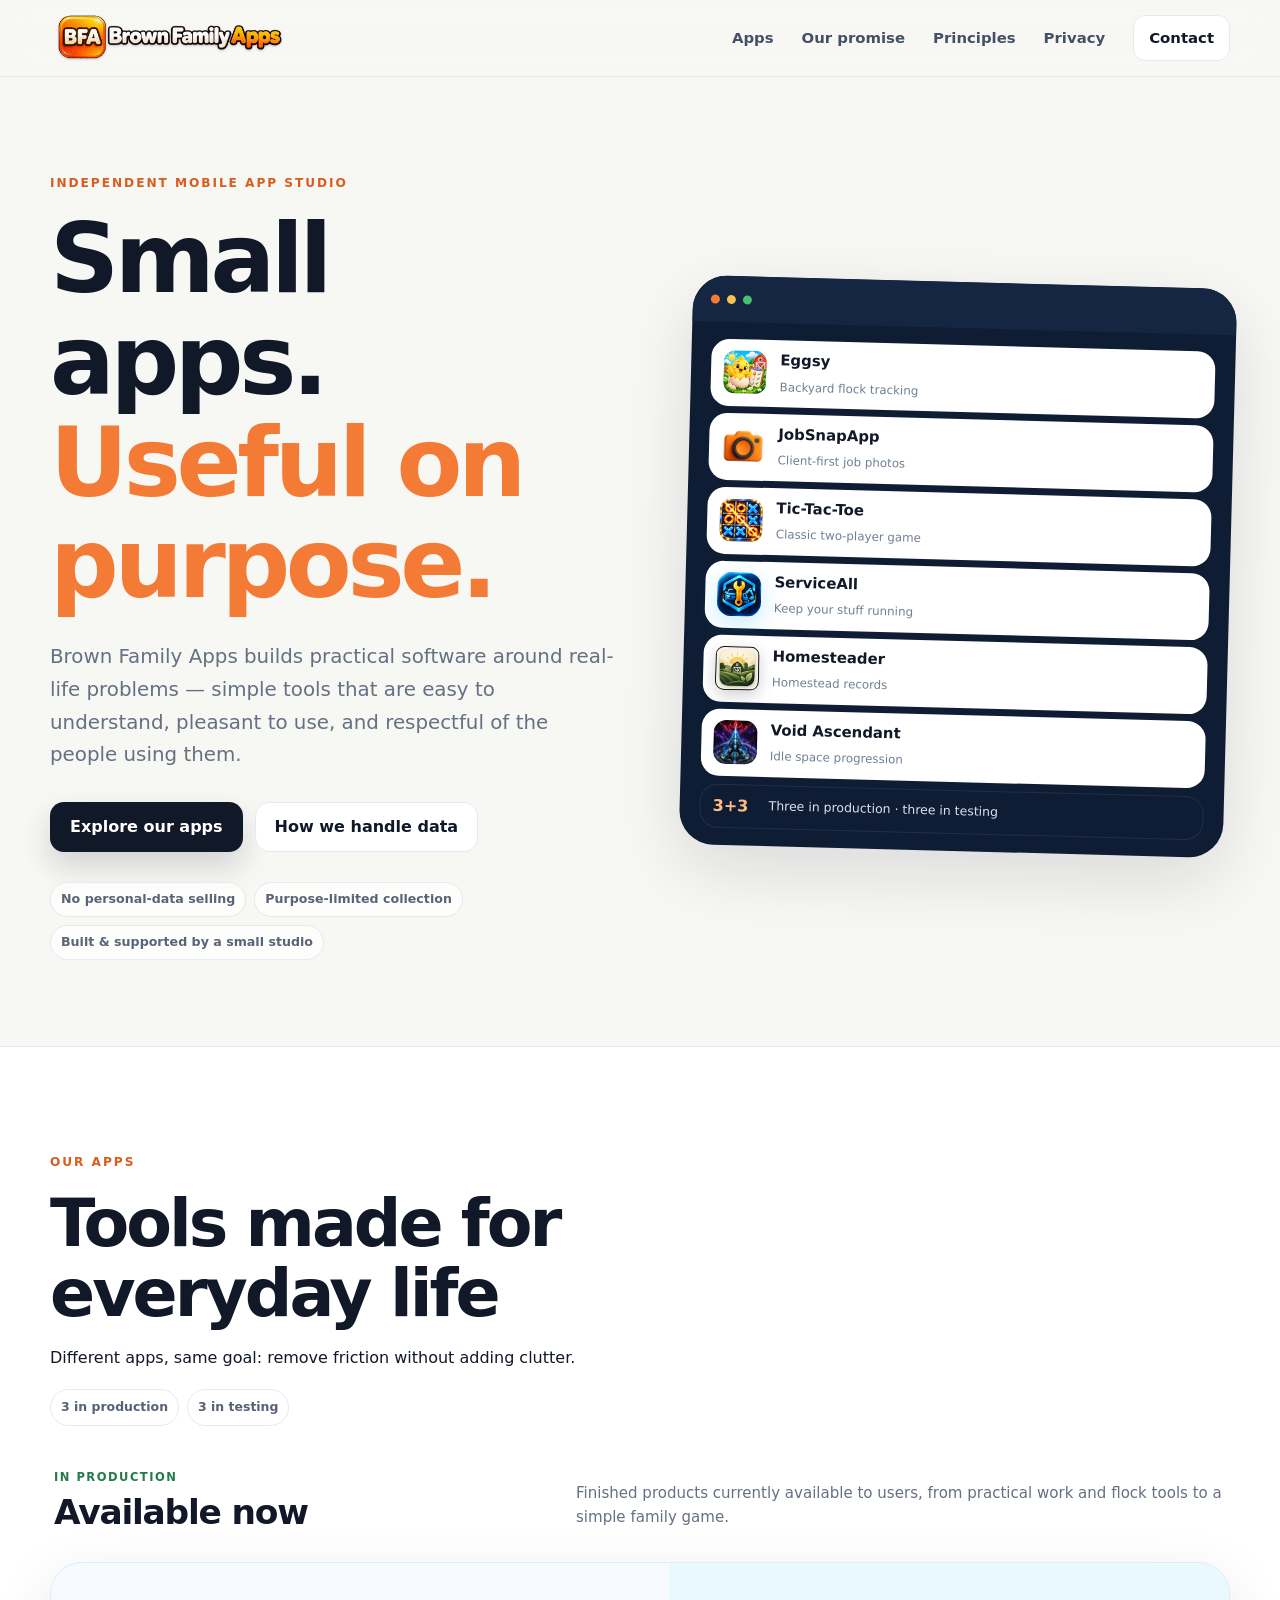
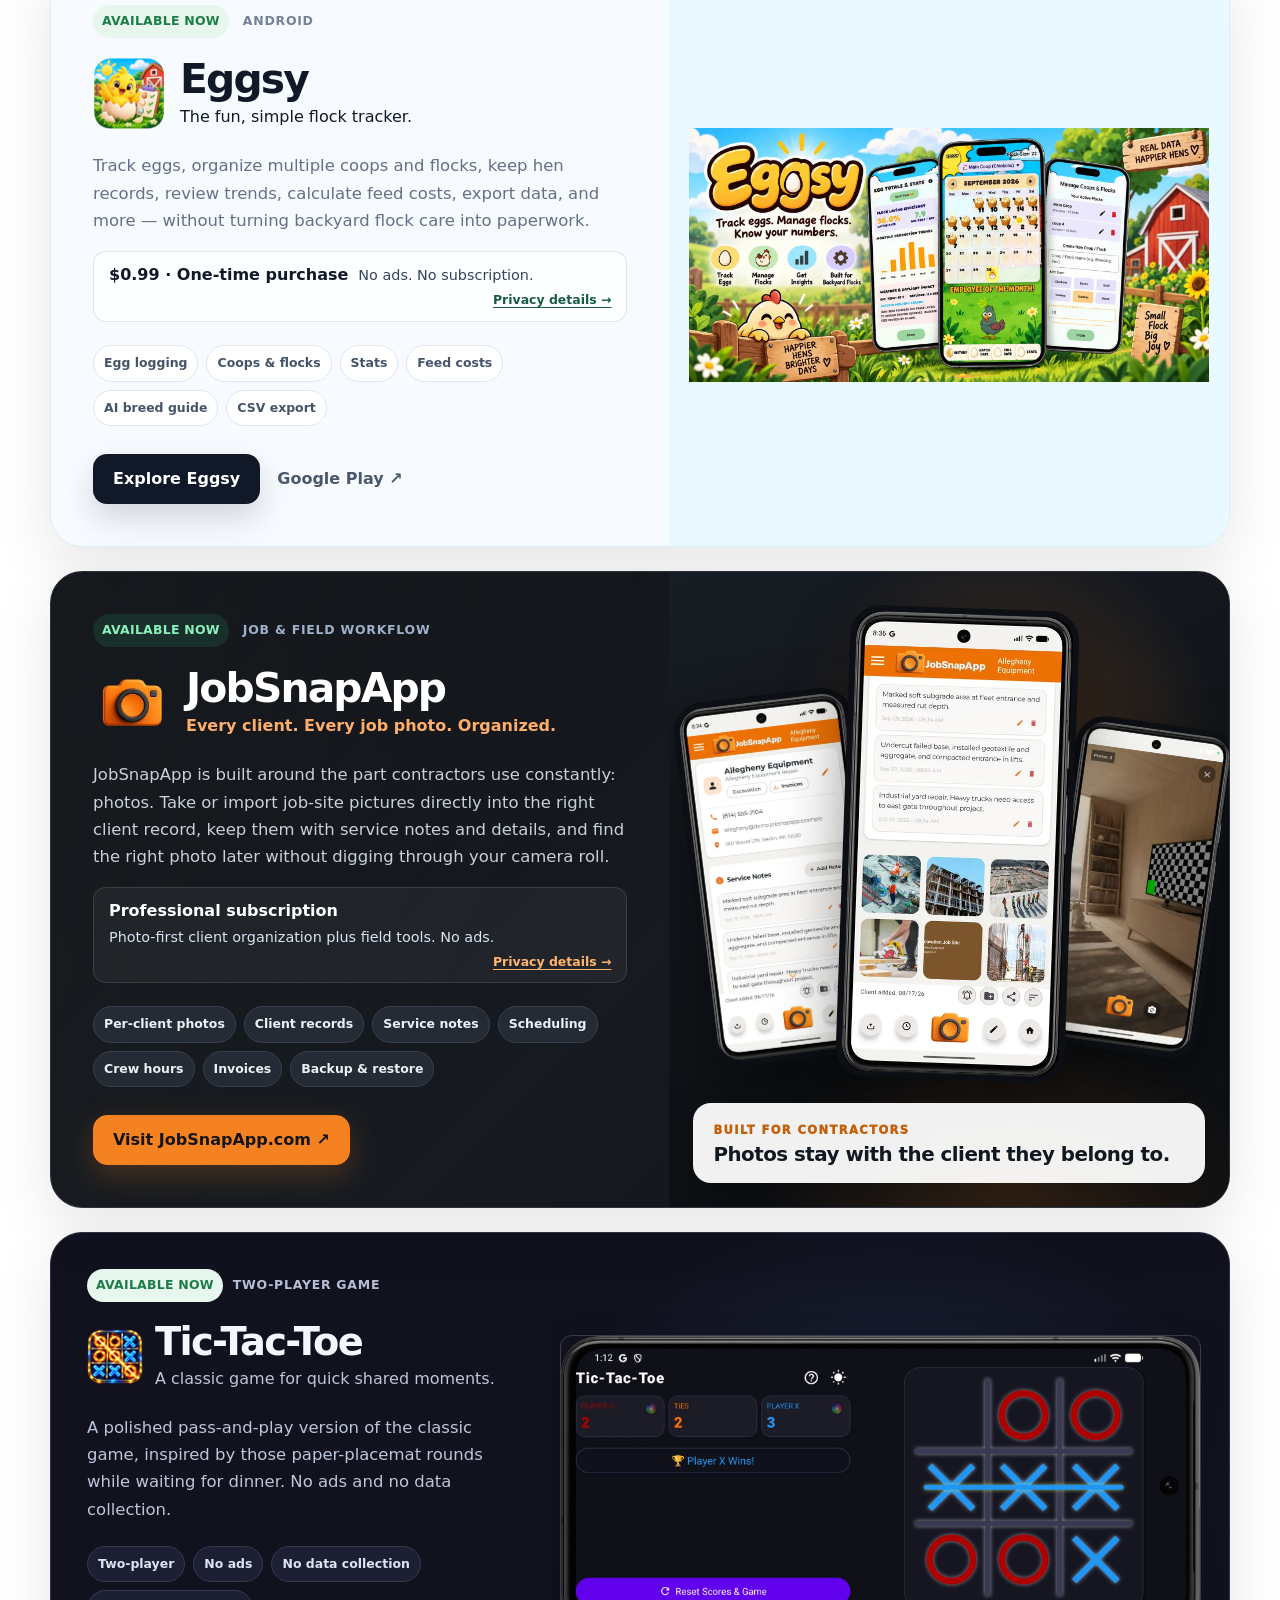
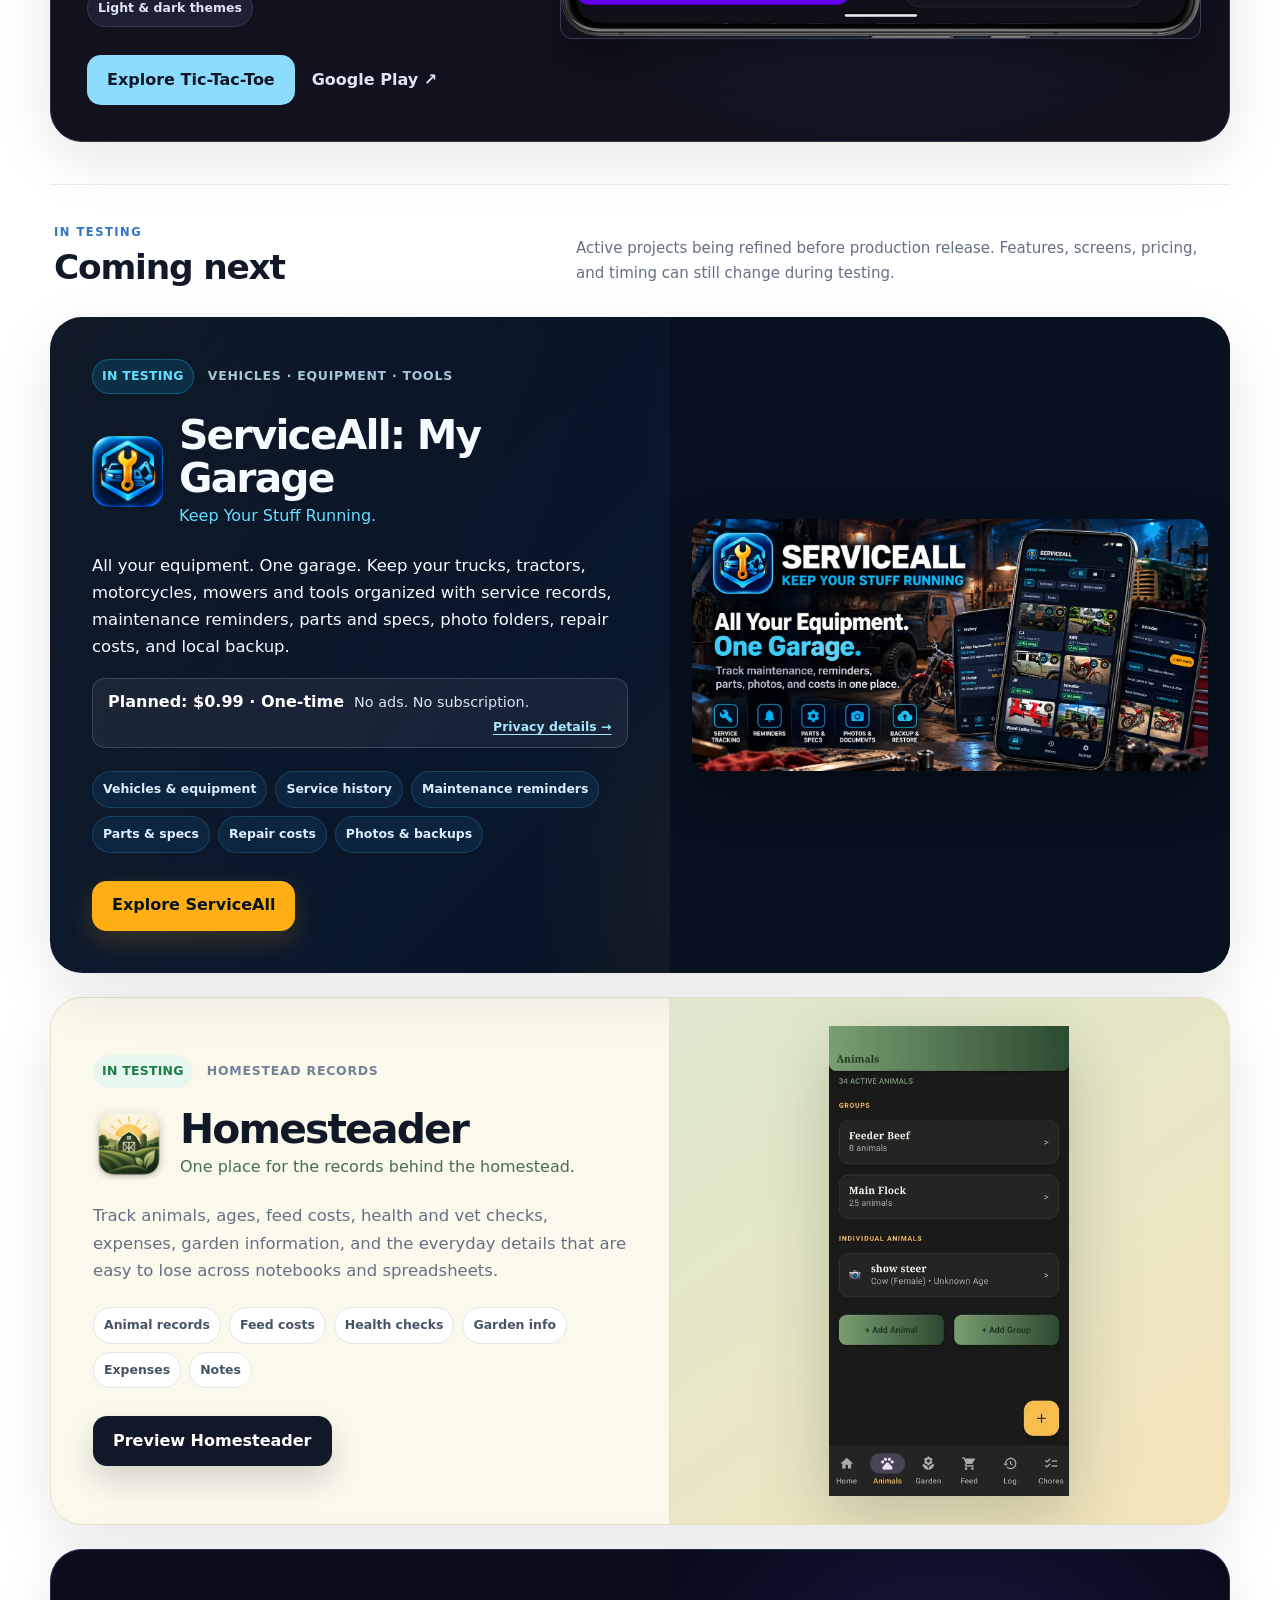
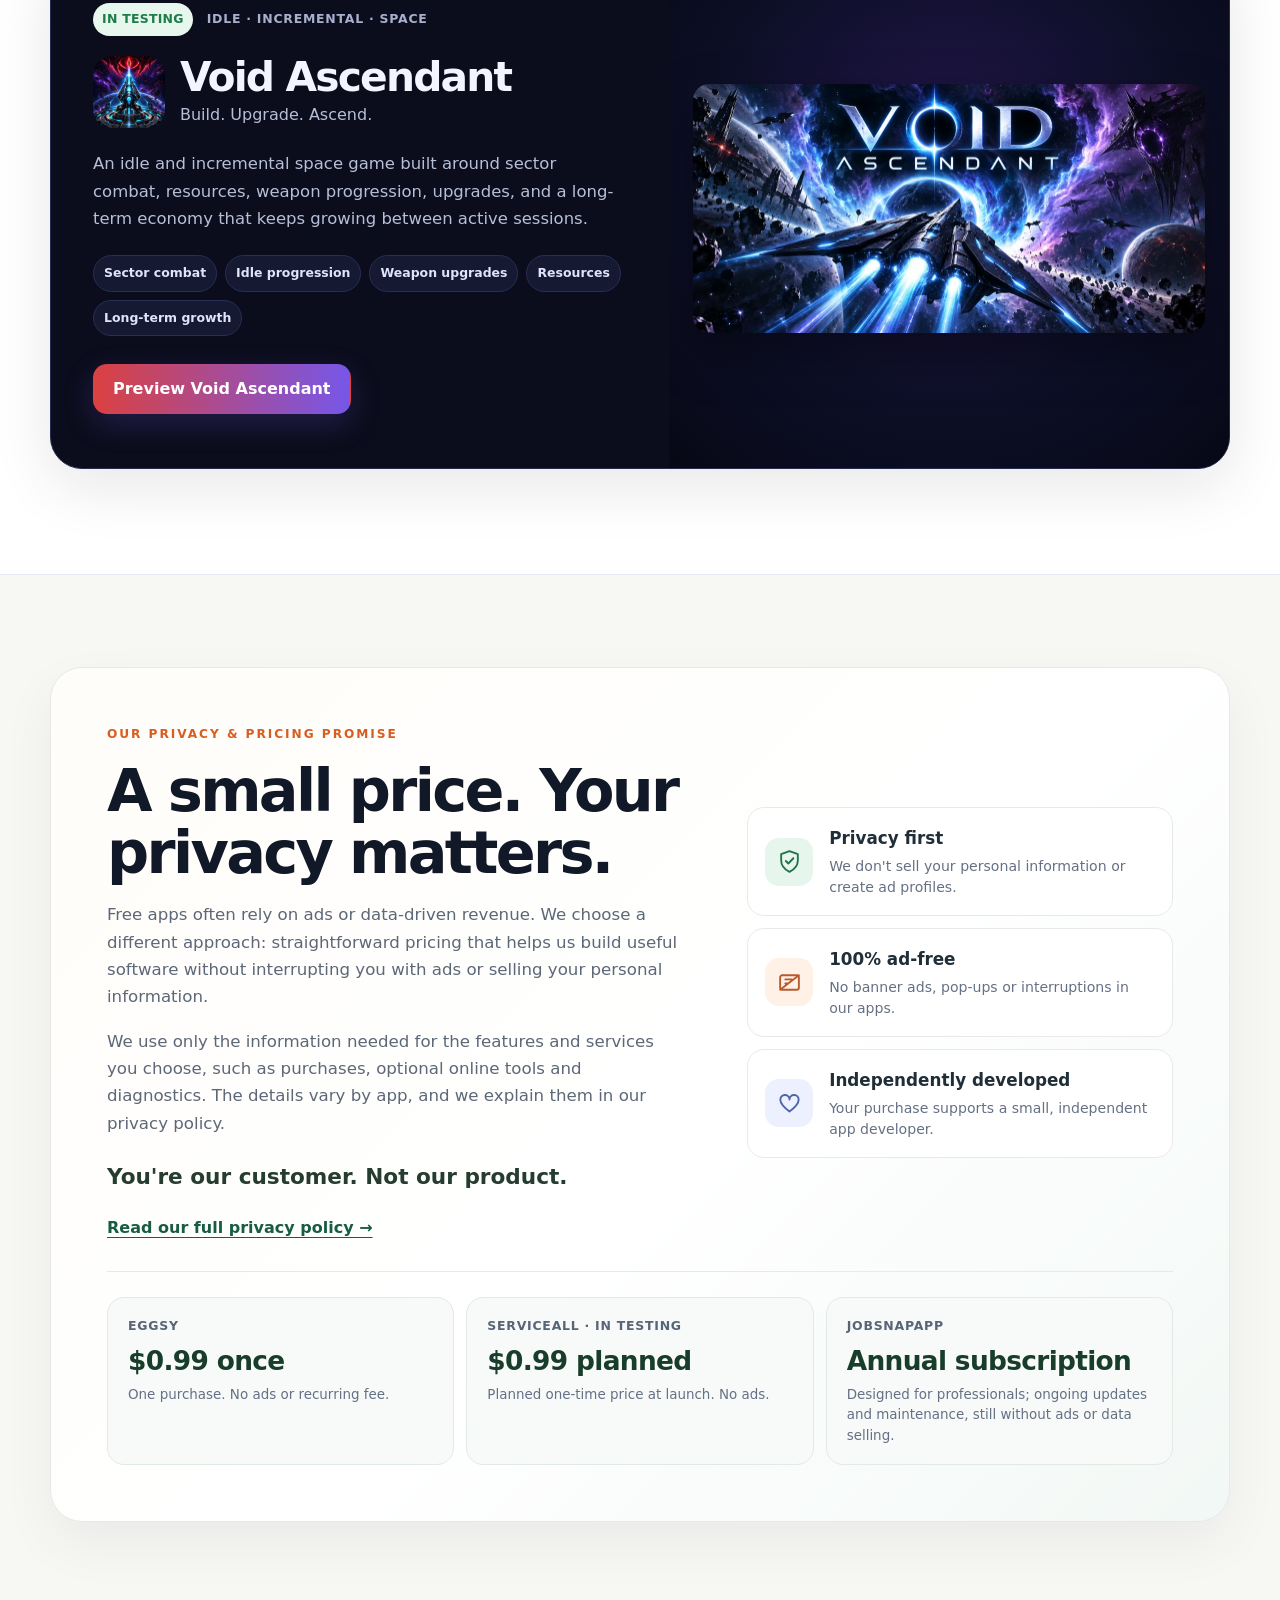
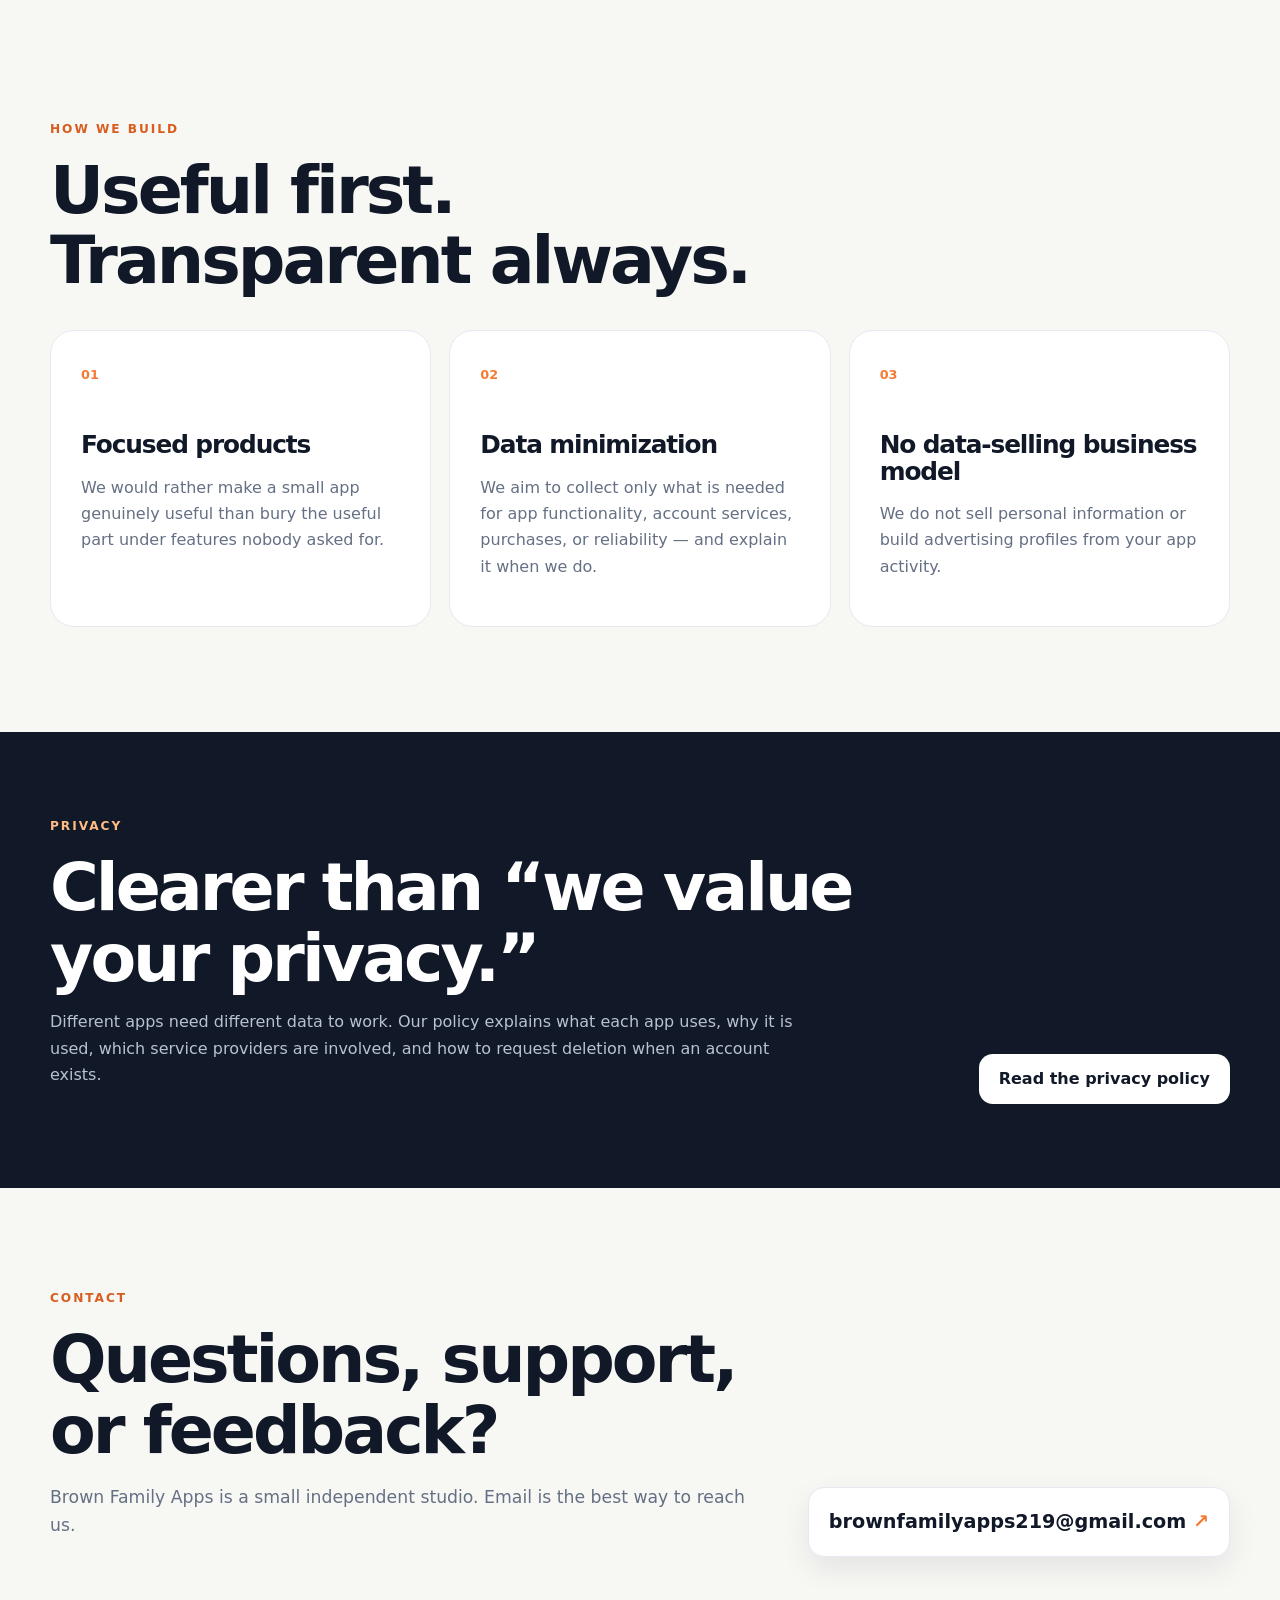
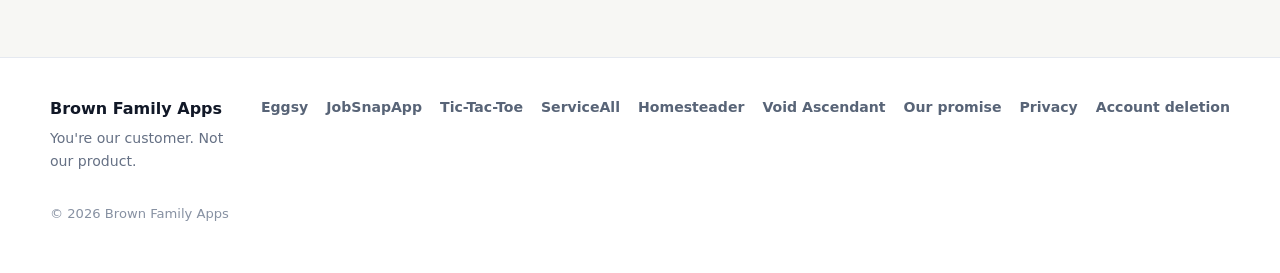
<file: index.html>
<!doctype html>
<html lang="en">
<head>
  <meta charset="utf-8">
  <meta name="viewport" content="width=device-width,initial-scale=1">
  <title>Brown Family Apps | Independent Android App Developer</title>
  <meta name="description" content="Brown Family Apps creates practical mobile apps and games including Eggsy, JobSnapApp, Tic-Tac-Toe, ServiceAll, Homesteader, and Void Ascendant.">
  <link rel="canonical" href="https://brownfamilyapps.com/">
  <meta property="og:title" content="Brown Family Apps | Independent Android App Developer">
  <meta property="og:description" content="Practical mobile apps and games built with a focused, privacy-conscious approach.">
  <meta property="og:type" content="website">
  <meta property="og:site_name" content="Brown Family Apps">
  <meta property="og:url" content="https://brownfamilyapps.com/">
  <meta property="og:image" content="https://brownfamilyapps.com/eggsy/images/eggsy-hero.webp">
  <meta name="theme-color" content="#111827">
  <link rel="icon" href="/favicon.svg" type="image/svg+xml">
  <link rel="stylesheet" href="/site.css?v=20260925-pricing2">
  <style>
    html{background:#f7f7f4}
    body{margin:0}
    img{max-width:100%;height:auto}

    /* Homepage portfolio window: use real app imagery without cropping titles. */
    .hero-card-content{gap:7px;padding:17px 20px}
    .hero-card .mini-app{padding:8px 12px;min-height:54px;text-decoration:none;color:inherit;cursor:pointer;transition:transform .18s ease,box-shadow .18s ease}
    .hero-card .mini-app:hover{transform:translateY(-1px);box-shadow:0 8px 20px rgba(0,0,0,.08)}
    .hero-card .mini-app:focus-visible{outline:3px solid #ffae13;outline-offset:2px}
    article[id]{scroll-margin-top:90px}
    .hero-card .mini-app img{width:44px;height:44px;object-fit:contain}
    .hero-card .mini-app strong{font-size:.93rem}
    .hero-card .mini-app small{font-size:.74rem}
    .hero-card .mini-app .mini-screen{
      width:44px;height:44px;border-radius:9px;object-fit:contain;object-position:center;
      background:#08111f;padding:1px;box-shadow:0 5px 15px rgba(0,0,0,.18)
    }
    .hero-card .mini-app .homestead-thumb{background:#171717}
    .jobsnap-mini-logo{
      background:transparent!important;padding:0!important;object-fit:contain!important;
      width:44px!important;height:44px!important;border-radius:9px!important
    }
    .jobsnap-brand-logo{
      background:transparent!important;padding:0!important;
      width:78px!important;height:68px!important;object-fit:contain!important;border-radius:14px!important
    }
    /* JobSnapApp now mirrors the photo-first visual language of jobsnapapp.com. */
    .jobsnap-card{
      position:relative;overflow:hidden;
      background:
        radial-gradient(circle at 86% 12%,rgba(245,130,32,.22),transparent 30%),
        linear-gradient(135deg,#0d1014 0%,#171b21 54%,#0f1217 100%)!important;
      border:1px solid #2c333d!important;color:#fff
    }
    .jobsnap-card::before{content:"";position:absolute;inset:0;pointer-events:none;background:linear-gradient(115deg,rgba(255,255,255,.035),transparent 42%)}
    .jobsnap-card .product-copy{position:relative;z-index:2}
    .jobsnap-card .product-tagline{color:#ffae69!important;font-weight:850}
    .jobsnap-card .product-copy>p{color:#c8d0d8!important}
    .jobsnap-card .feature-pills li{background:#242b34!important;border-color:#37414d!important;color:#edf1f5!important}
    .jobsnap-card .button.light{background:#f58220!important;color:#151515!important;border-color:#f58220!important;box-shadow:0 10px 30px rgba(245,130,32,.23)}
    .jobsnap-card .button.light:hover{background:#ff9d42!important;border-color:#ff9d42!important}
    .jobsnap-card .product-price{background:rgba(255,255,255,.05)!important;border-color:rgba(255,255,255,.11)!important}
    .jobsnap-card .product-price a{color:#ffb56e!important}
    .jobsnap-visual{
      min-height:560px;position:relative;overflow:hidden;padding:0!important;text-decoration:none;
      background:
        radial-gradient(circle at 60% 28%,rgba(245,130,32,.25),transparent 38%),
        linear-gradient(155deg,#181d24,#0d1014 72%)!important
    }
    .jobsnap-visual::after{
      content:"";position:absolute;inset:auto -8% -22% 14%;height:52%;
      background:radial-gradient(ellipse at center,rgba(245,130,32,.18),transparent 68%);filter:blur(4px)
    }
    .jobsnap-stage{position:relative;width:100%;height:100%;min-height:560px}
    .jobsnap-phone{
      position:absolute;overflow:hidden;background:#0c0f13;border:6px solid #0c0f13;border-radius:30px;
      box-shadow:0 24px 60px rgba(0,0,0,.42);transition:transform .22s ease
    }
    .jobsnap-phone img{display:block;width:100%;height:auto}
    .jobsnap-phone.main{width:41%;left:31%;top:36px;z-index:3;transform:rotate(2deg)}
    .jobsnap-phone.left{width:32%;left:4%;top:122px;z-index:2;transform:rotate(-7deg)}
    .jobsnap-phone.right{width:29%;right:2%;top:150px;z-index:1;transform:rotate(8deg)}
    .jobsnap-visual:hover .jobsnap-phone.main{transform:translateY(-5px) rotate(1deg)}
    .jobsnap-visual:hover .jobsnap-phone.left{transform:translateY(-3px) rotate(-6deg)}
    .jobsnap-visual:hover .jobsnap-phone.right{transform:translateY(-3px) rotate(7deg)}
    .jobsnap-message{
      position:absolute;z-index:5;left:24px;right:24px;bottom:24px;padding:18px 20px;border-radius:18px;
      background:rgba(255,255,255,.94);color:#111820;box-shadow:0 18px 44px rgba(0,0,0,.28)
    }
    .jobsnap-message span{display:block;color:#c45f0a;font-size:.72rem;font-weight:950;letter-spacing:.12em;text-transform:uppercase;margin-bottom:4px}
    .jobsnap-message strong{display:block;font-size:1.24rem;line-height:1.08;letter-spacing:-.025em}
    @media(max-width:900px){.jobsnap-visual,.jobsnap-stage{min-height:520px}}
    @media(max-width:560px){
      .jobsnap-visual,.jobsnap-stage{min-height:430px}
      .jobsnap-phone.main{width:48%;left:27%;top:26px}
      .jobsnap-phone.left{width:38%;left:0;top:105px}
      .jobsnap-phone.right{width:34%;right:-2%;top:120px}
      .jobsnap-message{left:14px;right:14px;bottom:14px;padding:14px 15px}
      .jobsnap-message strong{font-size:1.03rem}
    }
    .hero-card .studio-note.portfolio-note{margin-top:1px;padding:8px 12px}
    .hero-card .studio-note.portfolio-note p{font-size:.78rem}
    .homesteader-screen-visual{
      min-height:100%;display:flex;align-items:center;justify-content:center;padding:28px;
      background:linear-gradient(145deg,#dce8cf,#f4e3b9);text-decoration:none;overflow:hidden
    }
    .homesteader-screen{
      width:min(100%,310px);max-height:470px;height:auto!important;object-fit:contain!important;
      object-position:center;filter:drop-shadow(0 22px 34px rgba(24,53,31,.22));
      border-radius:20px;transition:transform .22s ease
    }
    .homesteader-screen-visual:hover .homesteader-screen{transform:translateY(-4px) scale(1.01)}

    .portfolio-summary{display:flex;flex-wrap:wrap;gap:8px;margin-top:18px}
    .portfolio-summary span{padding:7px 10px;border-radius:999px;background:#fff;border:1px solid var(--line);font-size:.78rem;font-weight:850;color:#556276}
    .portfolio-group{display:flex;align-items:end;justify-content:space-between;gap:24px;padding:24px 4px 8px}
    .portfolio-group:first-child{padding-top:0}
    .portfolio-group h3{font-size:clamp(1.5rem,3vw,2.15rem);letter-spacing:-.035em}
    .portfolio-group p{max-width:650px;margin:0;color:var(--muted);font-size:.94rem}
    .portfolio-group.testing{margin-top:18px;padding-top:38px;border-top:1px solid var(--line)}
    .group-label{display:block;margin-bottom:7px;font-size:.72rem;font-weight:900;text-transform:uppercase;letter-spacing:.13em;color:#247a49}
    .portfolio-group.testing .group-label{color:#3274c7}

    /* Never crop promotional art that contains app branding or titles. */
    .eggsy-card .product-visual{display:flex;align-items:center;justify-content:center;padding:20px;background:#eaf8ff}
    .eggsy-card .product-visual img{width:100%;height:auto;max-height:100%;object-fit:contain;object-position:center}

    /* ServiceAll additions */
    .serviceall-mini img{border-radius:14px;box-shadow:0 8px 24px rgba(0,174,255,.22)}
    .serviceall-card{
      grid-column:1 / -1;position:relative;overflow:hidden;
      background:radial-gradient(circle at 82% 20%,rgba(0,190,255,.16),transparent 34%),radial-gradient(circle at 70% 90%,rgba(255,164,0,.11),transparent 34%),linear-gradient(135deg,#07111f 0%,#09172b 48%,#06101d 100%);
      color:#eef9ff;border-color:rgba(31,190,255,.24)
    }
    .serviceall-card::before{content:"";position:absolute;inset:0;pointer-events:none;background:linear-gradient(115deg,rgba(255,255,255,.035),transparent 42%)}
    .serviceall-card .product-copy{position:relative;z-index:2}
    .serviceall-card h3,.serviceall-card .product-copy>p{color:#f5fbff}
    .serviceall-card .product-tagline{color:#69ddff}
    .serviceall-card .product-topline{color:#a9c6d8}
    .serviceall-card .status.building{background:rgba(0,183,255,.14);color:#65ddff;border:1px solid rgba(53,206,255,.28)}
    .serviceall-card .feature-pills li{background:rgba(15,39,66,.92);border-color:rgba(76,180,232,.2);color:#d9effc}
    .serviceall-card .button.serviceall-button{background:#ffae13;color:#08121e;border-color:#ffae13;box-shadow:0 10px 28px rgba(255,174,19,.18)}
    .serviceall-card .button.serviceall-button:hover{background:#ffc045;border-color:#ffc045}
    .serviceall-visual{min-height:380px;display:flex;align-items:center;justify-content:center;position:relative;padding:22px;text-decoration:none;overflow:hidden;background:#07111f}
    .serviceall-card .serviceall-hero-image{position:relative;z-index:1;width:100%;height:auto;max-height:470px;object-fit:contain;object-position:center;border-radius:18px;box-shadow:0 22px 48px rgba(0,0,0,.34);transition:transform .25s ease}
    .serviceall-visual:hover .serviceall-hero-image{transform:translateY(-4px) scale(1.008)}

    .app-icon-visual{display:flex;align-items:center;justify-content:center;min-height:100%;padding:46px;text-decoration:none}
    .app-icon-art{width:min(76%,360px);height:auto!important;object-fit:contain!important;border-radius:30px;filter:drop-shadow(0 24px 38px rgba(17,24,39,.2));transition:transform .22s ease}
    .app-icon-visual:hover .app-icon-art{transform:translateY(-4px) scale(1.015)}

    .tictactoe-card{grid-template-columns:minmax(0,.85fr) minmax(0,1.15fr);min-height:440px;background:#11121e;color:#f5f6ff;border:1px solid #303147}
    .tictactoe-card .product-copy{padding:36px;min-width:0}
    .tictactoe-card .product-topline{color:#b6bfd6;flex-wrap:wrap;gap:10px}
    .tictactoe-card .product-title-row{gap:12px}
    .tictactoe-card .product-title-row img{width:56px;height:56px;border-radius:14px;flex-shrink:0}
    .tictactoe-card .product-title-row h3{font-size:clamp(1.8rem,3vw,2.4rem)}
    .tictactoe-card .product-copy>p,.tictactoe-card .product-tagline{color:#bdc5d9}
    .tictactoe-card .feature-pills li{background:#1d2032;border-color:#353950;color:#dce4f6}
    .tictactoe-card .button.primary{background:#8cdcff;color:#101725;box-shadow:none}
    .tictactoe-card .button.text-button{color:#dce4f6}
    .tictactoe-card .tictactoe-visual{min-height:0;min-width:0;background:radial-gradient(ellipse at center,rgba(65,112,189,.18),transparent 75%);display:flex;align-items:center;justify-content:center;padding:32px 28px 32px 8px;text-decoration:none}
    .tictactoe-card .tictactoe-game-shot{display:block;width:100%;height:auto;max-height:none;object-fit:contain;object-position:center;border-radius:12px;border:1px solid #393b50;box-shadow:0 18px 38px rgba(0,0,0,.32)}
    @media(max-width:900px){.tictactoe-card{grid-template-columns:1fr}.tictactoe-card .tictactoe-visual{padding:0 28px 28px}.tictactoe-card .product-copy{padding:28px}}
    @media(max-width:480px){.tictactoe-card .product-copy{padding:24px}.tictactoe-card .tictactoe-visual{padding:0 16px 20px}.tictactoe-card .product-title-row h3{font-size:1.8rem}}

    .homesteader-card{background:#fbf8ec;border:1px solid #e9e2c9}
    .homesteader-card .product-tagline{color:#47704a}
    .homesteader-visual{background:linear-gradient(145deg,#f7e9bd,#dce9c8)}

    .void-card{background:#0b0d1c;color:#f2f4ff;border:1px solid #262b50}
    .void-card .product-topline{color:#a8b0ce}
    .void-card .product-copy>p,.void-card .product-tagline{color:#b7bfd7!important}
    .void-card .feature-pills li{background:#151932;border-color:#282e55;color:#dfe4fb}
    .void-card .button.void-button{background:linear-gradient(90deg,#db4141,#7657e9);color:#fff;box-shadow:0 10px 30px rgba(118,87,233,.22)}
    .void-visual{background:radial-gradient(circle at 50% 42%,#24164d,#0d0f27 58%,#070815 100%)}
    .void-card .void-visual{min-width:0;min-height:0;padding:24px;display:flex;align-items:center;justify-content:center}
    .void-card .void-feature-art{display:block;width:100%;height:auto;object-fit:contain;border-radius:16px;box-shadow:0 20px 50px rgba(0,0,0,.4)}

    @media(max-width:760px){
      .portfolio-group{align-items:flex-start;flex-direction:column;gap:8px}
      .serviceall-card{grid-column:auto}
      .serviceall-visual{min-height:260px;padding:12px}
      .serviceall-hero-image{max-height:340px}
      .tictactoe-visual{min-height:260px;padding:12px}
      .tictactoe-game-shot{max-height:330px}
      .app-icon-visual{min-height:330px;padding:30px}
      .app-icon-art{width:min(70vw,300px)}
      .eggsy-card .product-visual{padding:14px;min-height:300px}
    }
  </style>

  <script type="application/ld+json">
  {
    "@context": "https://schema.org",
    "@type": "Organization",
    "@id": "https://brownfamilyapps.com/#organization",
    "name": "Brown Family Apps",
    "url": "https://brownfamilyapps.com/",
    "description": "Brown Family Apps is an independent mobile app studio creating practical Android apps and games, including Eggsy, JobSnapApp, Tic-Tac-Toe, ServiceAll, Homesteader, and Void Ascendant.",
    "email": "brownfamilyapps219@gmail.com",
    "contactPoint": {
      "@type": "ContactPoint",
      "contactType": "customer support",
      "email": "brownfamilyapps219@gmail.com"
    },
    "sameAs": [
      "https://play.google.com/store/apps/developer?id=Brown+Family+Apps"
    ]
  }
  </script>


  <script type="application/ld+json">
  {
    "@context": "https://schema.org",
    "@type": "WebSite",
    "@id": "https://brownfamilyapps.com/#website",
    "url": "https://brownfamilyapps.com/",
    "name": "Brown Family Apps",
    "publisher": {
      "@id": "https://brownfamilyapps.com/#organization"
    }
  }
  </script>

</head>
<body>
  <header class="site-header">
    <div class="shell nav-wrap">
      <a class="brand" href="/" aria-label="Brown Family Apps home"><img class="site-logo" src="/assets/branding/bfa-logo.png" width="400" height="125" alt="Brown Family Apps" decoding="async"></a>
      <button class="menu-toggle" type="button" aria-label="Open menu" aria-expanded="false">Menu</button>
      <nav class="nav-links" aria-label="Primary navigation">
        <a href="#apps">Apps</a><a href="#our-promise">Our promise</a><a href="#principles">Principles</a><a href="/privacy.html">Privacy</a><a class="nav-contact" href="mailto:brownfamilyapps219@gmail.com">Contact</a>
      </nav>
    </div>
  </header>

  <main>
    <section class="hero shell">
      <div class="hero-copy">
        <p class="eyebrow">Independent mobile app studio</p>
        <h1>Small apps.<br><span>Useful on purpose.</span></h1>
        <p class="hero-text">Brown Family Apps builds practical software around real-life problems — simple tools that are easy to understand, pleasant to use, and respectful of the people using them.</p>
        <div class="hero-actions"><a class="button primary" href="#apps">Explore our apps</a><a class="button secondary" href="/privacy.html">How we handle data</a></div>
        <div class="trust-row" aria-label="Brown Family Apps principles"><span>No personal-data selling</span><span>Purpose-limited collection</span><span>Built & supported by a small studio</span></div>
      </div>
      <div class="hero-card" aria-label="Jump to an app">
        <div class="window-top"><span></span><span></span><span></span></div>
        <div class="hero-card-content">
          <a class="mini-app eggsy-mini" href="#eggsy"><img src="/eggsy/images/eggsy-app-icon.webp" alt="" width="44" height="44" decoding="async"><div><strong>Eggsy</strong><small>Backyard flock tracking</small></div></a>
          <a class="mini-app jobsnap-mini" href="#jobsnapapp"><img width="44" height="44" decoding="async" class="jobsnap-mini-logo" src="/assets/apps/jobsnap-camera.webp" alt=""><div><strong>JobSnapApp</strong><small>Client-first job photos</small></div></a>
          <a class="mini-app tictactoe-mini" href="#tictactoe"><img src="/assets/favicons/tictactoe.ico" alt="" width="44" height="44" decoding="async"><div><strong>Tic-Tac-Toe</strong><small>Classic two-player game</small></div></a>
          <a class="mini-app serviceall-mini" href="#serviceall"><img src="/serviceall-icon.webp" alt="" width="44" height="44" decoding="async"><div><strong>ServiceAll</strong><small>Keep your stuff running</small></div></a>
          <a class="mini-app homesteader-mini" href="#homesteader"><img width="44" height="44" decoding="async" class="mini-screen homestead-thumb" src="/assets/apps/homesteader-icon.webp" alt=""><div><strong>Homesteader</strong><small>Homestead records</small></div></a>
          <a class="mini-app void-mini" href="#void-ascendant"><img src="/assets/apps/void-ascendant-icon.webp" alt="" width="44" height="44" decoding="async"><div><strong>Void Ascendant</strong><small>Idle space progression</small></div></a>
          <div class="studio-note portfolio-note"><span>3+3</span><p>Three in production · three in testing</p></div>
        </div>
      </div>
    </section>

    <section class="apps-section" id="apps">
      <div class="shell">
        <div class="section-heading">
          <p class="eyebrow">Our apps</p>
          <h2>Tools made for everyday life</h2>
          <p>Different apps, same goal: remove friction without adding clutter.</p>
          <div class="portfolio-summary"><span>3 in production</span><span>3 in testing</span></div>
        </div>

        <div class="product-grid">
          <div class="portfolio-group"><div><span class="group-label">In production</span><h3>Available now</h3></div><p>Finished products currently available to users, from practical work and flock tools to a simple family game.</p></div>

          <article class="product-card eggsy-card" id="eggsy">
            <div class="product-copy">
              <div class="product-topline"><span class="status live">Available now</span><span>Android</span></div>
              <div class="product-title-row"><img src="/eggsy/images/eggsy-app-icon.webp" alt="Eggsy app icon"><div><h3>Eggsy</h3><p class="product-tagline">The fun, simple flock tracker.</p></div></div>
              <p>Track eggs, organize multiple coops and flocks, keep hen records, review trends, calculate feed costs, export data, and more — without turning backyard flock care into paperwork.</p>
              <div class="product-price"><strong>$0.99 · One-time purchase</strong><span>No ads. No subscription.</span><a href="/privacy.html#eggsy">Privacy details &rarr;</a></div>
              <ul class="feature-pills" aria-label="Eggsy features"><li>Egg logging</li><li>Coops & flocks</li><li>Stats</li><li>Feed costs</li><li>AI breed guide</li><li>CSV export</li></ul>
              <div class="card-actions"><a class="button primary" href="/eggsy/">Explore Eggsy</a><a class="button text-button" href="https://play.google.com/store/apps/details?id=com.brownfamapps.eggcount" target="_blank" rel="noopener">Google Play ↗</a></div>
            </div>
            <a class="product-visual" href="/eggsy/" aria-label="View Eggsy website"><img loading="lazy" decoding="async" src="/eggsy/images/eggsy-banner.webp" alt="Eggsy promotional graphic with the Eggsy name and app screens"></a>
          </article>

          <article class="product-card jobsnap-card" id="jobsnapapp">
            <div class="product-copy">
              <div class="product-topline"><span class="status live">Available now</span><span>Job & field workflow</span></div>
              <div class="product-title-row"><img loading="lazy" decoding="async" class="jobsnap-brand-logo" src="/assets/apps/jobsnap-camera.webp" alt="JobSnapApp camera logo"><div><h3>JobSnapApp</h3><p class="product-tagline">Every client. Every job photo. Organized.</p></div></div>
              <p>JobSnapApp is built around the part contractors use constantly: photos. Take or import job-site pictures directly into the right client record, keep them with service notes and details, and find the right photo later without digging through your camera roll.</p>
              <div class="product-price"><strong>Professional subscription</strong><span>Photo-first client organization plus field tools. No ads.</span><a href="/privacy.html#jobsnapapp">Privacy details &rarr;</a></div>
              <ul class="feature-pills dark-pills" aria-label="JobSnap features"><li>Per-client photos</li><li>Client records</li><li>Service notes</li><li>Scheduling</li><li>Crew hours</li><li>Invoices</li><li>Backup &amp; restore</li></ul>
              <div class="card-actions"><a class="button light" href="https://www.jobsnapapp.com" target="_blank" rel="noopener">Visit JobSnapApp.com ↗</a></div>
            </div>
            <a class="jobsnap-visual jobsnap-real-visual" href="https://www.jobsnapapp.com" target="_blank" rel="noopener" aria-label="Visit JobSnapApp.com and see its client-first photo workflow">
              <div class="jobsnap-stage" aria-hidden="true">
                <div class="jobsnap-phone left"><img src="[data-uri]" alt=""></div>
                <div class="jobsnap-phone main"><img src="[data-uri]" alt=""></div>
                <div class="jobsnap-phone right"><img src="[data-uri]" alt=""></div>
                <div class="jobsnap-message"><span>Built for contractors</span><strong>Photos stay with the client they belong to.</strong></div>
              </div>
            </a>
          </article>

          <article class="product-card tictactoe-card" id="tictactoe">
            <div class="product-copy">
              <div class="product-topline"><span class="status live">Available now</span><span>Two-player game</span></div>
              <div class="product-title-row"><img loading="lazy" decoding="async" src="/assets/favicons/tictactoe.ico" alt="Tic-Tac-Toe app icon"><div><h3>Tic-Tac-Toe</h3><p class="product-tagline">A classic game for quick shared moments.</p></div></div>
              <p>A polished pass-and-play version of the classic game, inspired by those paper-placemat rounds while waiting for dinner. No ads and no data collection.</p>
              <ul class="feature-pills" aria-label="Tic-Tac-Toe features"><li>Two-player</li><li>No ads</li><li>No data collection</li><li>Light & dark themes</li></ul>
              <div class="card-actions"><a class="button primary" href="/tictactoe.html">Explore Tic-Tac-Toe</a><a class="button text-button" href="https://play.google.com/store/apps/details?id=com.jobsnapapp.tictactoe" target="_blank" rel="noopener">Google Play ↗</a></div>
            </div>
            <a class="product-visual tictactoe-visual" href="/tictactoe.html" aria-label="View Tic-Tac-Toe"><img loading="lazy" decoding="async" class="tictactoe-game-shot" src="/assets/apps/tictactoe-game-landscape-optimized.webp" alt="Tic-Tac-Toe gameplay showing the score, player turn, and game board"></a>
          </article>

          <div class="portfolio-group testing"><div><span class="group-label">In testing</span><h3>Coming next</h3></div><p>Active projects being refined before production release. Features, screens, pricing, and timing can still change during testing.</p></div>

          <article class="product-card serviceall-card" id="serviceall">
            <div class="product-copy">
              <div class="product-topline"><span class="status building">In testing</span><span>Vehicles · Equipment · Tools</span></div>
              <div class="product-title-row"><img loading="lazy" decoding="async" src="/serviceall-icon.webp" alt="ServiceAll app icon"><div><h3>ServiceAll: My Garage</h3><p class="product-tagline">Keep Your Stuff Running.</p></div></div>
              <p>All your equipment. One garage. Keep your trucks, tractors, motorcycles, mowers and tools organized with service records, maintenance reminders, parts and specs, photo folders, repair costs, and local backup.</p>
              <div class="product-price"><strong>Planned: $0.99 · One-time</strong><span>No ads. No subscription.</span><a href="/privacy.html#serviceall">Privacy details &rarr;</a></div>
              <ul class="feature-pills dark-pills" aria-label="ServiceAll features"><li>Vehicles &amp; equipment</li><li>Service history</li><li>Maintenance reminders</li><li>Parts &amp; specs</li><li>Repair costs</li><li>Photos &amp; backups</li></ul>
              <div class="card-actions"><a class="button serviceall-button" href="/serviceall.html">Explore ServiceAll</a></div>
            </div>
            <a class="product-visual serviceall-visual" href="/serviceall.html" aria-label="Explore ServiceAll My Garage"><img class="serviceall-hero-image" src="/assets/serviceall/feature-banner.webp" width="1440" height="703" alt="ServiceAll: All Your Equipment, One Garage. Maintenance, history and photo features displayed using the app screens" loading="lazy" decoding="async"></a>
          </article>

          <article class="product-card homesteader-card" id="homesteader">
            <div class="product-copy">
              <div class="product-topline"><span class="status building">In testing</span><span>Homestead records</span></div>
              <div class="product-title-row"><img loading="lazy" decoding="async" src="/assets/apps/homesteader-icon.webp" alt="Homesteader app icon"><div><h3>Homesteader</h3><p class="product-tagline">One place for the records behind the homestead.</p></div></div>
              <p>Track animals, ages, feed costs, health and vet checks, expenses, garden information, and the everyday details that are easy to lose across notebooks and spreadsheets.</p>
              <ul class="feature-pills" aria-label="Homesteader features"><li>Animal records</li><li>Feed costs</li><li>Health checks</li><li>Garden info</li><li>Expenses</li><li>Notes</li></ul>
              <div class="card-actions"><a class="button primary" href="/homesteader.html">Preview Homesteader</a></div>
            </div>
            <a class="product-visual homesteader-screen-visual" href="/homesteader.html" aria-label="View Homesteader"><img loading="lazy" decoding="async" class="homesteader-screen" src="/assets/apps/homesteader-animals.webp" alt="Homesteader Animals screen showing animal groups, individual animals, and navigation"></a>
          </article>

          <article class="product-card void-card" id="void-ascendant">
            <div class="product-copy">
              <div class="product-topline"><span class="status building">In testing</span><span>Idle · Incremental · Space</span></div>
              <div class="product-title-row"><img loading="lazy" decoding="async" src="/assets/apps/void-ascendant-icon.webp" alt="Void Ascendant app icon"><div><h3>Void Ascendant</h3><p class="product-tagline">Build. Upgrade. Ascend.</p></div></div>
              <p>An idle and incremental space game built around sector combat, resources, weapon progression, upgrades, and a long-term economy that keeps growing between active sessions.</p>
              <ul class="feature-pills dark-pills" aria-label="Void Ascendant features"><li>Sector combat</li><li>Idle progression</li><li>Weapon upgrades</li><li>Resources</li><li>Long-term growth</li></ul>
              <div class="card-actions"><a class="button void-button" href="/void-ascendant.html">Preview Void Ascendant</a></div>
            </div>
            <a class="product-visual app-icon-visual void-visual" href="/void-ascendant.html" aria-label="View Void Ascendant"><img class="void-feature-art" src="/assets/apps/void-ascendant-feature.webp" width="1024" height="500" loading="lazy" alt="Void Ascendant feature artwork with a spacecraft, planets, and a blue and purple cosmic sky" decoding="async"></a>
          </article>
        </div>
      </div>
    </section>


    <section class="promise-section" id="our-promise" aria-labelledby="promise-heading">
      <div class="shell promise-panel">
        <div class="promise-top">
          <div class="promise-story">
            <p class="eyebrow">Our privacy &amp; pricing promise</p>
            <h2 id="promise-heading">A small price. Your privacy matters.</h2>
            <p>Free apps often rely on ads or data-driven revenue. We choose a different approach: straightforward pricing that helps us build useful software without interrupting you with ads or selling your personal information.</p>
            <p>We use only the information needed for the features and services you choose, such as purchases, optional online tools and diagnostics. The details vary by app, and we explain them in our privacy policy.</p>
            <p class="promise-quote">You're our customer. Not our product.</p>
            <a class="promise-policy-link" href="/privacy.html">Read our full privacy policy &rarr;</a>
          </div>
          <div class="promise-badges" aria-label="Our commitments">
            <div class="promise-badge">
              <span class="promise-icon" aria-hidden="true"><svg viewBox="0 0 24 24"><path d="M12 2 20 5v6c0 5-3.3 8.6-8 11-4.7-2.4-8-6-8-11V5l8-3Z"/><path d="m8.5 11.5 2.4 2.4 4.8-5"/></svg></span>
              <div><strong>Privacy first</strong><p>We don't sell your personal information or create ad profiles.</p></div>
            </div>
            <div class="promise-badge">
              <span class="promise-icon" aria-hidden="true"><svg viewBox="0 0 24 24"><rect x="3" y="5" width="18" height="14" rx="2"/><path d="M3 19 21 5M8 9h6M8 13h2"/></svg></span>
              <div><strong>100% ad-free</strong><p>No banner ads, pop-ups or interruptions in our apps.</p></div>
            </div>
            <div class="promise-badge">
              <span class="promise-icon" aria-hidden="true"><svg viewBox="0 0 24 24"><path d="M20.8 8.4c0 4.7-8.8 11.3-8.8 11.3S3.2 13.1 3.2 8.4a4.4 4.4 0 0 1 8.8-.3 4.4 4.4 0 0 1 8.8.3Z"/></svg></span>
              <div><strong>Independently developed</strong><p>Your purchase supports a small, independent app developer.</p></div>
            </div>
          </div>
        </div>
        <div class="promise-tiers" aria-label="How our apps are priced">
          <div class="promise-tier"><span>Eggsy</span><strong>$0.99 once</strong><p>One purchase. No ads or recurring fee.</p></div>
          <div class="promise-tier"><span>ServiceAll · In testing</span><strong>$0.99 planned</strong><p>Planned one-time price at launch. No ads.</p></div>
          <div class="promise-tier"><span>JobSnapApp</span><strong>Annual subscription</strong><p>Designed for professionals; ongoing updates and maintenance, still without ads or data selling.</p></div>
        </div>
      </div>
    </section>

    <section class="principles shell" id="principles">
      <div class="section-heading compact"><p class="eyebrow">How we build</p><h2>Useful first. Transparent always.</h2></div>
      <div class="principle-grid">
        <article><span class="number">01</span><h3>Focused products</h3><p>We would rather make a small app genuinely useful than bury the useful part under features nobody asked for.</p></article>
        <article><span class="number">02</span><h3>Data minimization</h3><p>We aim to collect only what is needed for app functionality, account services, purchases, or reliability — and explain it when we do.</p></article>
        <article><span class="number">03</span><h3>No data-selling business model</h3><p>We do not sell personal information or build advertising profiles from your app activity.</p></article>
      </div>
    </section>

    <section class="privacy-callout"><div class="shell privacy-inner"><div><p class="eyebrow light-eyebrow">Privacy</p><h2>Clearer than “we value your privacy.”</h2><p>Different apps need different data to work. Our policy explains what each app uses, why it is used, which service providers are involved, and how to request deletion when an account exists.</p></div><a class="button light" href="/privacy.html">Read the privacy policy</a></div></section>
    <section class="contact shell" id="contact"><div><p class="eyebrow">Contact</p><h2>Questions, support, or feedback?</h2><p>Brown Family Apps is a small independent studio. Email is the best way to reach us.</p></div><a class="contact-email" href="mailto:brownfamilyapps219@gmail.com">brownfamilyapps219@gmail.com <span>↗</span></a></section>
  </main>

  <footer class="site-footer">
    <div class="shell footer-inner">
      <div><strong>Brown Family Apps</strong><span>You're our customer. Not our product.</span></div>
      <nav aria-label="Footer navigation"><a href="/eggsy/">Eggsy</a><a href="https://www.jobsnapapp.com" target="_blank" rel="noopener">JobSnapApp</a><a href="/tictactoe.html">Tic-Tac-Toe</a><a href="/serviceall.html">ServiceAll</a><a href="/homesteader.html">Homesteader</a><a href="/void-ascendant.html">Void Ascendant</a><a href="/#our-promise">Our promise</a><a href="/privacy.html">Privacy</a><a href="/account-deletion.html">Account deletion</a></nav>
      <p>© <span id="year"></span> Brown Family Apps</p>
    </div>
  </footer>

  <script>
    document.getElementById('year').textContent = new Date().getFullYear();
    const toggle = document.querySelector('.menu-toggle');
    const nav = document.querySelector('.nav-links');
    const closeMenu = () => {
      nav?.classList.remove('open');
      toggle?.setAttribute('aria-expanded', 'false');
    };
    toggle?.addEventListener('click', () => {
      const open = nav?.classList.toggle('open') ?? false;
      toggle.setAttribute('aria-expanded', String(open));
    });
    nav?.querySelectorAll('a').forEach(link => {
      link.addEventListener('click', closeMenu);
    });
  </script>
</body>
</html>
</file>
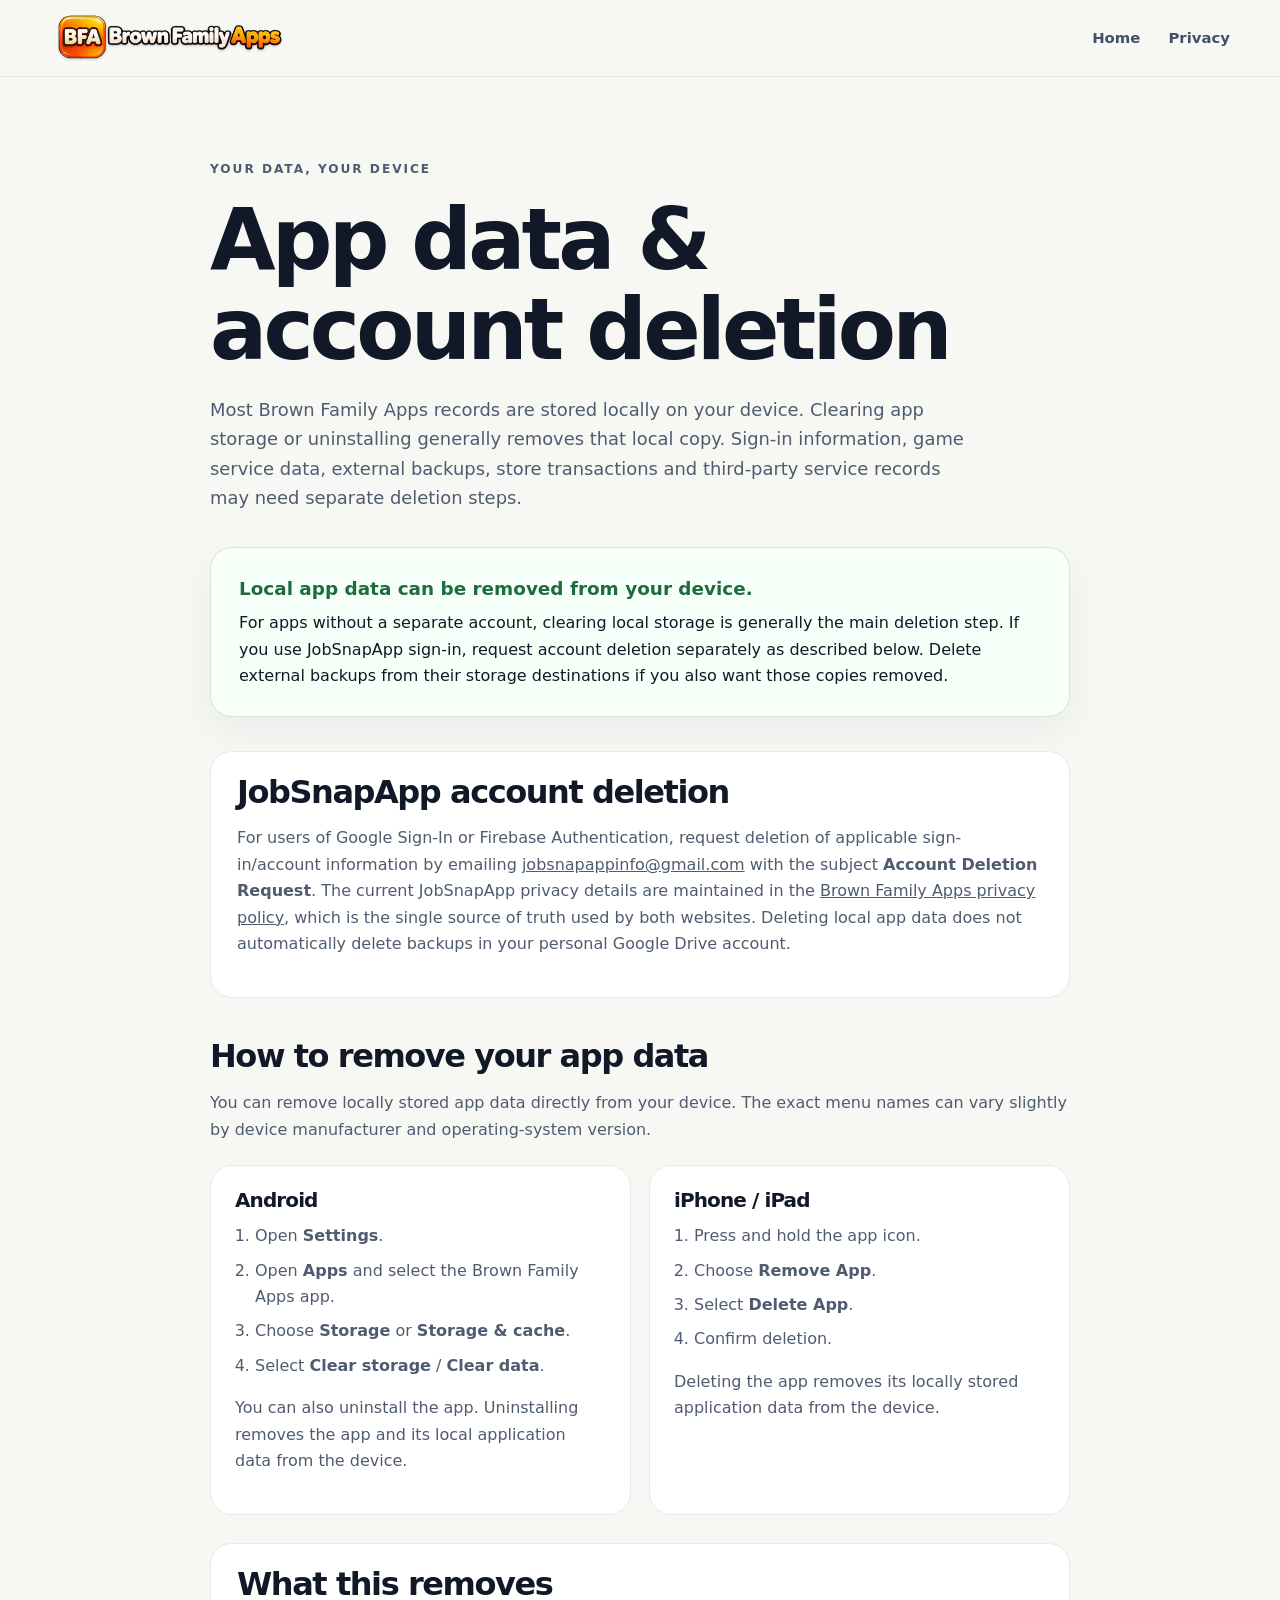
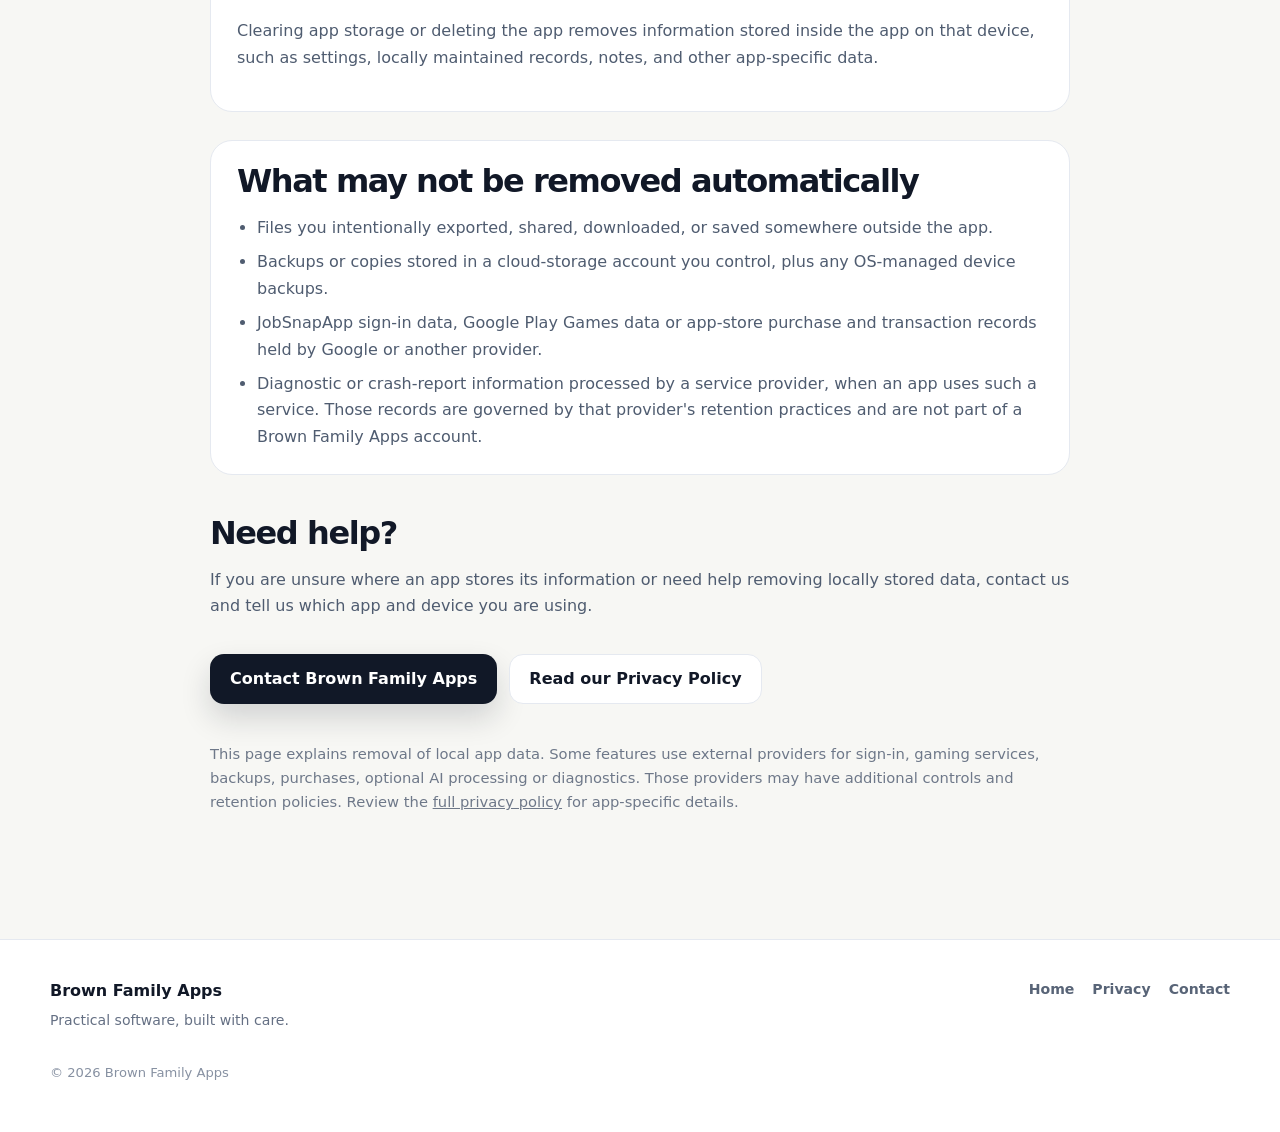
<file: account-deletion.html>
<!doctype html>
<html lang="en">
<head>
  <meta charset="utf-8">
  <meta name="viewport" content="width=device-width,initial-scale=1">
  <title>App Data & Account Deletion — Brown Family Apps</title>
  <meta name="description" content="Delete locally stored Brown Family Apps records, manage external backups, and find the separate JobSnapApp account deletion request process.">
  <link rel="canonical" href="https://www.brownfamilyapps.com/account-deletion.html">
  <link rel="icon" href="/favicon.svg" type="image/svg+xml">
  <link rel="stylesheet" href="/site.css?v=20261001-mobile-nav">

  <style>
    .delete-page{
      width:min(860px,calc(100% - 40px));
      margin:0 auto;
      padding:82px 0 110px;
    }
    .delete-page h1{
      font-size:clamp(3rem,7vw,5.3rem);
      max-width:820px;
    }
    .delete-page h2{
      font-size:clamp(1.55rem,3vw,2rem);
      margin:42px 0 12px;
    }
    .delete-page p,
    .delete-page li{
      color:#4f5c70;
    }
    .lead{
      max-width:760px;
      font-size:1.12rem;
      margin-top:20px;
    }
    .notice{
      margin:34px 0;
      padding:26px 28px;
      border:1px solid #d8e4dc;
      border-radius:22px;
      background:#f7fff9;
      box-shadow:0 16px 40px rgba(17,24,39,.05);
    }
    .notice strong{
      display:block;
      color:#1d6c3e;
      font-size:1.15rem;
      margin-bottom:6px;
    }
    .steps{
      display:grid;
      grid-template-columns:repeat(2,minmax(0,1fr));
      gap:18px;
      margin-top:22px;
    }
    .step-card{
      padding:24px;
      border:1px solid var(--line);
      border-radius:22px;
      background:#fff;
    }
    .step-card h3{
      font-size:1.25rem;
      margin-bottom:10px;
    }
    .step-card ol{
      margin:12px 0 0;
      padding-left:20px;
    }
    .step-card li + li{
      margin-top:8px;
    }
    .info-box{
      margin-top:28px;
      padding:24px 26px;
      background:#fff;
      border:1px solid var(--line);
      border-radius:22px;
    }
    .info-box ul{
      padding-left:20px;
      margin-bottom:0;
    }
    .info-box li + li{
      margin-top:8px;
    }
    .page-actions{
      display:flex;
      flex-wrap:wrap;
      gap:12px;
      margin-top:34px;
    }
    .fine-print{
      margin-top:38px;
      font-size:.92rem;
      color:#6e7889!important;
    }
    @media(max-width:700px){
      .delete-page{
        width:min(100% - 28px,860px);
        padding:58px 0 80px;
      }
      .steps{
        grid-template-columns:1fr;
      }
      .notice,
      .step-card,
      .info-box{
        padding:21px;
      }
    }
  </style>
</head>

<body>
  <header class="site-header">
    <div class="shell nav-wrap">
      <a class="brand" href="/" aria-label="Brown Family Apps home"><img class="site-logo" src="/assets/branding/bfa-logo.png" width="400" height="125" alt="Brown Family Apps" decoding="async"></a>
      <button class="menu-toggle" type="button" aria-label="Open menu" aria-expanded="false">Menu</button>
      <nav class="nav-links" aria-label="Primary">
        <a href="/">Home</a>
        <a href="/privacy.html">Privacy</a>
      </nav>
    </div>
  </header>

  <main class="delete-page">
    <p class="eyebrow">Your data, your device</p>
    <h1>App data &amp; account deletion</h1>

    <p class="lead">
      Most Brown Family Apps records are stored locally on your device. Clearing app
      storage or uninstalling generally removes that local copy. Sign-in information,
      game service data, external backups, store transactions and third-party service
      records may need separate deletion steps.
    </p>

    <section class="notice" aria-label="Local app data deletion">
      <strong>Local app data can be removed from your device.</strong>
      For apps without a separate account, clearing local storage is generally the
      main deletion step. If you use JobSnapApp sign-in, request account deletion
      separately as described below. Delete external backups from their storage
      destinations if you also want those copies removed.
    </section>
    <section class="info-box" id="jobsnapapp-deletion" aria-labelledby="jobsnapapp-title">
      <h2 id="jobsnapapp-title" style="margin-top:0">JobSnapApp account deletion</h2>
      <p>For users of Google Sign-In or Firebase Authentication, request deletion of applicable
      sign-in/account information by emailing
      <a href="mailto:jobsnapappinfo@gmail.com?subject=Account%20Deletion%20Request">jobsnapappinfo@gmail.com</a>
      with the subject <strong>Account Deletion Request</strong>. The current JobSnapApp privacy details are maintained in the
      <a href="/privacy.html#jobsnapapp">Brown Family Apps privacy policy</a>, which is the single source of truth used by both websites.
      Deleting local app data does not automatically delete backups in your personal Google Drive account.
      </p>
    </section>

    <h2>How to remove your app data</h2>
    <p>
      You can remove locally stored app data directly from your device. The exact
      menu names can vary slightly by device manufacturer and operating-system version.
    </p>

    <div class="steps">
      <article class="step-card">
        <h3>Android</h3>
        <ol>
          <li>Open <strong>Settings</strong>.</li>
          <li>Open <strong>Apps</strong> and select the Brown Family Apps app.</li>
          <li>Choose <strong>Storage</strong> or <strong>Storage &amp; cache</strong>.</li>
          <li>Select <strong>Clear storage</strong> / <strong>Clear data</strong>.</li>
        </ol>
        <p>
          You can also uninstall the app. Uninstalling removes the app and its local
          application data from the device.
        </p>
      </article>

      <article class="step-card">
        <h3>iPhone / iPad</h3>
        <ol>
          <li>Press and hold the app icon.</li>
          <li>Choose <strong>Remove App</strong>.</li>
          <li>Select <strong>Delete App</strong>.</li>
          <li>Confirm deletion.</li>
        </ol>
        <p>
          Deleting the app removes its locally stored application data from the device.
        </p>
      </article>
    </div>

    <section class="info-box">
      <h2 style="margin-top:0">What this removes</h2>
      <p>
        Clearing app storage or deleting the app removes information stored inside the
        app on that device, such as settings, locally maintained records, notes, and
        other app-specific data.
      </p>
    </section>

    <section class="info-box">
      <h2 style="margin-top:0">What may not be removed automatically</h2>
      <ul>
        <li>
          Files you intentionally exported, shared, downloaded, or saved somewhere
          outside the app.
        </li>
        <li>
          Backups or copies stored in a cloud-storage account you control, plus
          any OS-managed device backups.
        </li>
        <li>
          JobSnapApp sign-in data, Google Play Games data or app-store purchase
          and transaction records held by Google or another provider.
        </li>
        <li>
          Diagnostic or crash-report information processed by a service provider,
          when an app uses such a service. Those records are governed by that
          provider's retention practices and are not part of a Brown Family Apps account.
        </li>
      </ul>
    </section>

    <h2>Need help?</h2>
    <p>
      If you are unsure where an app stores its information or need help removing
      locally stored data, contact us and tell us which app and device you are using.
    </p>

    <div class="page-actions">
      <a class="button primary" href="mailto:brownfamilyapps219@gmail.com?subject=App%20Data%20Deletion%20Question">
        Contact Brown Family Apps
      </a>
      <a class="button secondary" href="/privacy.html">Read our Privacy Policy</a>
    </div>

    <p class="fine-print">
      This page explains removal of local app data. Some features use external
      providers for sign-in, gaming services, backups, purchases, optional AI processing
      or diagnostics. Those providers may have additional controls and retention policies.
      Review the <a href="/privacy.html">full privacy policy</a> for app-specific details.
    </p>
  </main>

  <footer class="site-footer">
    <div class="shell footer-inner">
      <div>
        <strong>Brown Family Apps</strong>
        <span>Practical software, built with care.</span>
      </div>
      <nav aria-label="Footer">
        <a href="/">Home</a>
        <a href="/privacy.html">Privacy</a>
        <a href="mailto:brownfamilyapps219@gmail.com">Contact</a>
      </nav>
      <p>© <span id="year"></span> Brown Family Apps</p>
    </div>
  </footer>

  <script>
    document.getElementById('year').textContent = new Date().getFullYear();
    const toggle = document.querySelector('.menu-toggle');
    const nav = document.querySelector('.nav-links');
    const closeMenu = () => {
      nav?.classList.remove('open');
      toggle?.setAttribute('aria-expanded', 'false');
    };
    toggle?.addEventListener('click', () => {
      const open = nav?.classList.toggle('open') ?? false;
      toggle.setAttribute('aria-expanded', String(open));
    });
    nav?.querySelectorAll('a').forEach(link => link.addEventListener('click', closeMenu));
  </script>
</body>
</html>
</file>
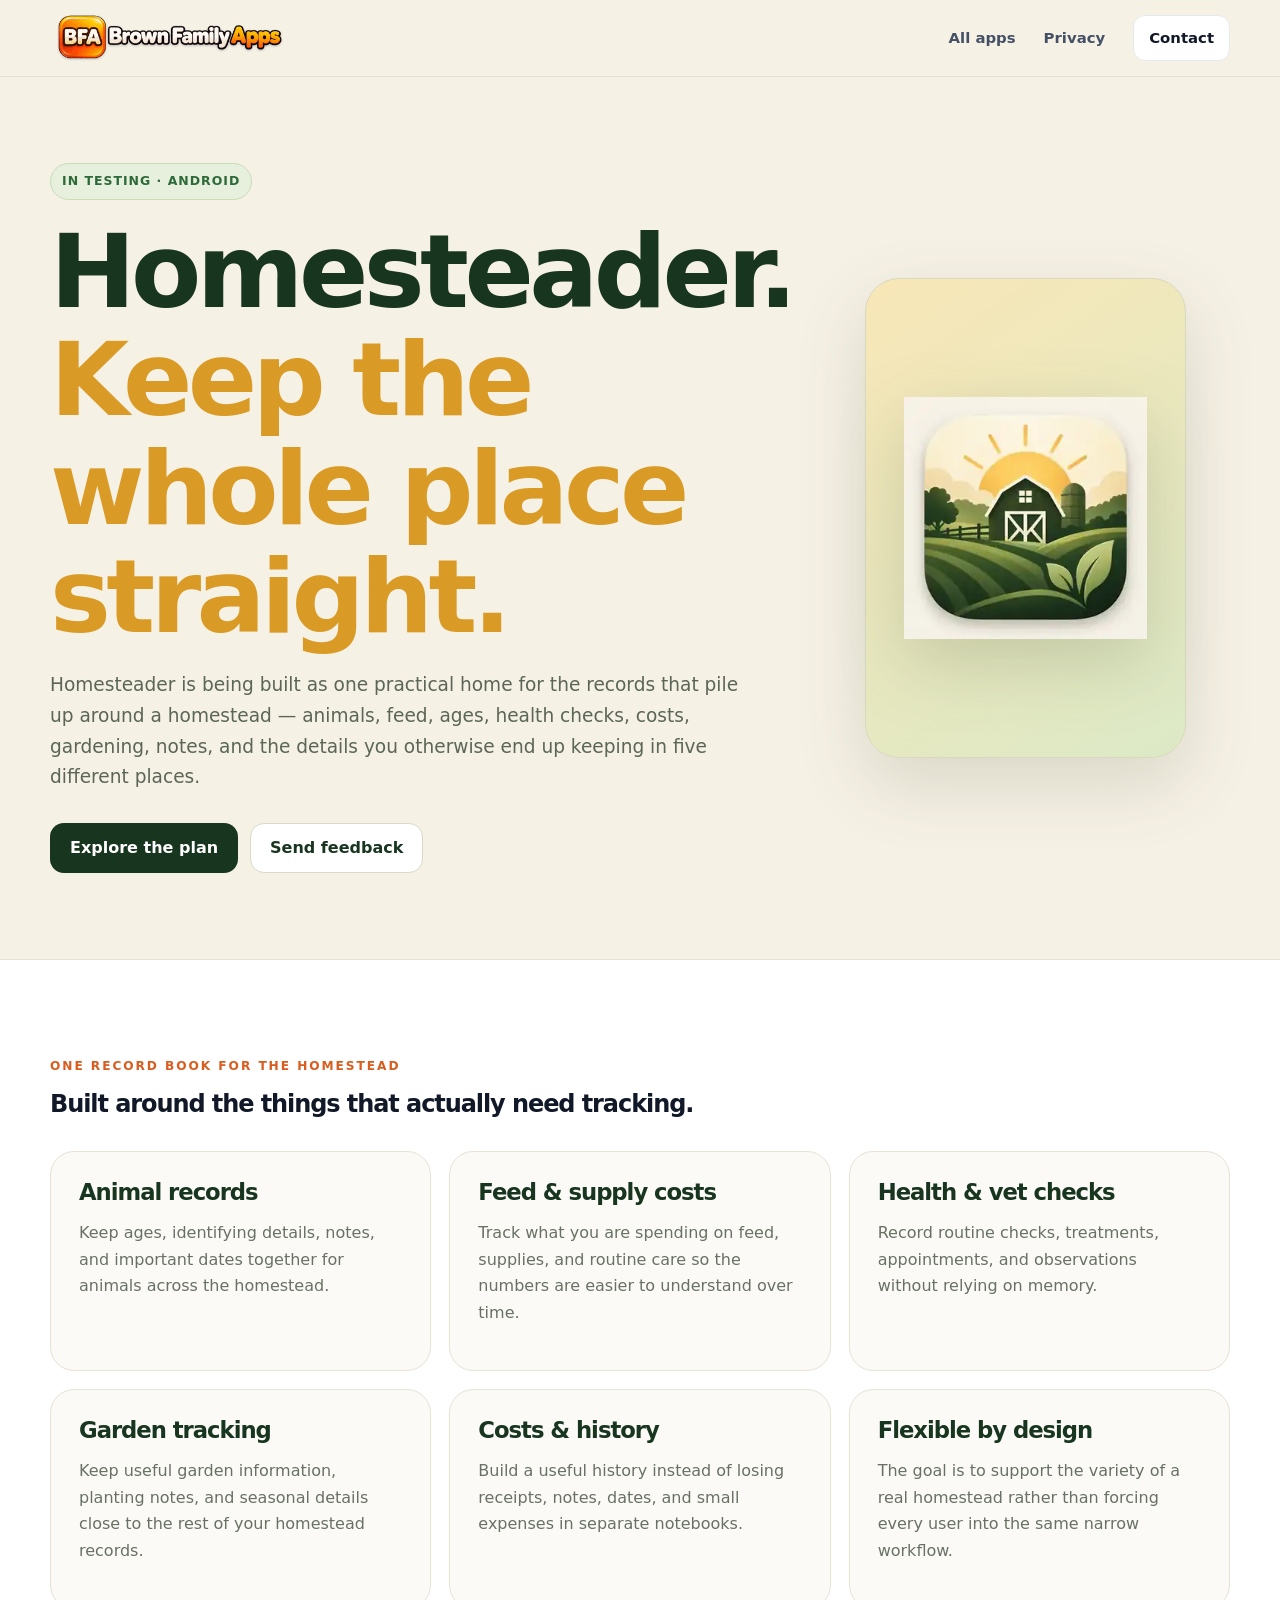
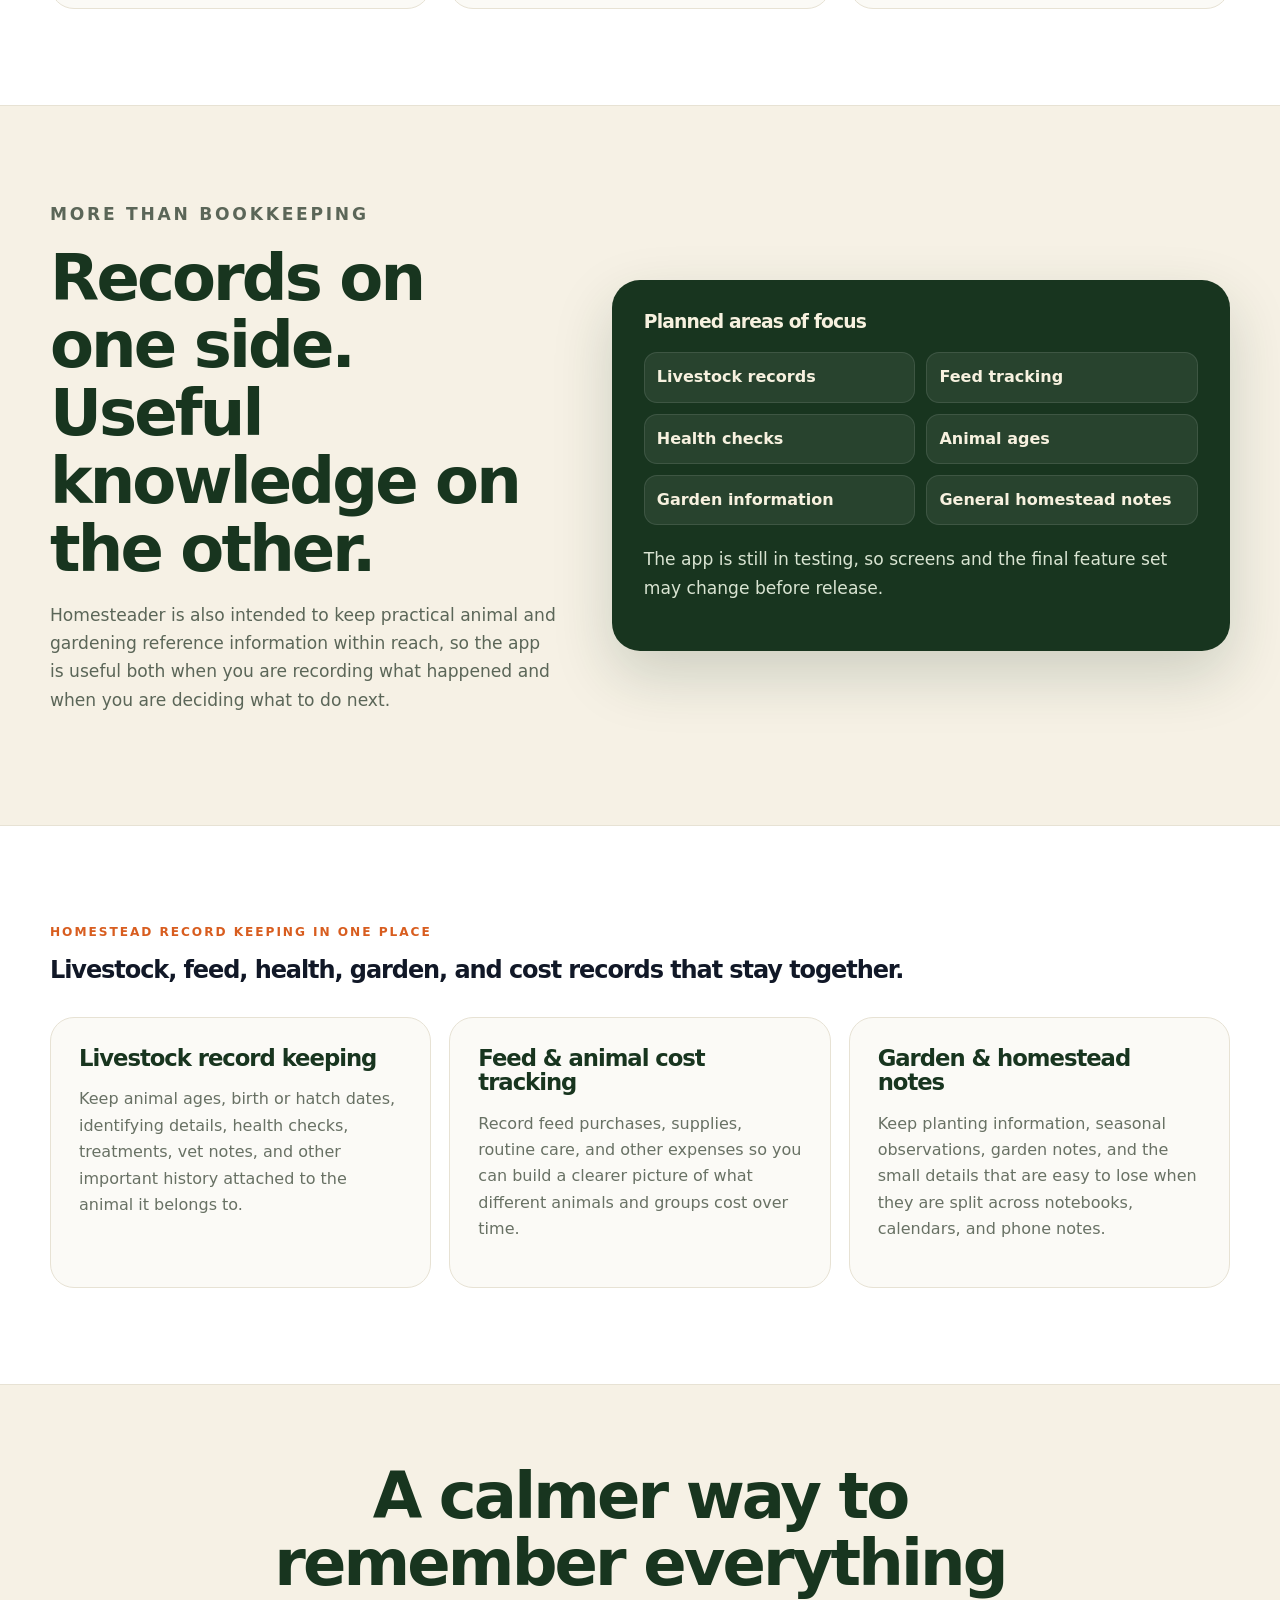
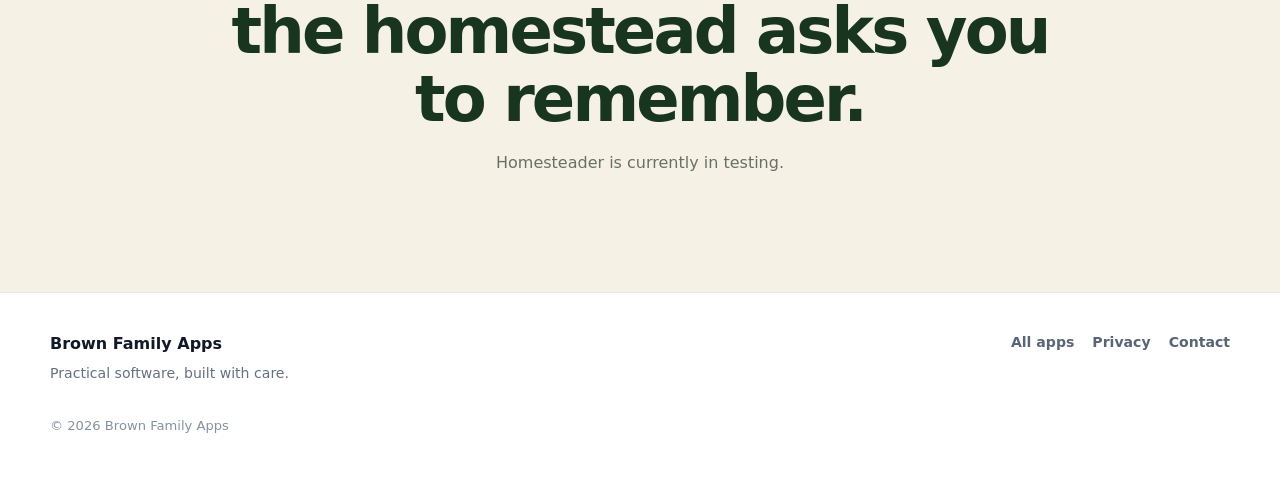
<file: homesteader.html>
<!doctype html>
<html lang="en">
<head>
  <meta charset="utf-8">
  <meta name="viewport" content="width=device-width,initial-scale=1">
  <title>Homesteader | Homestead Animal & Garden Record Tracker</title>
  <meta name="description" content="Homesteader is a homestead record-keeping app in testing for livestock records, animal ages, feed costs, health checks, garden notes, expenses, and more.">
  <meta property="og:title" content="Homesteader | Homestead Animal & Garden Record Tracker">
  <meta property="og:description" content="Keep livestock records, animal ages, feed costs, health checks, garden notes, expenses, and general homestead records together.">
  <meta property="og:type" content="website">
  <meta property="og:site_name" content="Brown Family Apps">
  <meta property="og:url" content="https://brownfamilyapps.com/homesteader.html">
  <meta property="og:image" content="https://brownfamilyapps.com/assets/apps/homesteader-icon.webp">
  <link rel="canonical" href="https://brownfamilyapps.com/homesteader.html">
  <meta name="theme-color" content="#18351f">
  <link rel="icon" href="/assets/favicons/homesteader.ico?v=20260923" type="image/x-icon" sizes="16x16 32x32 48x48 64x64">
  <link rel="stylesheet" href="/site.css?v=20260925-logo">
  <style>
    body{background:#f6f1e5}
    .site-header{background:rgba(246,241,229,.9)}
    .app-hero{min-height:690px;display:grid;grid-template-columns:1fr .88fr;gap:72px;align-items:center;padding:86px 0}
    .status{display:inline-flex;padding:7px 11px;border-radius:999px;background:#e6f0dc;border:1px solid #c8ddb8;color:#2e6a39;font-size:.78rem;font-weight:900;text-transform:uppercase;letter-spacing:.08em}
    .app-hero h1{font-size:clamp(4rem,8vw,7rem);margin-top:18px;color:#18351f}.app-hero h1 span{color:#d99b25}
    .app-hero p{max-width:690px;color:#5b6658;font-size:1.16rem}
    .hero-art{min-height:480px;display:grid;place-items:center;border-radius:34px;background:linear-gradient(145deg,#f8e7b7,#dce9c6);border:1px solid #d7d8bd;box-shadow:0 26px 70px rgba(66,78,49,.16)}
    .hero-art img{width:min(76%,390px);height:auto;object-fit:contain;filter:drop-shadow(0 24px 34px rgba(44,59,31,.18))}
    .feature-section{background:#fff;padding:96px 0;border-block:1px solid #e7e2d4}
    .feature-grid{display:grid;grid-template-columns:repeat(3,1fr);gap:18px;margin-top:34px}
    .feature-grid article{padding:28px;border-radius:24px;background:#fbfaf6;border:1px solid #e7e2d4;min-height:220px}.feature-grid h3{font-size:1.42rem;color:#18351f}.feature-grid p{color:#687164}
    .knowledge{padding:94px 0;display:grid;grid-template-columns:.9fr 1.1fr;gap:56px;align-items:center}.knowledge h2{font-size:clamp(2.5rem,5vw,4.5rem);color:#18351f}.knowledge p{color:#5b6658;font-size:1.07rem}
    .knowledge-card{background:#18351f;color:#f7f1df;padding:32px;border-radius:28px;box-shadow:0 24px 60px rgba(24,53,31,.18)}.knowledge-card p{color:#d9e4d2}.knowledge-list{display:grid;grid-template-columns:1fr 1fr;gap:11px;margin-top:20px}.knowledge-list span{background:rgba(255,255,255,.07);border:1px solid rgba(255,255,255,.1);padding:11px 12px;border-radius:13px;font-weight:750}
    .cta{padding:78px 0 100px;text-align:center}.cta h2{font-size:clamp(2.5rem,5vw,4.3rem);color:#18351f;max-width:850px;margin:0 auto 16px}.cta p{color:#687164}
    .button.farm{background:#18351f;color:#fff}.button.soft{background:#fff;border-color:#ddd7c8;color:#18351f}
    @media(max-width:850px){.app-hero,.knowledge{grid-template-columns:1fr}.app-hero{padding-top:58px}.hero-art{min-height:360px}.feature-grid{grid-template-columns:1fr}.knowledge-list{grid-template-columns:1fr}}
  </style>

  <script type="application/ld+json">
  {
    "@context": "https://schema.org",
    "@type": "MobileApplication",
    "@id": "https://brownfamilyapps.com/homesteader.html#app",
    "name": "Homesteader",
    "url": "https://brownfamilyapps.com/homesteader.html",
    "image": "https://brownfamilyapps.com/assets/apps/homesteader-icon.webp",
    "operatingSystem": "Android",
    "applicationCategory": "LifestyleApplication",
    "description": "Homesteader is an in-testing app for keeping animal, feed, health, garden, cost, and general homestead records together.",
    "publisher": {
      "@type": "Organization",
      "@id": "https://brownfamilyapps.com/#organization",
      "name": "Brown Family Apps",
      "url": "https://brownfamilyapps.com/"
    },
    "featureList": [
      "Animal records",
      "Feed and supply costs",
      "Health and vet checks",
      "Garden tracking",
      "Expense history",
      "General homestead notes"
    ]
  }
  </script>

</head>
<body>
<header class="site-header"><div class="shell nav-wrap"><a class="brand" href="/"><img class="site-logo" src="/assets/branding/bfa-logo.png" width="400" height="125" alt="Brown Family Apps" decoding="async"></a><button class="menu-toggle" type="button" aria-label="Open menu" aria-expanded="false">Menu</button><nav class="nav-links"><a href="/">All apps</a><a href="/privacy.html">Privacy</a><a class="nav-contact" href="mailto:brownfamilyapps219@gmail.com">Contact</a></nav></div></header>
<main>
  <section class="app-hero shell">
    <div>
      <span class="status">In testing · Android</span>
      <h1>Homesteader.<br><span>Keep the whole place straight.</span></h1>
      <p>Homesteader is being built as one practical home for the records that pile up around a homestead — animals, feed, ages, health checks, costs, gardening, notes, and the details you otherwise end up keeping in five different places.</p>
      <div class="hero-actions"><a class="button farm" href="#features">Explore the plan</a><a class="button soft" href="mailto:brownfamilyapps219@gmail.com?subject=Homesteader%20feedback">Send feedback</a></div>
    </div>
    <div class="hero-art"><img src="/assets/apps/homesteader-icon.webp" alt="Homesteader app icon" loading="eager" fetchpriority="high" decoding="async"></div>
  </section>
  <section class="feature-section" id="features"><div class="shell">
    <p class="eyebrow">One record book for the homestead</p><h2>Built around the things that actually need tracking.</h2>
    <div class="feature-grid">
      <article><h3>Animal records</h3><p>Keep ages, identifying details, notes, and important dates together for animals across the homestead.</p></article>
      <article><h3>Feed & supply costs</h3><p>Track what you are spending on feed, supplies, and routine care so the numbers are easier to understand over time.</p></article>
      <article><h3>Health & vet checks</h3><p>Record routine checks, treatments, appointments, and observations without relying on memory.</p></article>
      <article><h3>Garden tracking</h3><p>Keep useful garden information, planting notes, and seasonal details close to the rest of your homestead records.</p></article>
      <article><h3>Costs & history</h3><p>Build a useful history instead of losing receipts, notes, dates, and small expenses in separate notebooks.</p></article>
      <article><h3>Flexible by design</h3><p>The goal is to support the variety of a real homestead rather than forcing every user into the same narrow workflow.</p></article>
    </div>
  </div></section>
  <section class="knowledge shell"><div><p class="eyebrow">More than bookkeeping</p><h2>Records on one side. Useful knowledge on the other.</h2><p>Homesteader is also intended to keep practical animal and gardening reference information within reach, so the app is useful both when you are recording what happened and when you are deciding what to do next.</p></div><div class="knowledge-card"><h3>Planned areas of focus</h3><div class="knowledge-list"><span>Livestock records</span><span>Feed tracking</span><span>Health checks</span><span>Animal ages</span><span>Garden information</span><span>General homestead notes</span></div><p style="margin-top:20px">The app is still in testing, so screens and the final feature set may change before release.</p></div></section>

  <section class="feature-section" id="homestead-records"><div class="shell">
    <p class="eyebrow">Homestead record keeping in one place</p><h2>Livestock, feed, health, garden, and cost records that stay together.</h2>
    <div class="feature-grid">
      <article><h3>Livestock record keeping</h3><p>Keep animal ages, birth or hatch dates, identifying details, health checks, treatments, vet notes, and other important history attached to the animal it belongs to.</p></article>
      <article><h3>Feed & animal cost tracking</h3><p>Record feed purchases, supplies, routine care, and other expenses so you can build a clearer picture of what different animals and groups cost over time.</p></article>
      <article><h3>Garden & homestead notes</h3><p>Keep planting information, seasonal observations, garden notes, and the small details that are easy to lose when they are split across notebooks, calendars, and phone notes.</p></article>
    </div>
  </div></section>
  <section class="cta shell"><h2>A calmer way to remember everything the homestead asks you to remember.</h2><p>Homesteader is currently in testing.</p></section>
</main>
<footer class="site-footer"><div class="shell footer-inner"><div><strong>Brown Family Apps</strong><span>Practical software, built with care.</span></div><nav><a href="/">All apps</a><a href="/privacy.html">Privacy</a><a href="mailto:brownfamilyapps219@gmail.com">Contact</a></nav><p>© <span id="year"></span> Brown Family Apps</p></div></footer>
<script>document.getElementById('year').textContent=new Date().getFullYear();const t=document.querySelector('.menu-toggle'),n=document.querySelector('.nav-links');t?.addEventListener('click',()=>{const o=n.classList.toggle('open');t.setAttribute('aria-expanded',String(o));});</script>
</body></html>
</file>
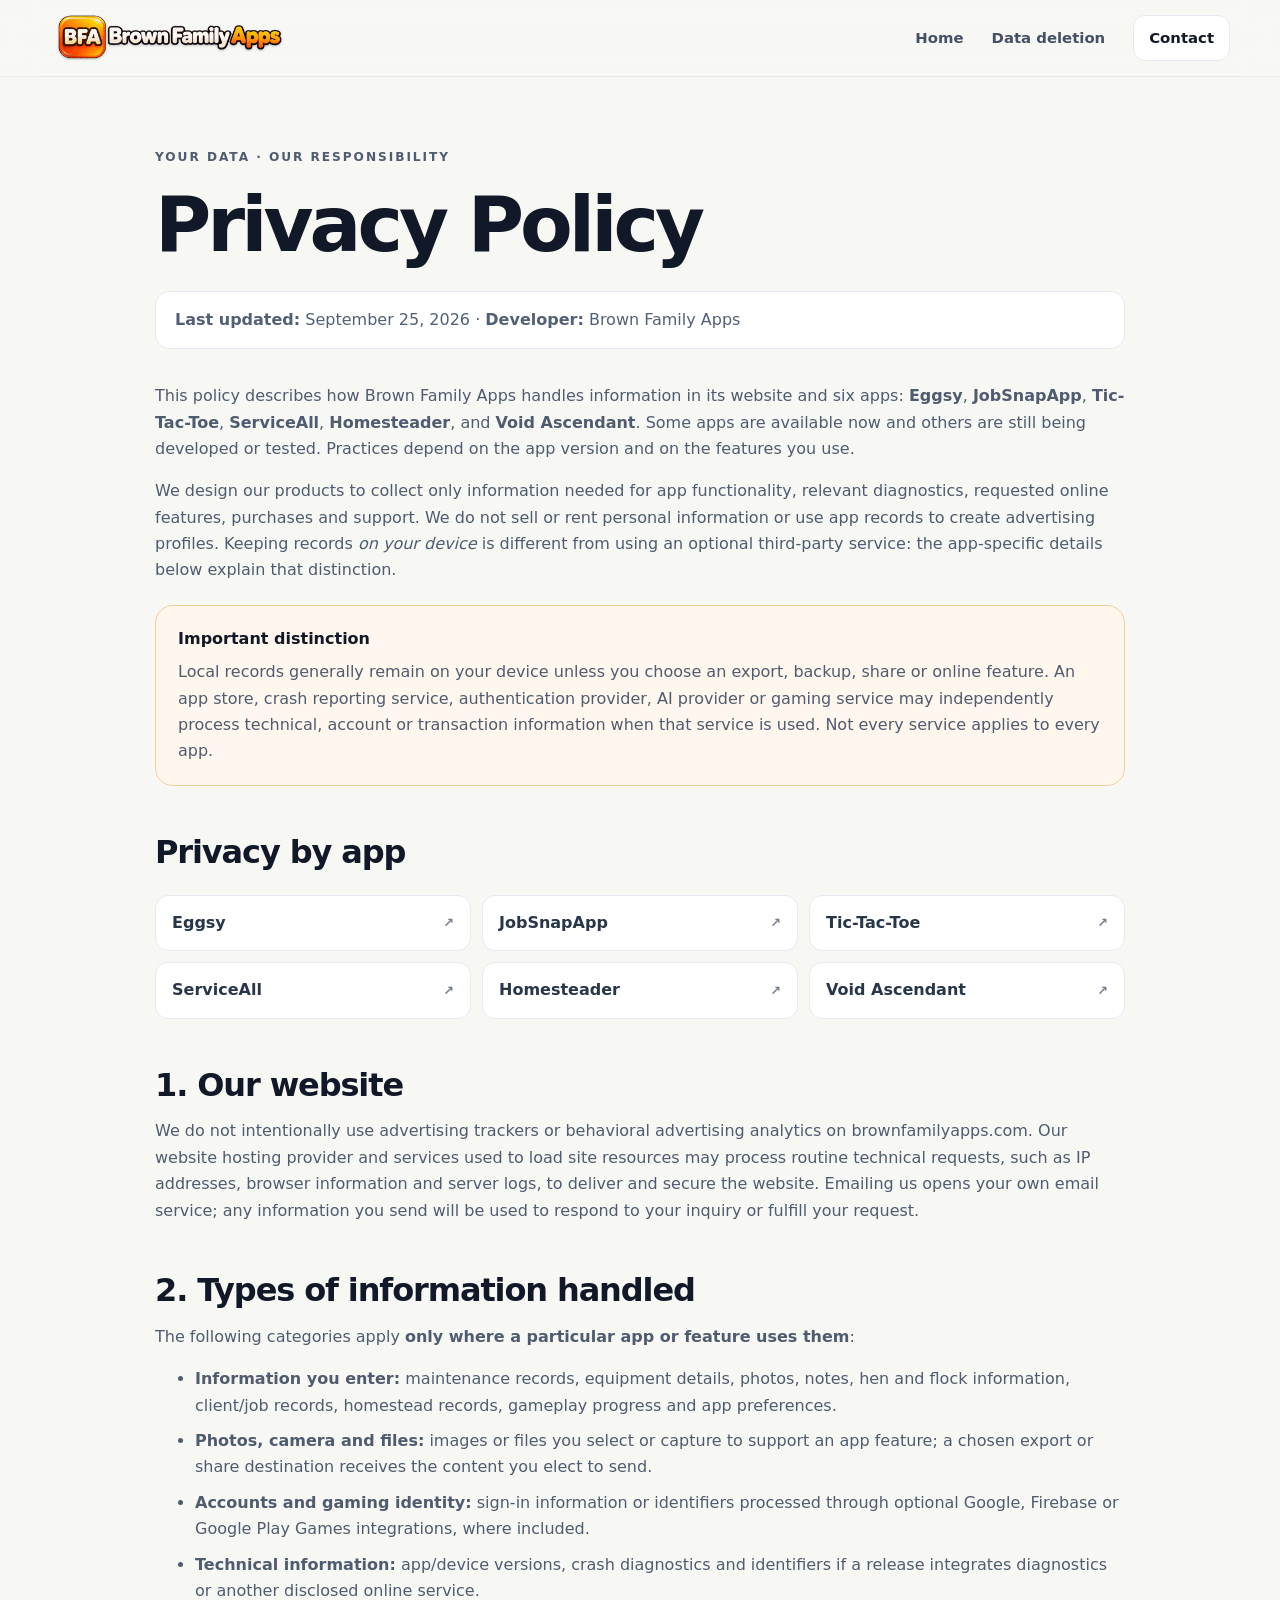
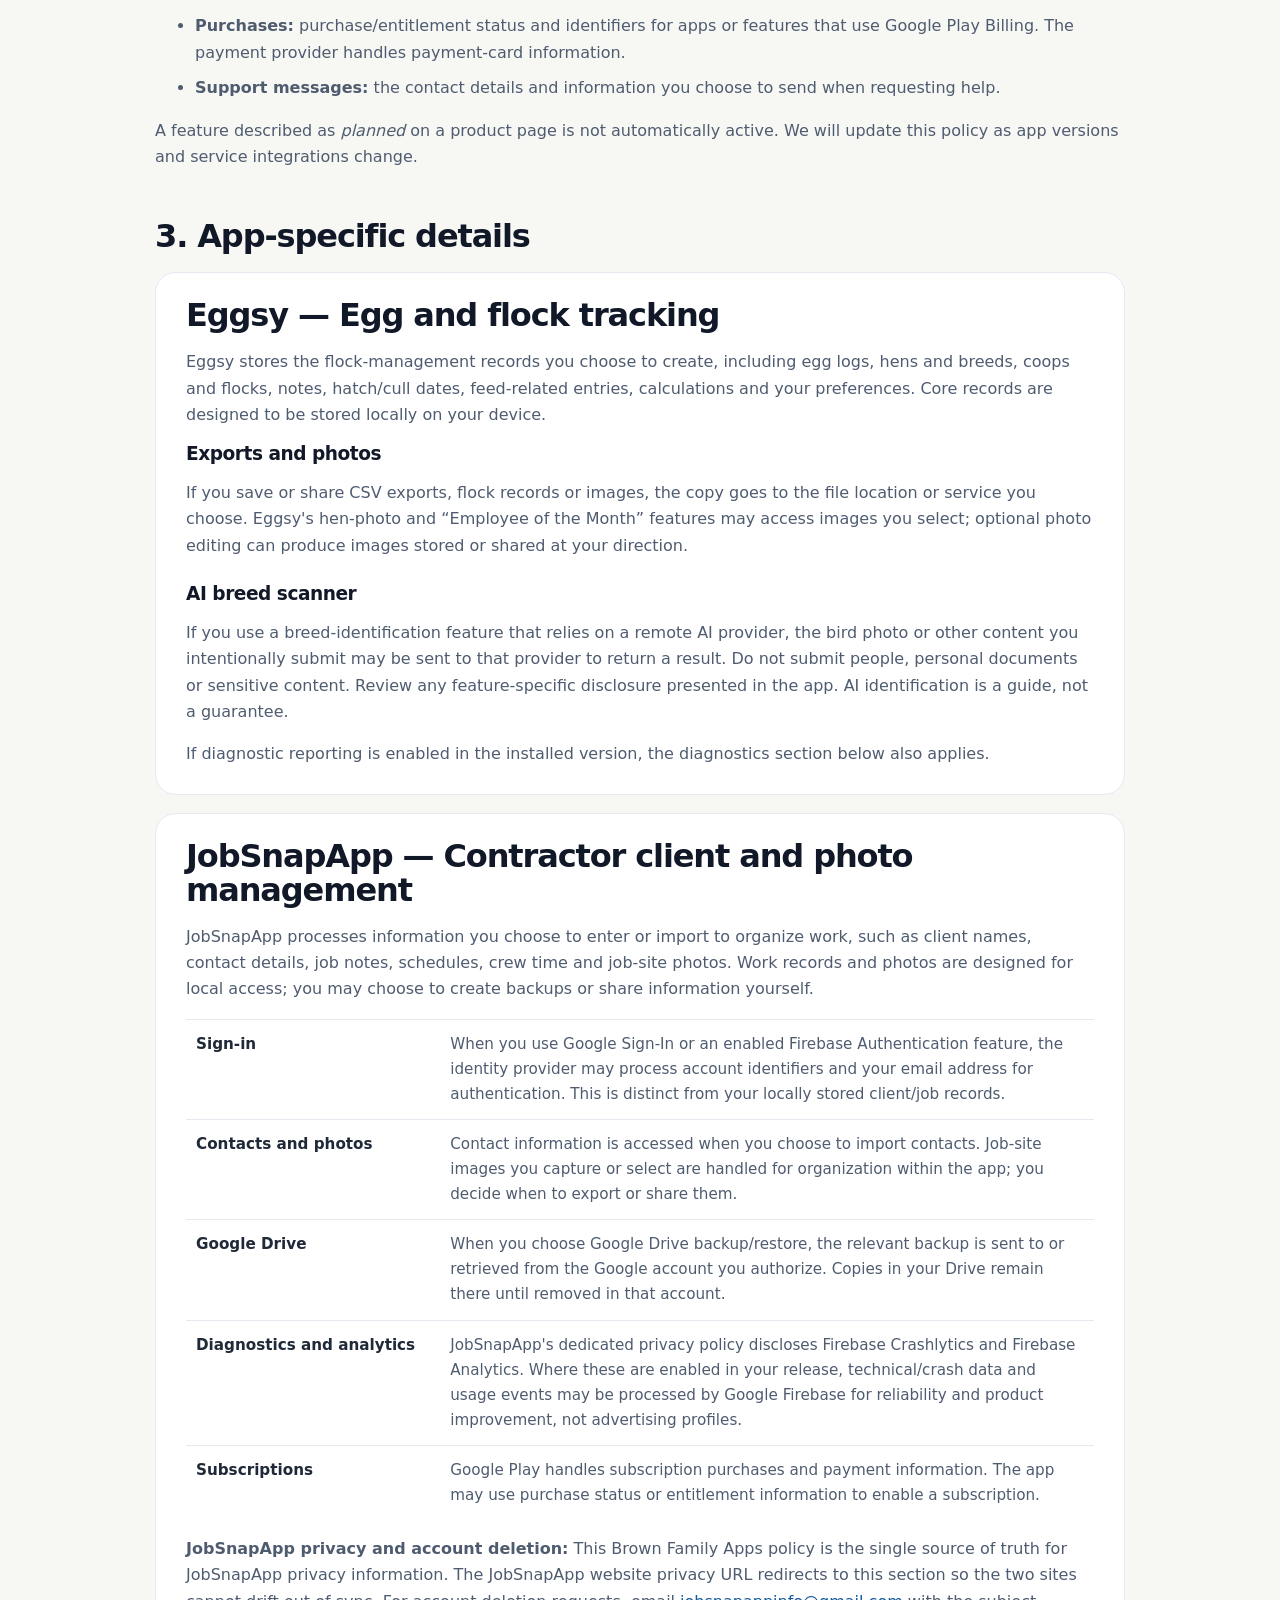
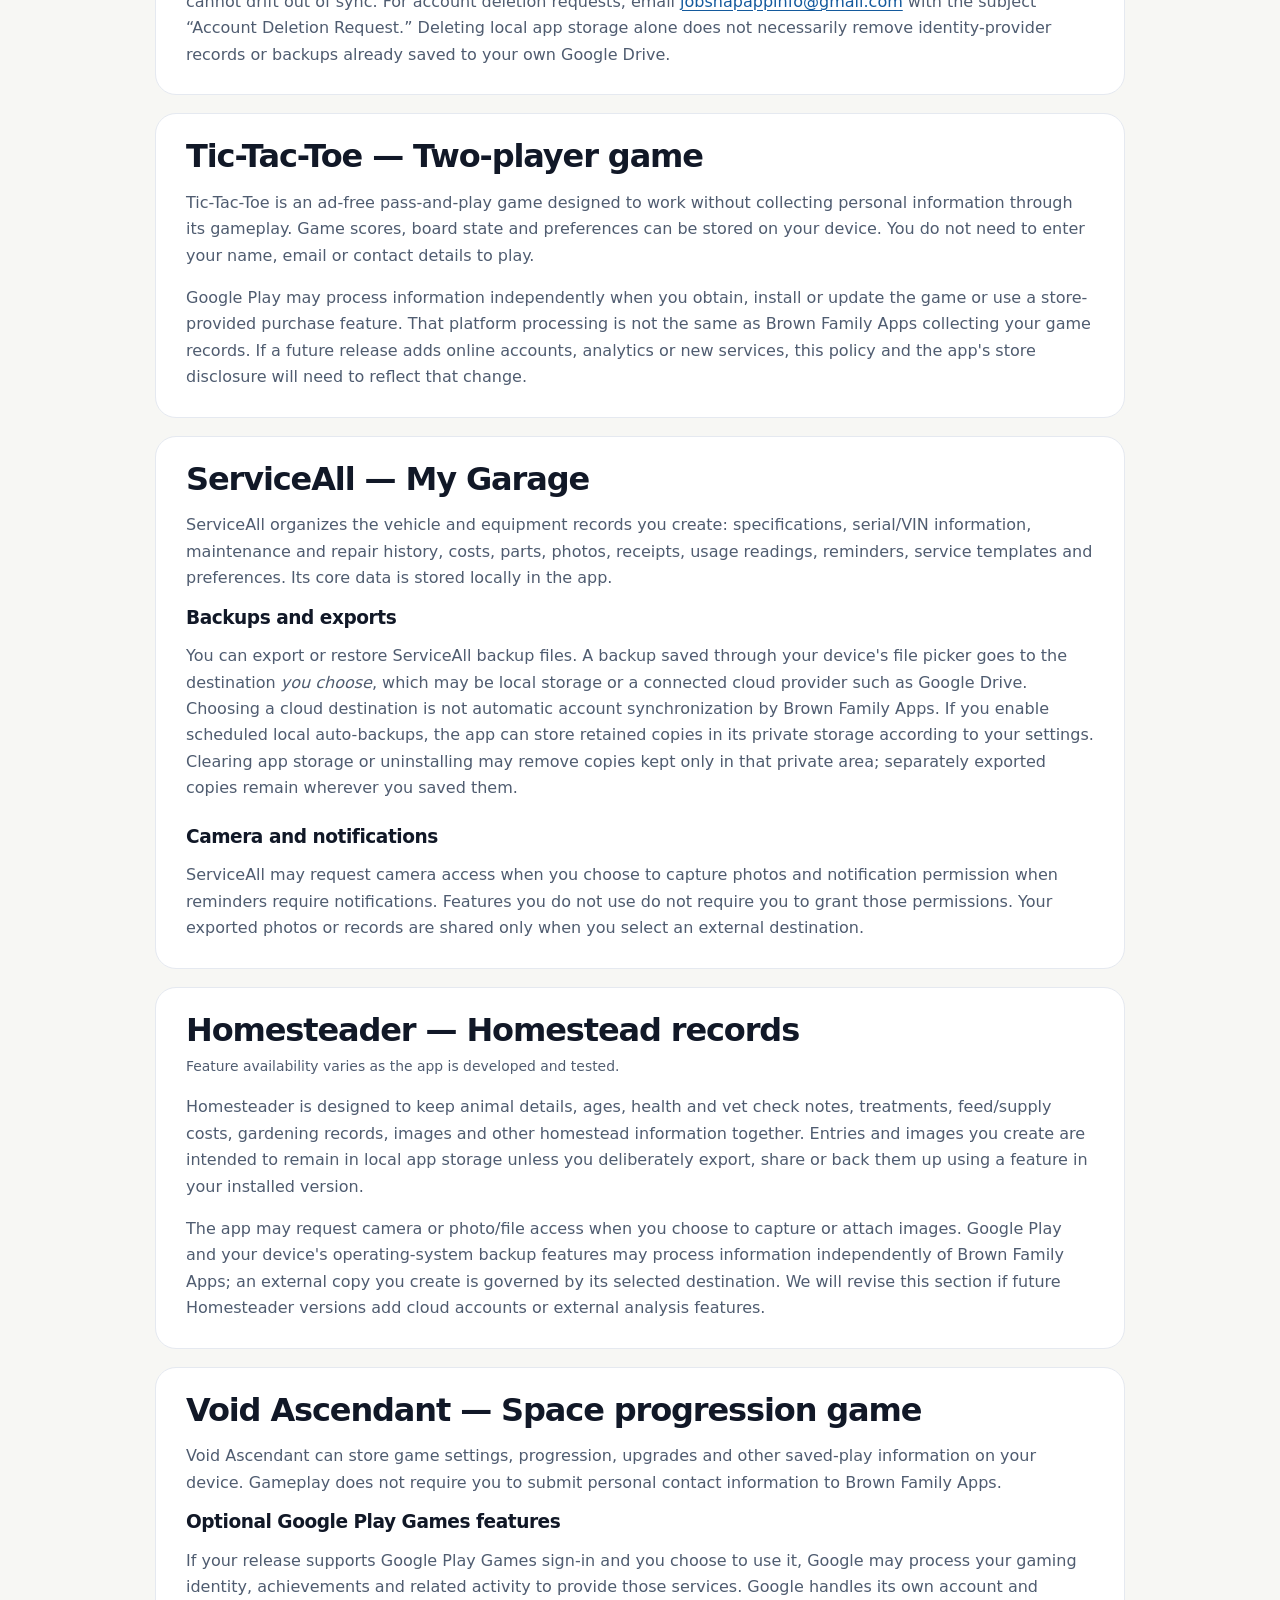
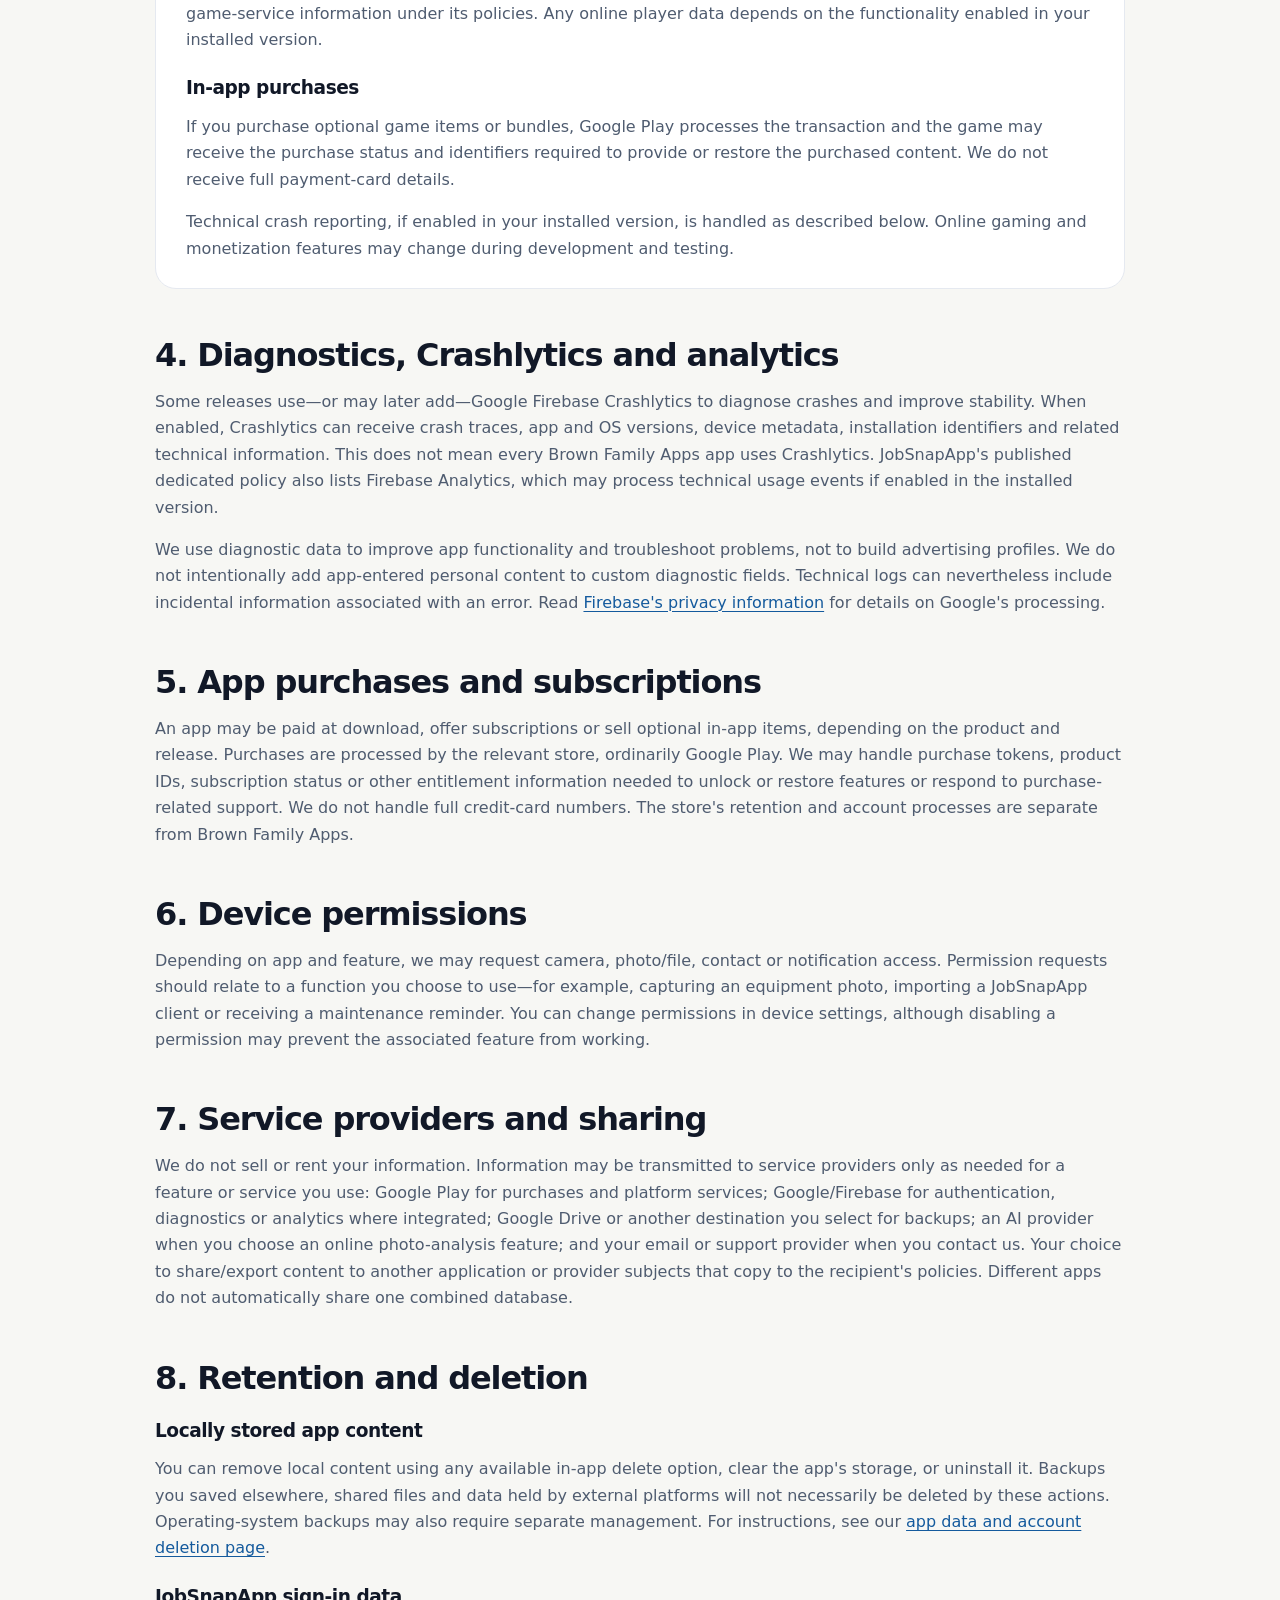
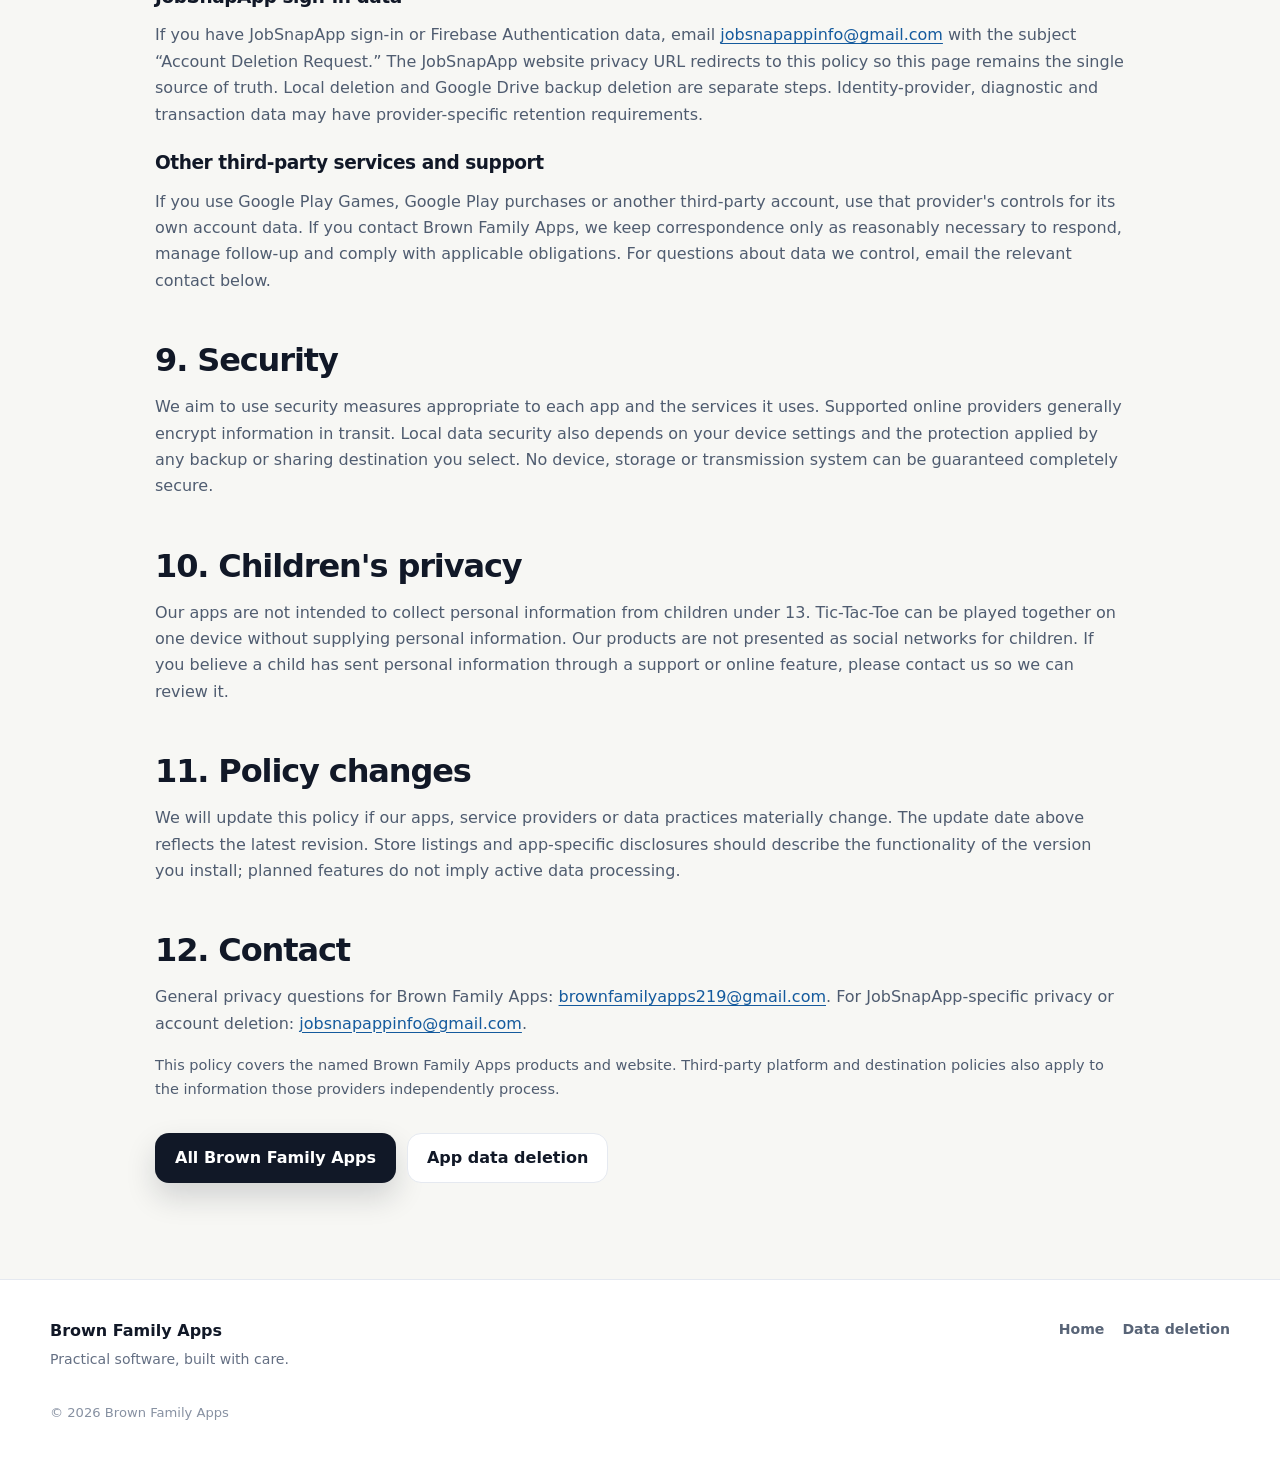
<file: privacy.html>
<!doctype html>
<html lang="en">
<head>
  <meta charset="utf-8">
  <meta name="viewport" content="width=device-width,initial-scale=1">
  <title>Privacy Policy for All Six Apps | Brown Family Apps</title>
  <meta name="description" content="Privacy policy for Brown Family Apps, including Eggsy, JobSnapApp, Tic-Tac-Toe, ServiceAll, Homesteader and Void Ascendant: local records, diagnostics, purchases, backups and deletion.">
  <link rel="canonical" href="https://brownfamilyapps.com/privacy.html">
  <meta name="theme-color" content="#111827">
  <meta property="og:type" content="website">
  <meta property="og:title" content="Privacy Policy | Brown Family Apps">
  <meta property="og:description" content="Understand how each of our six apps handles app records, optional online services, diagnostics, purchases, backups and deletion.">
  <meta property="og:url" content="https://brownfamilyapps.com/privacy.html">
  <link rel="icon" href="/favicon.svg" type="image/svg+xml">
  <link rel="stylesheet" href="/site.css?v=20261001-mobile-nav">
  <style>
    .policy-wrap{width:min(970px,calc(100% - 40px));margin:0 auto;padding:70px 0 96px}
    .policy-wrap h1{font-size:clamp(2.8rem,6.5vw,4.8rem);line-height:1.09;letter-spacing:-.052em}
    .policy-wrap h2{font-size:clamp(1.65rem,3vw,2rem);margin:50px 0 14px;letter-spacing:-.035em;scroll-margin-top:96px}
    .policy-wrap h3{font-size:1.16rem;margin:25px 0 8px;letter-spacing:-.025em}
    .policy-wrap p,.policy-wrap li,.policy-wrap td{color:#4f5c70}
    .policy-wrap li+li{margin-top:9px}
    .policy-wrap a:not(.button){color:#145a9d;text-decoration-thickness:1px;text-underline-offset:3px}
    .policy-wrap a:not(.button):focus-visible{outline:3px solid #ffab40;outline-offset:3px}
    .policy-meta{padding:15px 19px;background:#fff;border:1px solid var(--line);border-radius:14px;color:#526075;margin:24px 0 34px}
    .policy-note{padding:20px 22px;border-radius:18px;background:#fff7ed;border:1px solid #f7cc9c;margin:21px 0}
    .policy-note p{margin:7px 0 0}
    .policy-card{margin:18px 0;padding:26px 30px;border-radius:21px;background:#fff;border:1px solid var(--line);scroll-margin-top:96px}
    .policy-card h2{margin:0 0 14px}
    .policy-card h3:first-of-type{margin-top:16px}
    .policy-card>:last-child{margin-bottom:0}
    .policy-links{display:grid;grid-template-columns:repeat(3,minmax(0,1fr));gap:11px;margin:25px 0 35px}
    .policy-links a{display:flex;justify-content:space-between;align-items:center;gap:6px;padding:14px 16px;text-decoration:none;background:#fff;border:1px solid var(--line);border-radius:13px;font-weight:800;color:#273648!important}
    .policy-links a:hover{border-color:#e89f66;background:#fffaf5}
    .policy-links a span{font-size:.8em;color:#757e8c;font-weight:600}
    .status-note{color:#536277;font-size:.87rem;margin:-6px 0 14px}
    .policy-table{width:100%;border-collapse:collapse;margin-top:16px}
    .policy-table th,.policy-table td{text-align:left;vertical-align:top;padding:12px 10px;border-top:1px solid var(--line);font-size:.95rem}
    .policy-table th{width:28%;color:#1f2937}
    .policy-actions{display:flex;flex-wrap:wrap;gap:11px;margin-top:32px}
    .policy-small{font-size:.91rem}
    @media(max-width:750px){.policy-links{grid-template-columns:repeat(2,minmax(0,1fr))}.policy-card{padding:22px}.policy-table th,.policy-table td{display:block;width:100%;padding:8px 4px}.policy-table th{padding-top:14px}.policy-table td{border-top:0;padding-top:0}}
    @media(max-width:490px){.policy-links{grid-template-columns:1fr}.policy-wrap{padding-top:53px}.policy-wrap h1{font-size:clamp(2.65rem,12vw,3.6rem)}}
  </style>
</head>
<body>
  <header class="site-header">
    <div class="shell nav-wrap">
      <a class="brand" href="/" aria-label="Brown Family Apps home"><img class="site-logo" src="/assets/branding/bfa-logo.png" width="400" height="125" alt="Brown Family Apps" decoding="async"></a>
      <button class="menu-toggle" type="button" aria-label="Open menu" aria-expanded="false">Menu</button>
      <nav class="nav-links" aria-label="Primary navigation"><a href="/">Home</a><a href="/account-deletion.html">Data deletion</a><a class="nav-contact" href="mailto:brownfamilyapps219@gmail.com">Contact</a></nav>
    </div>
  </header>

  <main class="policy-wrap">
    <p class="eyebrow">Your data · Our responsibility</p>
    <h1>Privacy Policy</h1>
    <div class="policy-meta"><strong>Last updated:</strong> September 25, 2026 <span aria-hidden="true">·</span> <strong>Developer:</strong> Brown Family Apps</div>

    <p>This policy describes how Brown Family Apps handles information in its website and six apps: <strong>Eggsy</strong>, <strong>JobSnapApp</strong>, <strong>Tic-Tac-Toe</strong>, <strong>ServiceAll</strong>, <strong>Homesteader</strong>, and <strong>Void Ascendant</strong>. Some apps are available now and others are still being developed or tested. Practices depend on the app version and on the features you use.</p>
    <p>We design our products to collect only information needed for app functionality, relevant diagnostics, requested online features, purchases and support. We do not sell or rent personal information or use app records to create advertising profiles. Keeping records <em>on your device</em> is different from using an optional third-party service: the app-specific details below explain that distinction.</p>

    <div class="policy-note"><strong>Important distinction</strong><p>Local records generally remain on your device unless you choose an export, backup, share or online feature. An app store, crash reporting service, authentication provider, AI provider or gaming service may independently process technical, account or transaction information when that service is used. Not every service applies to every app.</p></div>

    <h2>Privacy by app</h2>
    <nav class="policy-links" aria-label="Jump to each app's privacy information">
      <a href="#eggsy">Eggsy <span>↗</span></a>
      <a href="#jobsnapapp">JobSnapApp <span>↗</span></a>
      <a href="#tictactoe">Tic-Tac-Toe <span>↗</span></a>
      <a href="#serviceall">ServiceAll <span>↗</span></a>
      <a href="#homesteader">Homesteader <span>↗</span></a>
      <a href="#void-ascendant">Void Ascendant <span>↗</span></a>
    </nav>

    <h2 id="website">1. Our website</h2>
    <p>We do not intentionally use advertising trackers or behavioral advertising analytics on brownfamilyapps.com. Our website hosting provider and services used to load site resources may process routine technical requests, such as IP addresses, browser information and server logs, to deliver and secure the website. Emailing us opens your own email service; any information you send will be used to respond to your inquiry or fulfill your request.</p>

    <h2 id="data-categories">2. Types of information handled</h2>
    <p>The following categories apply <strong>only where a particular app or feature uses them</strong>:</p>
    <ul>
      <li><strong>Information you enter:</strong> maintenance records, equipment details, photos, notes, hen and flock information, client/job records, homestead records, gameplay progress and app preferences.</li>
      <li><strong>Photos, camera and files:</strong> images or files you select or capture to support an app feature; a chosen export or share destination receives the content you elect to send.</li>
      <li><strong>Accounts and gaming identity:</strong> sign-in information or identifiers processed through optional Google, Firebase or Google Play Games integrations, where included.</li>
      <li><strong>Technical information:</strong> app/device versions, crash diagnostics and identifiers if a release integrates diagnostics or another disclosed online service.</li>
      <li><strong>Purchases:</strong> purchase/entitlement status and identifiers for apps or features that use Google Play Billing. The payment provider handles payment-card information.</li>
      <li><strong>Support messages:</strong> the contact details and information you choose to send when requesting help.</li>
    </ul>
    <p>A feature described as <em>planned</em> on a product page is not automatically active. We will update this policy as app versions and service integrations change.</p>

    <h2>3. App-specific details</h2>

    <section class="policy-card" id="eggsy" aria-labelledby="eggsy-title">
      <h2 id="eggsy-title">Eggsy — Egg and flock tracking</h2>
      <p>Eggsy stores the flock-management records you choose to create, including egg logs, hens and breeds, coops and flocks, notes, hatch/cull dates, feed-related entries, calculations and your preferences. Core records are designed to be stored locally on your device.</p>
      <h3>Exports and photos</h3>
      <p>If you save or share CSV exports, flock records or images, the copy goes to the file location or service you choose. Eggsy's hen-photo and “Employee of the Month” features may access images you select; optional photo editing can produce images stored or shared at your direction.</p>
      <h3>AI breed scanner</h3>
      <p>If you use a breed-identification feature that relies on a remote AI provider, the bird photo or other content you intentionally submit may be sent to that provider to return a result. Do not submit people, personal documents or sensitive content. Review any feature-specific disclosure presented in the app. AI identification is a guide, not a guarantee.</p>
      <p>If diagnostic reporting is enabled in the installed version, the diagnostics section below also applies.</p>
    </section>

    <section class="policy-card" id="jobsnapapp" aria-labelledby="jobsnap-title">
      <h2 id="jobsnap-title">JobSnapApp — Contractor client and photo management</h2>
      <p>JobSnapApp processes information you choose to enter or import to organize work, such as client names, contact details, job notes, schedules, crew time and job-site photos. Work records and photos are designed for local access; you may choose to create backups or share information yourself.</p>
      <table class="policy-table">
        <tbody>
          <tr><th>Sign-in</th><td>When you use Google Sign-In or an enabled Firebase Authentication feature, the identity provider may process account identifiers and your email address for authentication. This is distinct from your locally stored client/job records.</td></tr>
          <tr><th>Contacts and photos</th><td>Contact information is accessed when you choose to import contacts. Job-site images you capture or select are handled for organization within the app; you decide when to export or share them.</td></tr>
          <tr><th>Google Drive</th><td>When you choose Google Drive backup/restore, the relevant backup is sent to or retrieved from the Google account you authorize. Copies in your Drive remain there until removed in that account.</td></tr>
          <tr><th>Diagnostics and analytics</th><td>JobSnapApp's dedicated privacy policy discloses Firebase Crashlytics and Firebase Analytics. Where these are enabled in your release, technical/crash data and usage events may be processed by Google Firebase for reliability and product improvement, not advertising profiles.</td></tr>
          <tr><th>Subscriptions</th><td>Google Play handles subscription purchases and payment information. The app may use purchase status or entitlement information to enable a subscription.</td></tr>
        </tbody>
      </table>
      <p><strong>JobSnapApp privacy and account deletion:</strong> This Brown Family Apps policy is the single source of truth for JobSnapApp privacy information. The JobSnapApp website privacy URL redirects to this section so the two sites cannot drift out of sync. For account deletion requests, email <a href="mailto:jobsnapappinfo@gmail.com?subject=Account%20Deletion%20Request">jobsnapappinfo@gmail.com</a> with the subject “Account Deletion Request.” Deleting local app storage alone does not necessarily remove identity-provider records or backups already saved to your own Google Drive.</p>
    </section>

    <section class="policy-card" id="tictactoe" aria-labelledby="tictactoe-title">
      <h2 id="tictactoe-title">Tic-Tac-Toe — Two-player game</h2>
      <p>Tic-Tac-Toe is an ad-free pass-and-play game designed to work without collecting personal information through its gameplay. Game scores, board state and preferences can be stored on your device. You do not need to enter your name, email or contact details to play.</p>
      <p>Google Play may process information independently when you obtain, install or update the game or use a store-provided purchase feature. That platform processing is not the same as Brown Family Apps collecting your game records. If a future release adds online accounts, analytics or new services, this policy and the app's store disclosure will need to reflect that change.</p>
    </section>

    <section class="policy-card" id="serviceall" aria-labelledby="serviceall-title">
      <h2 id="serviceall-title">ServiceAll — My Garage</h2>
      <p>ServiceAll organizes the vehicle and equipment records you create: specifications, serial/VIN information, maintenance and repair history, costs, parts, photos, receipts, usage readings, reminders, service templates and preferences. Its core data is stored locally in the app.</p>
      <h3>Backups and exports</h3>
      <p>You can export or restore ServiceAll backup files. A backup saved through your device's file picker goes to the destination <em>you choose</em>, which may be local storage or a connected cloud provider such as Google Drive. Choosing a cloud destination is not automatic account synchronization by Brown Family Apps. If you enable scheduled local auto-backups, the app can store retained copies in its private storage according to your settings. Clearing app storage or uninstalling may remove copies kept only in that private area; separately exported copies remain wherever you saved them.</p>
      <h3>Camera and notifications</h3>
      <p>ServiceAll may request camera access when you choose to capture photos and notification permission when reminders require notifications. Features you do not use do not require you to grant those permissions. Your exported photos or records are shared only when you select an external destination.</p>
    </section>

    <section class="policy-card" id="homesteader" aria-labelledby="homesteader-title">
      <h2 id="homesteader-title">Homesteader — Homestead records</h2>
      <p class="status-note">Feature availability varies as the app is developed and tested.</p>
      <p>Homesteader is designed to keep animal details, ages, health and vet check notes, treatments, feed/supply costs, gardening records, images and other homestead information together. Entries and images you create are intended to remain in local app storage unless you deliberately export, share or back them up using a feature in your installed version.</p>
      <p>The app may request camera or photo/file access when you choose to capture or attach images. Google Play and your device's operating-system backup features may process information independently of Brown Family Apps; an external copy you create is governed by its selected destination. We will revise this section if future Homesteader versions add cloud accounts or external analysis features.</p>
    </section>

    <section class="policy-card" id="void-ascendant" aria-labelledby="void-title">
      <h2 id="void-title">Void Ascendant — Space progression game</h2>
      <p>Void Ascendant can store game settings, progression, upgrades and other saved-play information on your device. Gameplay does not require you to submit personal contact information to Brown Family Apps.</p>
      <h3>Optional Google Play Games features</h3>
      <p>If your release supports Google Play Games sign-in and you choose to use it, Google may process your gaming identity, achievements and related activity to provide those services. Google handles its own account and game-service information under its policies. Any online player data depends on the functionality enabled in your installed version.</p>
      <h3>In-app purchases</h3>
      <p>If you purchase optional game items or bundles, Google Play processes the transaction and the game may receive the purchase status and identifiers required to provide or restore the purchased content. We do not receive full payment-card details.</p>
      <p>Technical crash reporting, if enabled in your installed version, is handled as described below. Online gaming and monetization features may change during development and testing.</p>
    </section>

    <h2 id="diagnostics">4. Diagnostics, Crashlytics and analytics</h2>
    <p>Some releases use—or may later add—Google Firebase Crashlytics to diagnose crashes and improve stability. When enabled, Crashlytics can receive crash traces, app and OS versions, device metadata, installation identifiers and related technical information. This does not mean every Brown Family Apps app uses Crashlytics. JobSnapApp's published dedicated policy also lists Firebase Analytics, which may process technical usage events if enabled in the installed version.</p>
    <p>We use diagnostic data to improve app functionality and troubleshoot problems, not to build advertising profiles. We do not intentionally add app-entered personal content to custom diagnostic fields. Technical logs can nevertheless include incidental information associated with an error. Read <a href="https://firebase.google.com/support/privacy" target="_blank" rel="noopener">Firebase's privacy information</a> for details on Google's processing.</p>

    <h2 id="purchases">5. App purchases and subscriptions</h2>
    <p>An app may be paid at download, offer subscriptions or sell optional in-app items, depending on the product and release. Purchases are processed by the relevant store, ordinarily Google Play. We may handle purchase tokens, product IDs, subscription status or other entitlement information needed to unlock or restore features or respond to purchase-related support. We do not handle full credit-card numbers. The store's retention and account processes are separate from Brown Family Apps.</p>

    <h2 id="permissions">6. Device permissions</h2>
    <p>Depending on app and feature, we may request camera, photo/file, contact or notification access. Permission requests should relate to a function you choose to use—for example, capturing an equipment photo, importing a JobSnapApp client or receiving a maintenance reminder. You can change permissions in device settings, although disabling a permission may prevent the associated feature from working.</p>

    <h2 id="sharing">7. Service providers and sharing</h2>
    <p>We do not sell or rent your information. Information may be transmitted to service providers only as needed for a feature or service you use: Google Play for purchases and platform services; Google/Firebase for authentication, diagnostics or analytics where integrated; Google Drive or another destination you select for backups; an AI provider when you choose an online photo-analysis feature; and your email or support provider when you contact us. Your choice to share/export content to another application or provider subjects that copy to the recipient's policies. Different apps do not automatically share one combined database.</p>

    <h2 id="retention">8. Retention and deletion</h2>
    <h3>Locally stored app content</h3>
    <p>You can remove local content using any available in-app delete option, clear the app's storage, or uninstall it. Backups you saved elsewhere, shared files and data held by external platforms will not necessarily be deleted by these actions. Operating-system backups may also require separate management. For instructions, see our <a href="/account-deletion.html">app data and account deletion page</a>.</p>
    <h3>JobSnapApp sign-in data</h3>
    <p>If you have JobSnapApp sign-in or Firebase Authentication data, email <a href="mailto:jobsnapappinfo@gmail.com?subject=Account%20Deletion%20Request">jobsnapappinfo@gmail.com</a> with the subject “Account Deletion Request.” The JobSnapApp website privacy URL redirects to this policy so this page remains the single source of truth. Local deletion and Google Drive backup deletion are separate steps. Identity-provider, diagnostic and transaction data may have provider-specific retention requirements.</p>
    <h3>Other third-party services and support</h3>
    <p>If you use Google Play Games, Google Play purchases or another third-party account, use that provider's controls for its own account data. If you contact Brown Family Apps, we keep correspondence only as reasonably necessary to respond, manage follow-up and comply with applicable obligations. For questions about data we control, email the relevant contact below.</p>

    <h2 id="security">9. Security</h2>
    <p>We aim to use security measures appropriate to each app and the services it uses. Supported online providers generally encrypt information in transit. Local data security also depends on your device settings and the protection applied by any backup or sharing destination you select. No device, storage or transmission system can be guaranteed completely secure.</p>

    <h2 id="children">10. Children's privacy</h2>
    <p>Our apps are not intended to collect personal information from children under 13. Tic-Tac-Toe can be played together on one device without supplying personal information. Our products are not presented as social networks for children. If you believe a child has sent personal information through a support or online feature, please contact us so we can review it.</p>

    <h2 id="updates">11. Policy changes</h2>
    <p>We will update this policy if our apps, service providers or data practices materially change. The update date above reflects the latest revision. Store listings and app-specific disclosures should describe the functionality of the version you install; planned features do not imply active data processing.</p>

    <h2 id="contact">12. Contact</h2>
    <p>General privacy questions for Brown Family Apps: <a href="mailto:brownfamilyapps219@gmail.com">brownfamilyapps219@gmail.com</a>. For JobSnapApp-specific privacy or account deletion: <a href="mailto:jobsnapappinfo@gmail.com">jobsnapappinfo@gmail.com</a>.</p>
    <p class="policy-small">This policy covers the named Brown Family Apps products and website. Third-party platform and destination policies also apply to the information those providers independently process.</p>

    <div class="policy-actions">
      <a class="button primary" href="/">All Brown Family Apps</a>
      <a class="button secondary" href="/account-deletion.html">App data deletion</a>
    </div>
  </main>

  <footer class="site-footer"><div class="shell footer-inner"><div><strong>Brown Family Apps</strong><span>Practical software, built with care.</span></div><nav aria-label="Footer links"><a href="/">Home</a><a href="/account-deletion.html">Data deletion</a></nav><p>© <span id="year"></span> Brown Family Apps</p></div></footer>
  <script>
    document.getElementById('year').textContent = new Date().getFullYear();
    const toggle = document.querySelector('.menu-toggle');
    const nav = document.querySelector('.nav-links');
    const closeMenu = () => {
      nav?.classList.remove('open');
      toggle?.setAttribute('aria-expanded', 'false');
    };
    toggle?.addEventListener('click', () => {
      const open = nav?.classList.toggle('open') ?? false;
      toggle.setAttribute('aria-expanded', String(open));
    });
    nav?.querySelectorAll('a').forEach(link => link.addEventListener('click', closeMenu));
  </script>
</body>
</html>
</file>
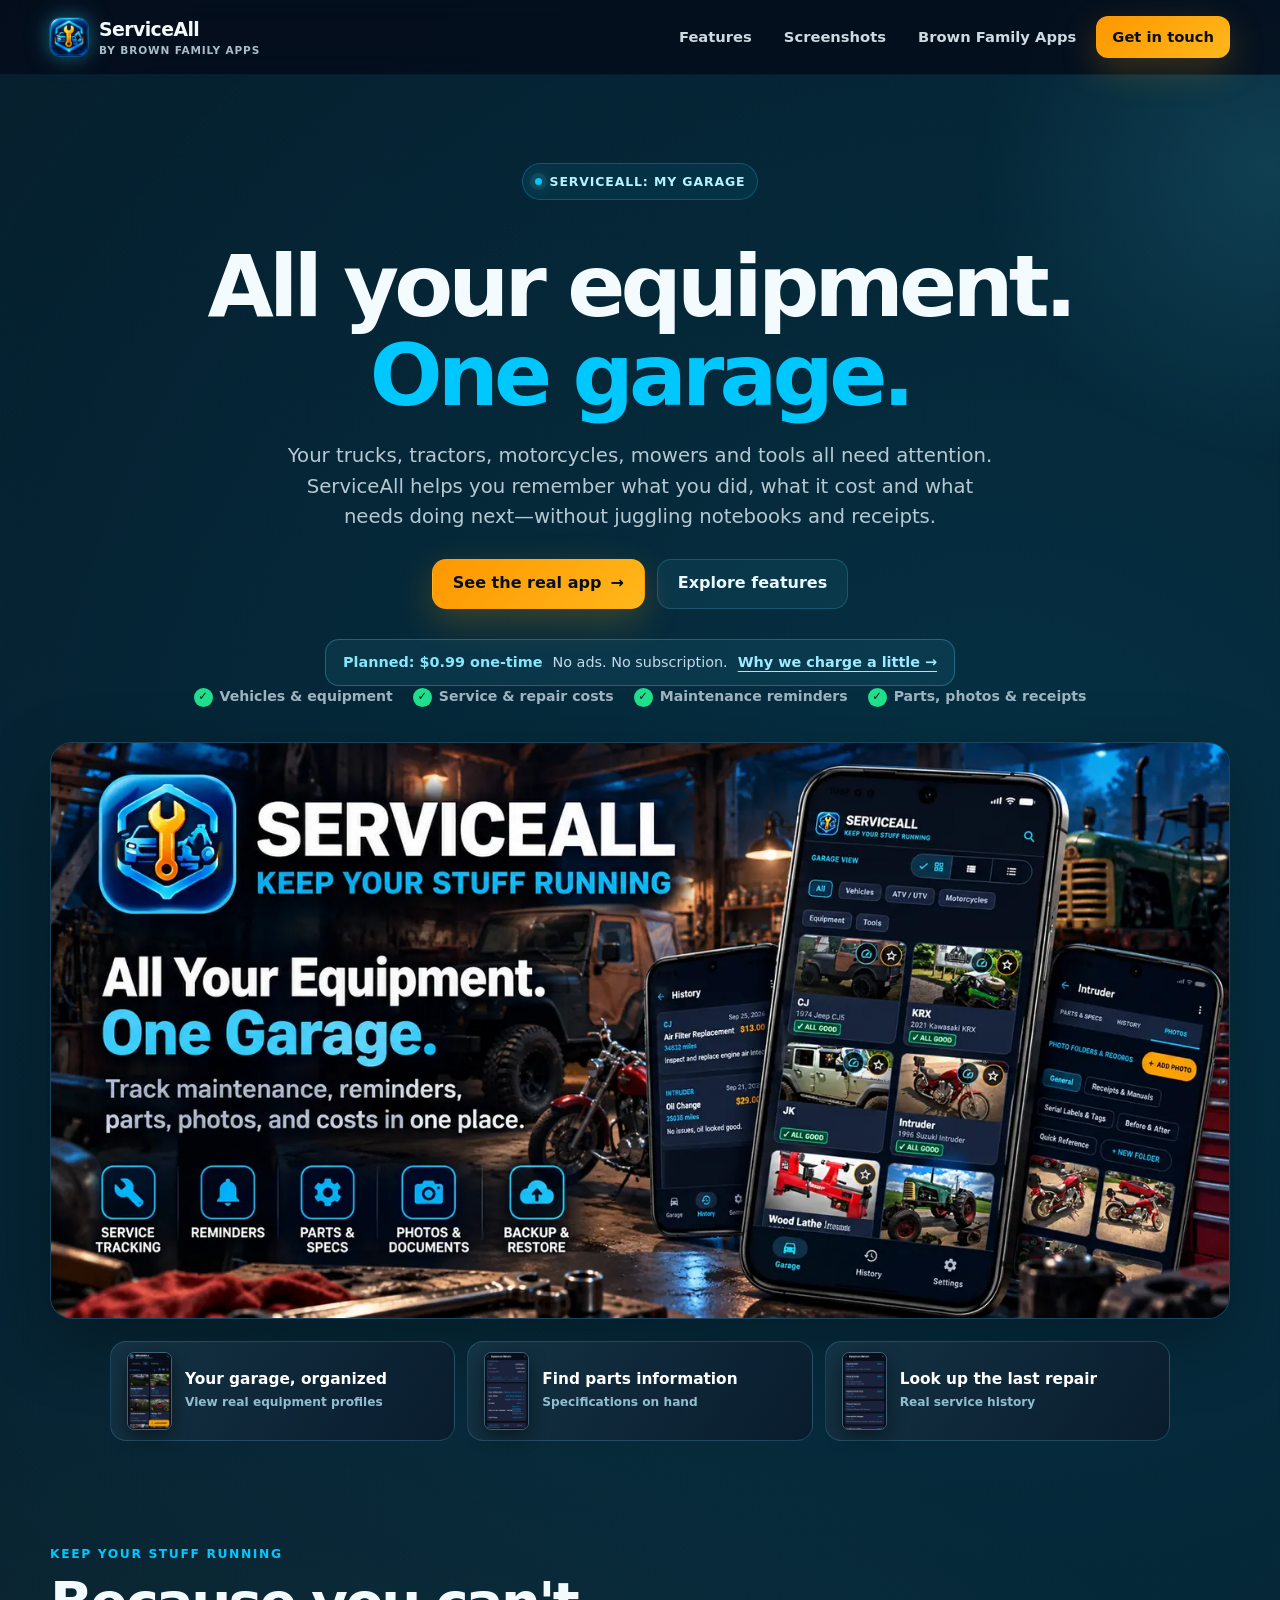
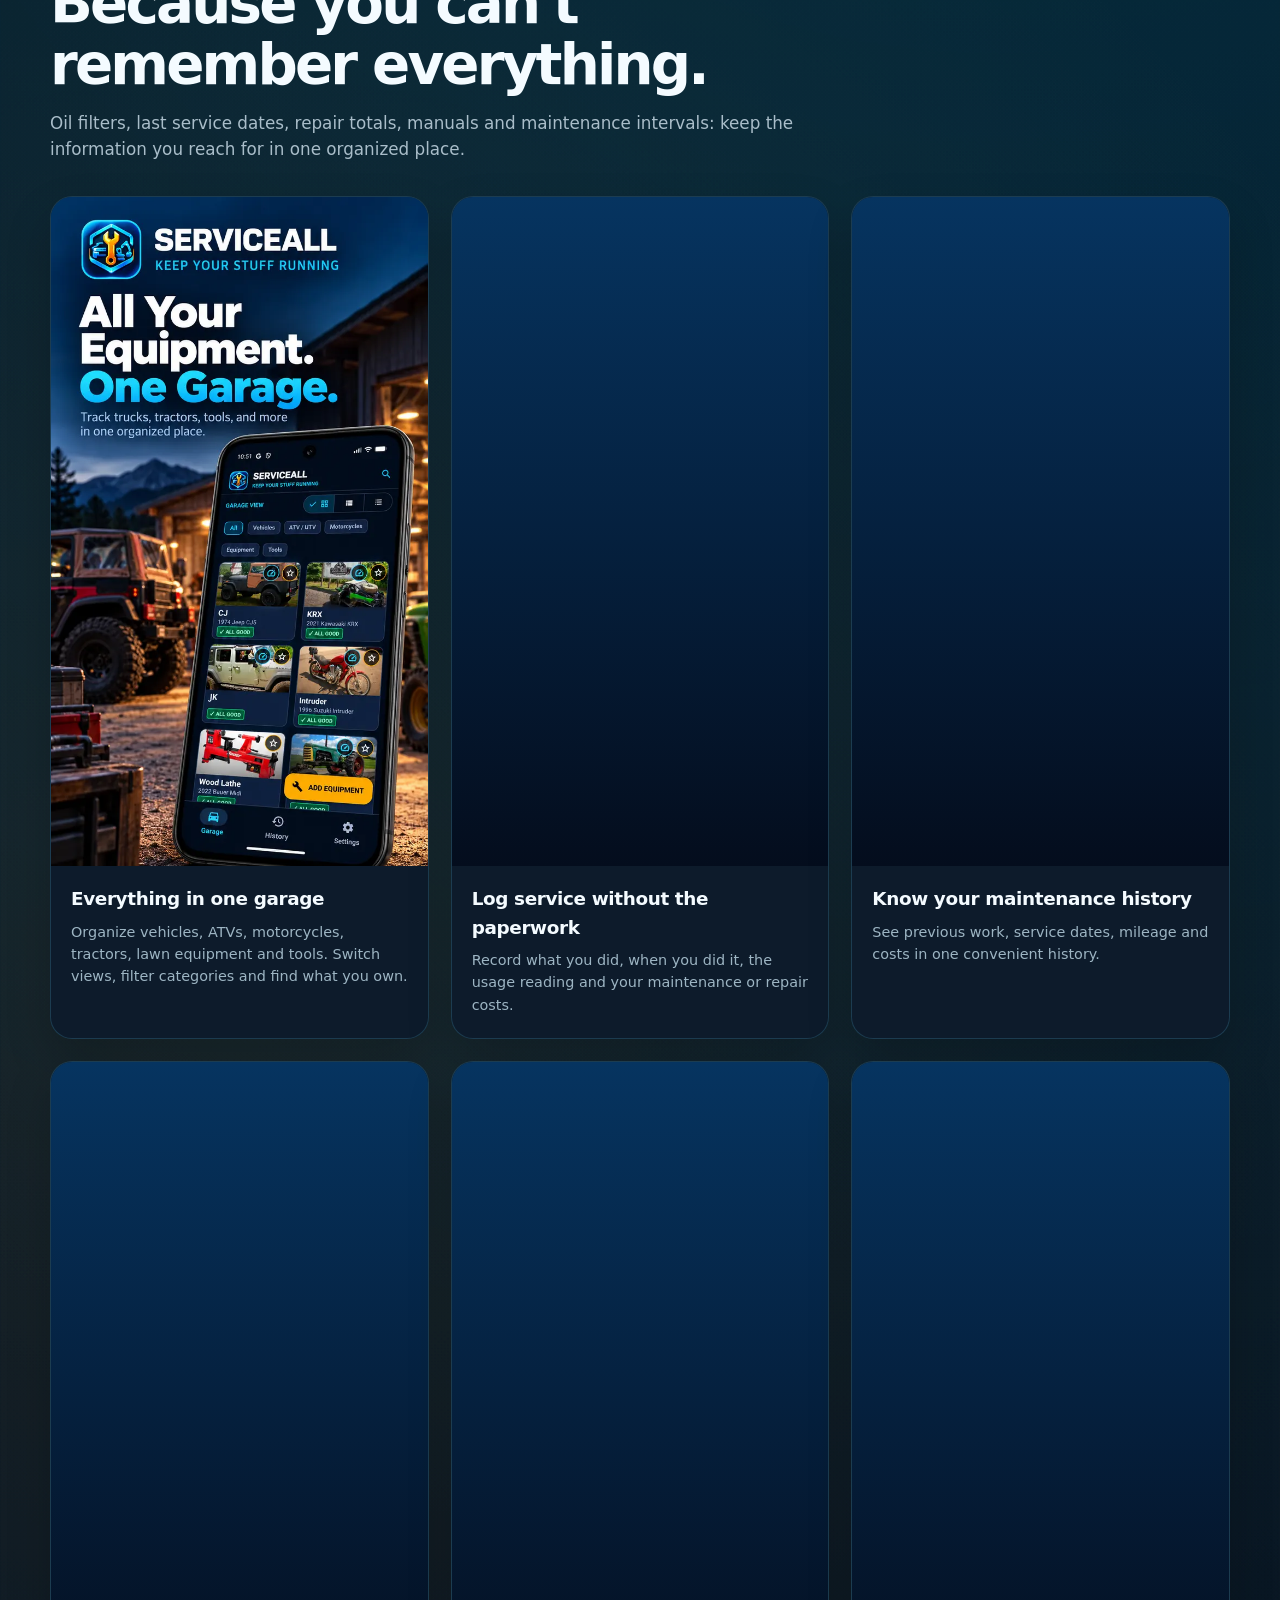
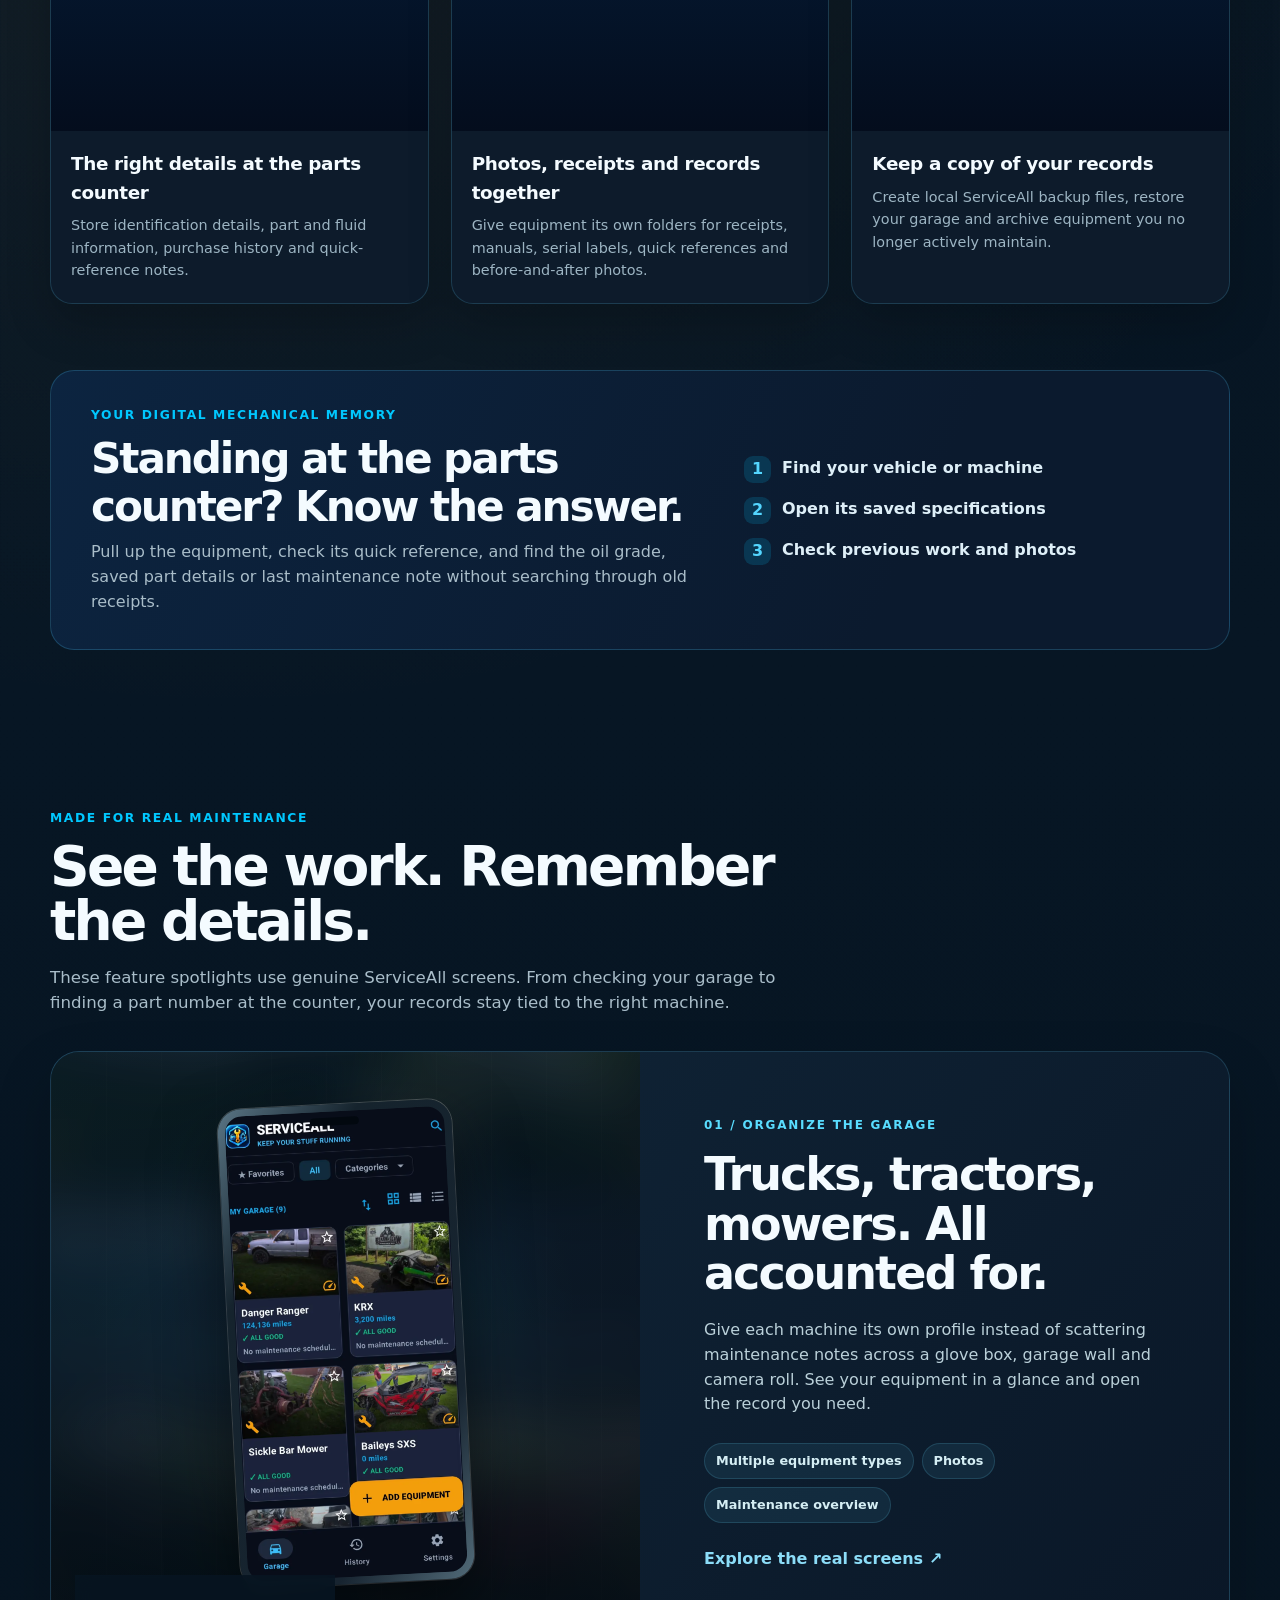
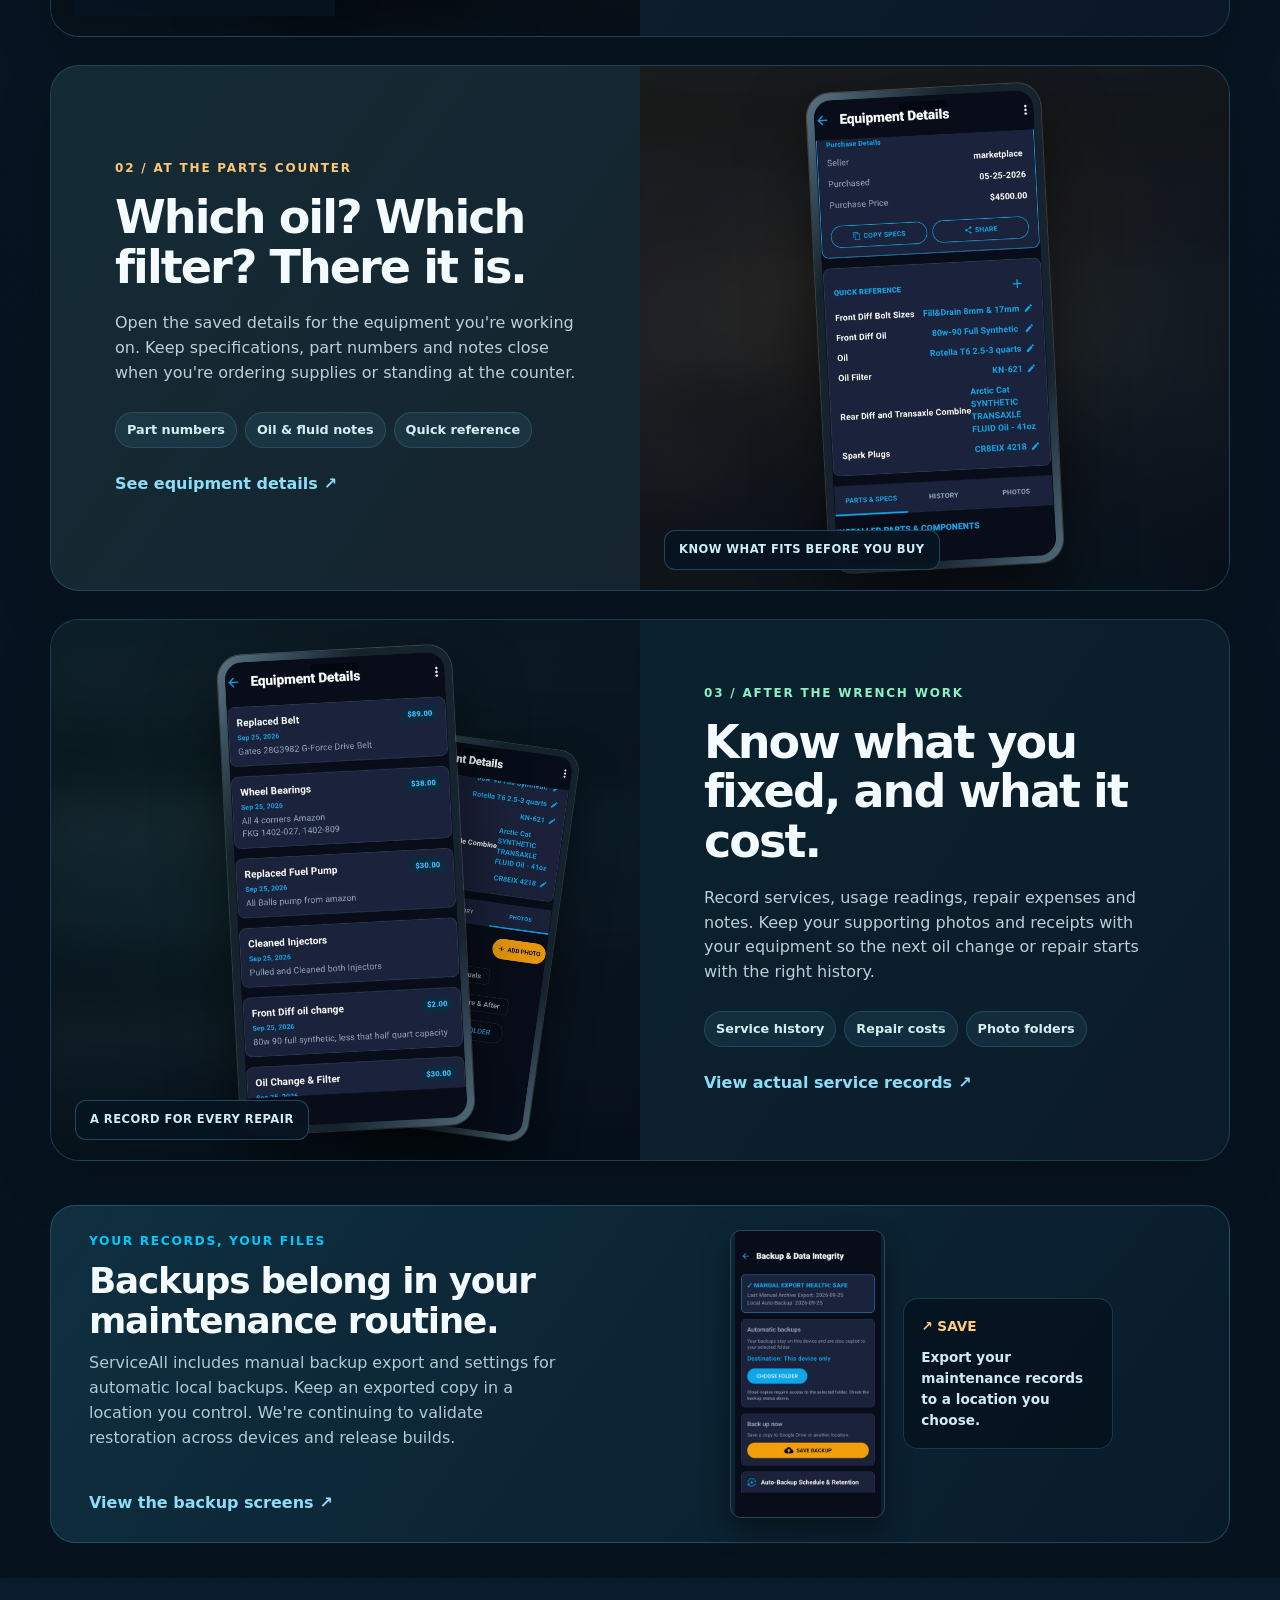
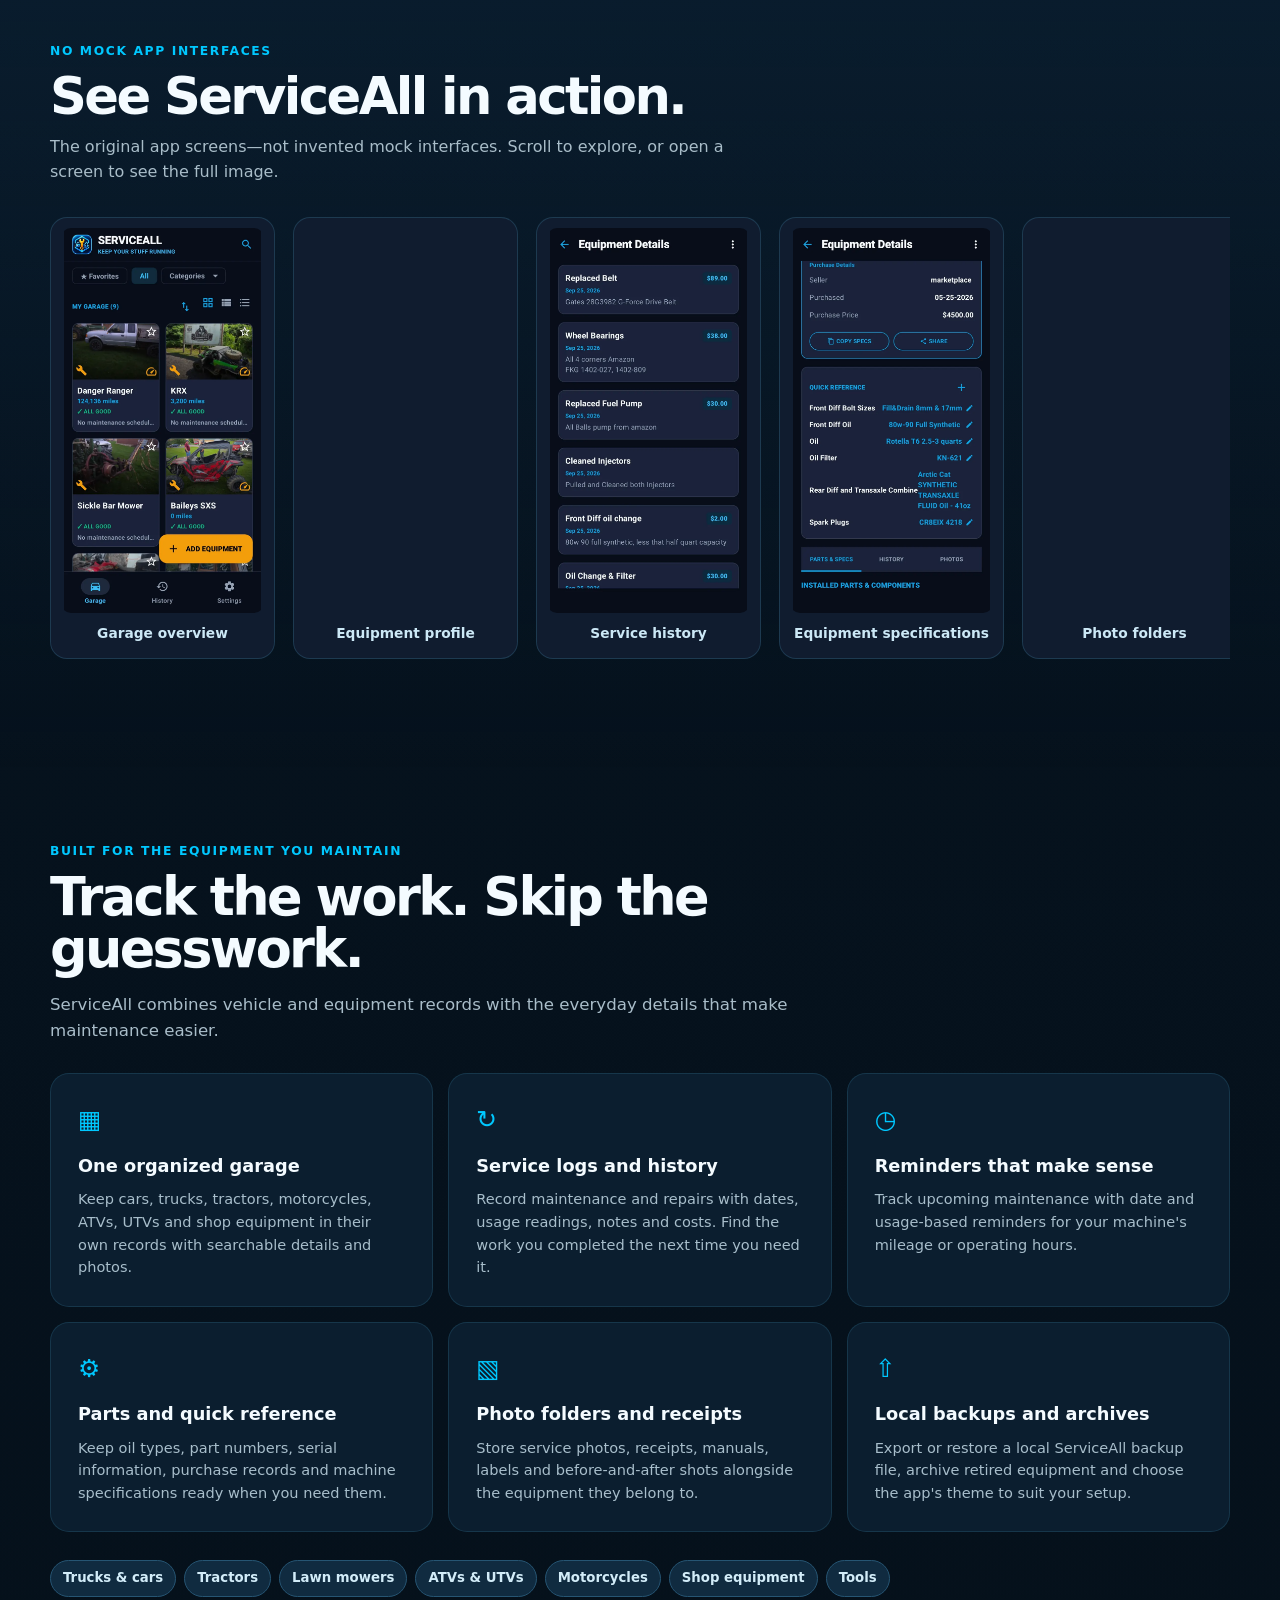
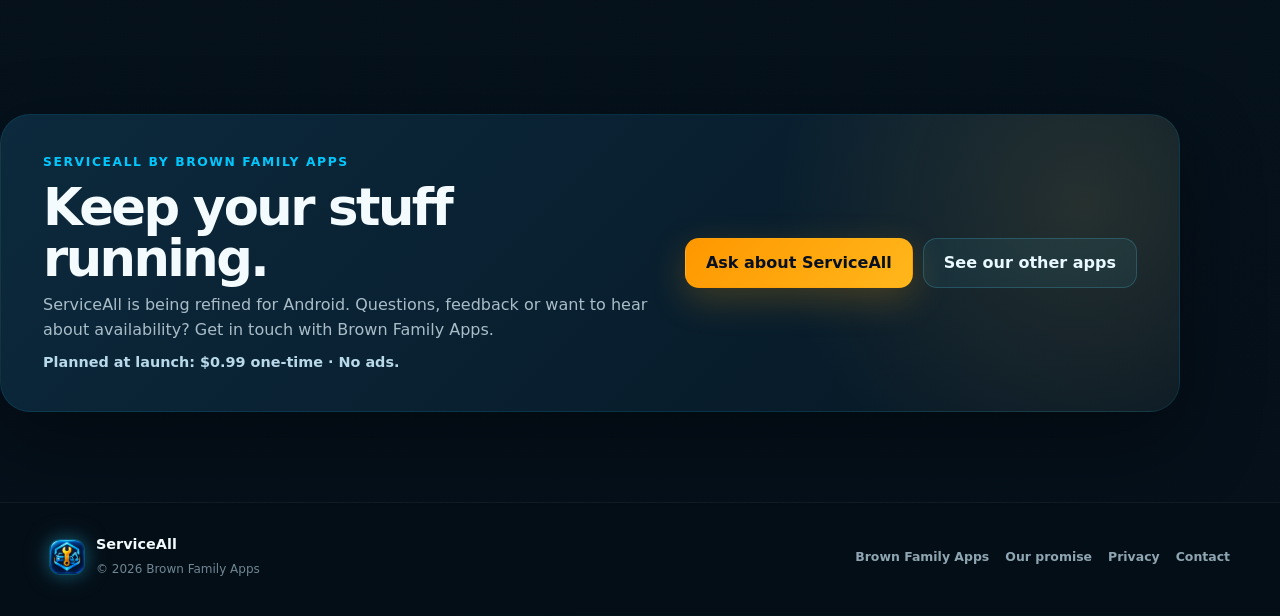
<file: serviceall.html>
<!doctype html>
<html lang="en">
<head>
  <meta charset="utf-8" />
  <meta name="viewport" content="width=device-width, initial-scale=1" />
  <meta name="theme-color" content="#071522" />
  <meta name="description" content="ServiceAll: My Garage helps track vehicle and equipment maintenance, service history, reminders, repair costs, parts, receipts and photos for everything you maintain." />
  <link rel="canonical" href="https://brownfamilyapps.com/serviceall.html" />
  <meta property="og:title" content="ServiceAll: My Garage | Vehicle & Equipment Maintenance" />
  <meta property="og:description" content="One garage for all your machines. Track maintenance, reminders, parts, photos, and repair costs with ServiceAll." />
  <meta property="og:type" content="website" />
  <meta property="og:site_name" content="Brown Family Apps" />
  <meta property="og:url" content="https://brownfamilyapps.com/serviceall.html" />
  <meta property="og:image" content="https://brownfamilyapps.com/assets/serviceall/feature-banner.webp" />
  <title>ServiceAll: My Garage | Vehicle & Equipment Maintenance</title>
  <link rel="icon" href="/assets/favicons/serviceall.ico?v=20260923" type="image/x-icon" sizes="16x16 32x32 48x48 64x64">
  <link rel="preload" as="image" href="/assets/serviceall/feature-banner.webp" fetchpriority="high">

  <style>
    :root {
      --bg: #060d1d;
      --bg-2: #081127;
      --panel: rgba(12, 31, 47, .82);
      --panel-2: rgba(11, 38, 57, .72);
      --line: rgba(134, 225, 255, .18);
      --line-strong: rgba(134, 225, 255, .32);
      --text: #f4fbff;
      --muted: #a9bdc9;
      --cyan: #00c8ff;
      --cyan-2: #008fc8;
      --cyan-soft: rgba(85, 219, 255, .12);
      --gold: #ffa600;
      --gold-2: #ff8500;
      --gold-soft: rgba(255, 201, 92, .12);
      --green: #20df8b;
      --danger: #ff8b84;
      --shadow: 0 30px 80px rgba(0,0,0,.38);
      --radius: 26px;
      --radius-sm: 18px;
      --max: 1180px;
    }

    * { box-sizing: border-box; }
    html { scroll-behavior: smooth; }
    body {
      margin: 0;
      color: var(--text);
      background:
        radial-gradient(circle at 78% 10%, rgba(0, 200, 255, .17), transparent 30%),
        radial-gradient(circle at 18% 30%, rgba(255, 201, 92, .08), transparent 22%),
        linear-gradient(180deg, #06111c 0%, #071624 45%, #05101a 100%);
      font-family: Inter, ui-sans-serif, system-ui, -apple-system, BlinkMacSystemFont, "Segoe UI", sans-serif;
      line-height: 1.55;
      overflow-x: hidden;
    }

    body::before {
      content: "";
      position: fixed;
      inset: 0;
      pointer-events: none;
      opacity: .32;
      background-image:
        linear-gradient(rgba(85,219,255,.035) 1px, transparent 1px),
        linear-gradient(90deg, rgba(85,219,255,.035) 1px, transparent 1px);
      background-size: 44px 44px;
      mask-image: linear-gradient(to bottom, #000 0%, transparent 78%);
      z-index: -1;
    }

    a { color: inherit; }
    img, svg { display: block; }
    button, a { -webkit-tap-highlight-color: transparent; }

    .shell { width: min(var(--max), calc(100% - 40px)); margin-inline: auto; }

    .topbar {
      position: sticky;
      top: 0;
      z-index: 50;
      backdrop-filter: blur(16px);
      background: rgba(5, 16, 26, .72);
      border-bottom: 1px solid rgba(255,255,255,.055);
    }

    .nav {
      min-height: 74px;
      display: flex;
      align-items: center;
      justify-content: space-between;
      gap: 24px;
    }

    .brand {
      display: inline-flex;
      align-items: center;
      gap: 11px;
      text-decoration: none;
      font-weight: 850;
      letter-spacing: -.03em;
      font-size: 1.18rem;
    }

    .brand-mark {
      width: 38px;
      height: 38px;
      filter: drop-shadow(0 0 12px rgba(85, 219, 255, .28));
      flex: 0 0 auto;
    }

    .brand span small {
      display: block;
      color: var(--muted);
      font-weight: 650;
      font-size: .66rem;
      letter-spacing: .08em;
      text-transform: uppercase;
      margin-top: -2px;
    }

    .nav-links {
      display: flex;
      align-items: center;
      gap: 8px;
    }

    .nav-links a {
      text-decoration: none;
      color: #ccdae2;
      font-weight: 700;
      font-size: .92rem;
      padding: 10px 12px;
      border-radius: 12px;
      transition: .2s ease;
    }

    .nav-links a:hover { color: #fff; background: rgba(255,255,255,.055); }

    .nav-links .nav-cta {
      color: #071522;
      background: linear-gradient(135deg, var(--gold), #ffdc8e);
      box-shadow: 0 8px 28px rgba(255, 201, 92, .18);
      padding-inline: 16px;
    }

    .nav-links .nav-cta:hover { color: #071522; background: linear-gradient(135deg, #ffd36f, #ffe2a3); }

    .hero {
      position: relative;
      padding: 90px 0 72px;
      isolation: isolate;
    }

    .hero::after {
      content: "";
      position: absolute;
      width: 620px;
      height: 620px;
      border-radius: 50%;
      right: -300px;
      top: -220px;
      background: radial-gradient(circle, rgba(85,219,255,.14), rgba(85,219,255,0) 68%);
      z-index: -1;
    }

    .hero-grid {
      display: grid;
      grid-template-columns: 1.03fr .97fr;
      gap: 68px;
      align-items: center;
    }

    .kicker {
      display: inline-flex;
      align-items: center;
      gap: 8px;
      border: 1px solid rgba(85,219,255,.22);
      background: rgba(85,219,255,.075);
      color: #bceeff;
      border-radius: 999px;
      padding: 8px 12px;
      font-size: .78rem;
      font-weight: 800;
      letter-spacing: .07em;
      text-transform: uppercase;
      margin-bottom: 20px;
    }

    .kicker-dot {
      width: 7px; height: 7px; border-radius: 50%; background: var(--cyan);
      box-shadow: 0 0 0 5px rgba(85,219,255,.09), 0 0 16px rgba(85,219,255,.75);
    }

    h1, h2, h3, p { margin-top: 0; }
    h1 {
      margin-bottom: 22px;
      font-size: clamp(3.3rem, 6.5vw, 6.4rem);
      line-height: .93;
      letter-spacing: -.066em;
      max-width: 900px;
    }

    .gradient-word {
      background: linear-gradient(105deg, #effbff 5%, var(--cyan) 48%, #b9f1ff 72%);
      color: transparent;
      -webkit-background-clip: text;
      background-clip: text;
    }

    .hero-copy > p {
      max-width: 650px;
      color: #b6c8d2;
      font-size: clamp(1.08rem, 1.6vw, 1.28rem);
      margin-bottom: 30px;
    }

    .hero-actions { display: flex; flex-wrap: wrap; gap: 12px; margin-bottom: 30px; }

    .button {
      display: inline-flex;
      align-items: center;
      justify-content: center;
      gap: 9px;
      min-height: 50px;
      padding: 0 20px;
      border-radius: 14px;
      font-weight: 850;
      text-decoration: none;
      border: 1px solid transparent;
      transition: transform .18s ease, box-shadow .18s ease, background .18s ease;
    }

    .button:hover { transform: translateY(-2px); }
    .button-primary {
      color: #071522;
      background: linear-gradient(135deg, var(--gold), #ffdc8e);
      box-shadow: 0 12px 36px rgba(255, 201, 92, .19);
    }
    .button-secondary {
      color: #e9f9ff;
      border-color: rgba(85,219,255,.2);
      background: rgba(85,219,255,.065);
    }

    .hero-points {
      display: flex;
      flex-wrap: wrap;
      gap: 15px 20px;
      color: #9eb3c0;
      font-size: .88rem;
      font-weight: 700;
    }
    .hero-points span { display: inline-flex; align-items: center; gap: 7px; }
    .hero-points i {
      width: 19px; height: 19px; border-radius: 50%; display: grid; place-items: center;
      color: #06111c; background: var(--green); font-style: normal; font-size: .72rem; font-weight: 900;
    }

    .device-stage { position: relative; min-height: 665px; display: grid; place-items: center; }
    .device-glow {
      position: absolute;
      width: 76%;
      height: 76%;
      border-radius: 50%;
      background: radial-gradient(circle, rgba(45,194,239,.22), rgba(45,194,239,0) 67%);
      filter: blur(12px);
    }

    .phone {
      width: min(360px, 87vw);
      min-height: 650px;
      border-radius: 43px;
      padding: 11px;
      background: linear-gradient(145deg, #405264, #111b25 38%, #071019 72%, #455361);
      box-shadow: 0 40px 85px rgba(0,0,0,.48), inset 0 0 0 1px rgba(255,255,255,.1);
      transform: rotate(1.8deg);
      position: relative;
      z-index: 2;
    }

    .phone::before {
      content: "";
      position: absolute;
      top: 18px;
      left: 50%;
      transform: translateX(-50%);
      width: 88px;
      height: 24px;
      border-radius: 20px;
      background: #03070b;
      z-index: 3;
    }

    .screen {
      min-height: 628px;
      overflow: hidden;
      border-radius: 34px;
      background:
        radial-gradient(circle at 75% 0%, rgba(31,180,231,.12), transparent 30%),
        linear-gradient(180deg, #091725, #07131e 65%, #081825);
      border: 1px solid rgba(255,255,255,.055);
      padding: 52px 17px 18px;
      position: relative;
    }

    .screen-header { display: flex; justify-content: space-between; align-items: center; margin-bottom: 18px; }
    .screen-brand { display: flex; align-items: center; gap: 8px; font-weight: 900; letter-spacing: -.025em; }
    .screen-brand svg { width: 27px; height: 27px; }
    .avatar { width: 31px; height: 31px; border-radius: 50%; border: 1px solid rgba(85,219,255,.25); background: linear-gradient(135deg, rgba(85,219,255,.17), rgba(255,201,92,.12)); display:grid; place-items:center; color:var(--cyan); font-weight:900; font-size:.76rem; }

    .screen-title { color: #f5fbff; font-size: 1.42rem; font-weight: 900; letter-spacing: -.04em; margin-bottom: 4px; }
    .screen-sub { color: #7892a1; font-size: .72rem; margin-bottom: 15px; }

    .asset-grid { display: grid; grid-template-columns: 1fr 1fr; gap: 10px; }
    .asset-card {
      border-radius: 18px;
      min-height: 136px;
      border: 1px solid rgba(255,255,255,.075);
      background: linear-gradient(145deg, rgba(18,48,68,.88), rgba(9,28,43,.92));
      padding: 13px;
      overflow: hidden;
      position: relative;
    }
    .asset-card::after {
      content: ""; position: absolute; width: 80px; height:80px; border-radius:50%; right:-28px; top:-30px;
      background: radial-gradient(circle, rgba(85,219,255,.16), rgba(85,219,255,0) 68%);
    }
    .asset-icon {
      width: 48px; height: 48px; border-radius: 15px; display:grid; place-items:center; margin-bottom: 16px;
      background: rgba(85,219,255,.09); border: 1px solid rgba(85,219,255,.12); color: var(--cyan);
    }
    .asset-card:nth-child(2) .asset-icon, .asset-card:nth-child(4) .asset-icon { background: rgba(255,201,92,.09); border-color: rgba(255,201,92,.12); color: var(--gold); }
    .asset-icon svg { width: 29px; height:29px; }
    .asset-name { font-size: .85rem; font-weight: 900; margin-bottom: 2px; }
    .asset-meta { color: #7f98a7; font-size: .63rem; }
    .due { color: var(--gold); font-size: .61rem; font-weight: 850; margin-top: 9px; }

    .quick-row { display: grid; grid-template-columns: 1.3fr .7fr; gap: 10px; margin-top: 10px; }
    .quick-card {
      border-radius: 16px; padding: 12px; background: rgba(255,255,255,.038); border:1px solid rgba(255,255,255,.06);
    }
    .quick-label { color:#7f98a7; font-size:.61rem; text-transform:uppercase; letter-spacing:.08em; font-weight:850; }
    .quick-value { margin-top:5px; font-size:.82rem; font-weight:900; }
    .quick-value strong { color:var(--green); }
    .quick-card.reminder .quick-value { color:var(--gold); }

    .float-card {
      position: absolute;
      z-index: 4;
      border: 1px solid rgba(85,219,255,.19);
      background: rgba(8, 27, 42, .88);
      backdrop-filter: blur(14px);
      border-radius: 18px;
      box-shadow: 0 20px 50px rgba(0,0,0,.33);
      padding: 13px 14px;
    }
    .float-card b { display:block; font-size:.78rem; margin-bottom:2px; }
    .float-card span { color:#8ba3b1; font-size:.67rem; }
    .float-left { left:-18px; top:145px; transform:rotate(-5deg); }
    .float-right { right:-34px; bottom:110px; transform:rotate(4deg); }
    .float-icon { width:31px;height:31px;border-radius:10px;display:grid;place-items:center;margin-bottom:8px;background:var(--cyan-soft);color:var(--cyan);font-size:1rem; }
    .float-right .float-icon { background:var(--gold-soft); color:var(--gold); }

    .section { padding: 88px 0; }
    .section-head { max-width: 760px; margin-bottom: 38px; }
    .eyebrow { color:var(--cyan); font-size:.77rem; font-weight:900; letter-spacing:.13em; text-transform:uppercase; margin-bottom:10px; }
    h2 { font-size: clamp(2.25rem, 4.3vw, 4rem); line-height:1; letter-spacing:-.05em; margin-bottom:16px; }
    .section-head p, .section-copy p { color:var(--muted); font-size:1.04rem; }

    .asset-types { display:grid; grid-template-columns:repeat(3,1fr); gap:16px; }
    .type-card {
      min-height: 290px;
      border:1px solid rgba(255,255,255,.075);
      border-radius: var(--radius);
      background: linear-gradient(145deg, rgba(13,35,52,.82), rgba(7,24,37,.68));
      padding: 26px;
      position:relative;
      overflow:hidden;
      box-shadow: inset 0 1px 0 rgba(255,255,255,.035);
    }
    .type-card::before {
      content:""; position:absolute; width:200px;height:200px;border-radius:50%;right:-85px;top:-90px;
      background: radial-gradient(circle, rgba(85,219,255,.14), transparent 68%);
    }
    .type-card:nth-child(2)::before { background:radial-gradient(circle,rgba(255,201,92,.12),transparent 68%); }
    .type-icon { width:62px;height:62px;border-radius:19px;display:grid;place-items:center;color:var(--cyan);background:var(--cyan-soft);border:1px solid rgba(85,219,255,.14);margin-bottom:46px; }
    .type-card:nth-child(2) .type-icon { color:var(--gold);background:var(--gold-soft);border-color:rgba(255,201,92,.16); }
    .type-card:nth-child(3) .type-icon { color:var(--green);background:rgba(97,230,161,.09);border-color:rgba(97,230,161,.14); }
    .type-icon svg{width:36px;height:36px}
    .type-card h3 { font-size:1.35rem; margin-bottom:8px; }
    .type-card p { color:#91a8b6; font-size:.92rem; max-width:310px; margin-bottom:0; }

    .workflow {
      display:grid;
      grid-template-columns:.9fr 1.1fr;
      gap:62px;
      align-items:center;
    }
    .workflow-panel {
      border:1px solid rgba(255,255,255,.075);
      border-radius:30px;
      background:linear-gradient(145deg,rgba(10,31,47,.86),rgba(7,21,33,.78));
      padding:26px;
      box-shadow:var(--shadow);
    }
    .timeline-item { display:grid; grid-template-columns:44px 1fr; gap:14px; position:relative; padding-bottom:22px; }
    .timeline-item:not(:last-child)::before{content:"";position:absolute;left:21px;top:42px;bottom:0;width:2px;background:linear-gradient(var(--line-strong),rgba(85,219,255,.03));}
    .time-dot { width:44px;height:44px;border-radius:14px;display:grid;place-items:center;background:var(--cyan-soft);border:1px solid rgba(85,219,255,.14);color:var(--cyan);font-weight:900;font-size:.72rem;z-index:1; }
    .timeline-item:nth-child(2) .time-dot{background:var(--gold-soft);border-color:rgba(255,201,92,.15);color:var(--gold)}
    .timeline-item:nth-child(3) .time-dot{background:rgba(97,230,161,.09);border-color:rgba(97,230,161,.14);color:var(--green)}
    .time-card { padding:14px 15px;border-radius:17px;background:rgba(255,255,255,.038);border:1px solid rgba(255,255,255,.055); }
    .time-top { display:flex;justify-content:space-between;gap:15px;align-items:flex-start;margin-bottom:4px; }
    .time-top b{font-size:.91rem}.time-top span{color:#708a99;font-size:.66rem;white-space:nowrap}
    .time-card p{font-size:.76rem;color:#8ea5b3;margin-bottom:8px}
    .chips{display:flex;flex-wrap:wrap;gap:6px}.chip{font-size:.6rem;font-weight:850;padding:5px 7px;border-radius:999px;background:rgba(85,219,255,.075);color:#9ee8ff;border:1px solid rgba(85,219,255,.1)}

    .checklist { display:grid; gap:13px; margin-top:28px; }
    .check { display:flex; gap:12px; align-items:flex-start; color:#bfd0d8; }
    .check i { flex:0 0 auto;width:24px;height:24px;border-radius:8px;display:grid;place-items:center;background:rgba(97,230,161,.1);border:1px solid rgba(97,230,161,.13);color:var(--green);font-style:normal;font-weight:900;font-size:.72rem; }
    .check strong { color:#f4fbff; }

    .features { display:grid; grid-template-columns:repeat(3,1fr); gap:14px; }
    .feature {
      border:1px solid rgba(255,255,255,.07);
      border-radius:22px;
      padding:22px;
      min-height:220px;
      background:rgba(9,27,41,.62);
      transition:transform .2s ease,border-color .2s ease,background .2s ease;
    }
    .feature:hover { transform:translateY(-3px);border-color:rgba(85,219,255,.2);background:rgba(10,32,48,.78); }
    .feature-icon {width:44px;height:44px;border-radius:14px;display:grid;place-items:center;background:var(--cyan-soft);color:var(--cyan);margin-bottom:26px;}
    .feature:nth-child(2n) .feature-icon{background:var(--gold-soft);color:var(--gold)}
    .feature svg{width:24px;height:24px}.feature h3{font-size:1.05rem;margin-bottom:7px}.feature p{color:#8fa6b3;font-size:.84rem;margin-bottom:0}

    .roadmap-wrap {
      position:relative;
      overflow:hidden;
      border:1px solid rgba(85,219,255,.11);
      border-radius:34px;
      background:
        radial-gradient(circle at 89% 4%, rgba(85,219,255,.12), transparent 28%),
        linear-gradient(145deg, rgba(10,32,48,.92), rgba(8,23,36,.84));
      padding:42px;
    }
    .roadmap-wrap::after{content:"AI";position:absolute;right:-7px;bottom:-73px;font-size:18rem;line-height:1;font-weight:950;letter-spacing:-.09em;color:rgba(85,219,255,.025);pointer-events:none}
    .roadmap-head{display:flex;justify-content:space-between;align-items:flex-start;gap:28px;margin-bottom:32px;position:relative;z-index:1}.roadmap-head>div{max-width:680px}.roadmap-head h2{font-size:clamp(2rem,4vw,3.55rem)}
    .planned { flex:0 0 auto;display:inline-flex;gap:7px;align-items:center;border:1px solid rgba(255,201,92,.16);background:var(--gold-soft);color:#ffda91;padding:8px 11px;border-radius:999px;font-size:.72rem;font-weight:900;text-transform:uppercase;letter-spacing:.09em; }
    .roadmap-grid{display:grid;grid-template-columns:repeat(3,1fr);gap:12px;position:relative;z-index:1}.roadmap-step{border:1px solid rgba(255,255,255,.06);border-radius:19px;background:rgba(4,18,28,.52);padding:20px}.step-num{color:var(--cyan);font-weight:950;font-size:.72rem;letter-spacing:.09em;margin-bottom:34px}.roadmap-step h3{font-size:1.02rem;margin-bottom:7px}.roadmap-step p{color:#8da5b2;font-size:.82rem;margin-bottom:0}.roadmap-note{position:relative;z-index:1;margin:20px 0 0;color:#6f8998;font-size:.72rem}

    .cta-section { padding: 38px 0 90px; }
    .cta {
      display:grid;
      grid-template-columns:1fr auto;
      gap:28px;
      align-items:center;
      padding:38px 42px;
      border-radius:30px;
      background:
        radial-gradient(circle at 92% 30%, rgba(255,201,92,.12), transparent 28%),
        linear-gradient(135deg, rgba(13,44,64,.92), rgba(7,24,37,.9));
      border:1px solid rgba(85,219,255,.13);
      box-shadow:var(--shadow);
    }
    .cta h2{font-size:clamp(2rem,3.6vw,3.3rem);margin-bottom:9px}.cta p{color:#9ab0bc;margin-bottom:0;max-width:690px}.cta-actions{display:flex;gap:10px;flex-wrap:wrap;justify-content:flex-end}

    footer { border-top:1px solid rgba(255,255,255,.055);padding:30px 0 36px;background:rgba(2,10,16,.24); }
    .footer-grid { display:grid;grid-template-columns:1fr auto;align-items:center;gap:20px; }
    .footer-left { display:flex;align-items:center;gap:12px; }
    .footer-left .brand-mark{width:34px;height:34px}.footer-copy strong{display:block;font-size:.9rem}.footer-copy span{color:#6f8794;font-size:.75rem}
    .footer-links{display:flex;flex-wrap:wrap;justify-content:flex-end;gap:7px 16px}.footer-links a{color:#8ea5b2;text-decoration:none;font-size:.78rem;font-weight:700}.footer-links a:hover{color:#fff}

    @media (max-width: 980px) {
      .hero { padding-top: 72px; }
      .hero-grid, .workflow { grid-template-columns:1fr; }
      .hero-grid { gap:28px; }
      .hero-copy { text-align:center; }
      .hero-copy > p { margin-inline:auto; }
      .hero-actions, .hero-points { justify-content:center; }
      .device-stage { min-height: 690px; }
      .asset-types, .features { grid-template-columns:repeat(2,1fr); }
      .asset-types .type-card:last-child { grid-column:1/-1; min-height:230px; }
      .roadmap-grid { grid-template-columns:1fr; }
      .roadmap-step { min-height:auto; }
      .roadmap-step .step-num { margin-bottom:14px; }
      .cta { grid-template-columns:1fr; }
      .cta-actions { justify-content:flex-start; }
    }

    @media (max-width: 700px) {
      .shell { width:min(100% - 24px,var(--max)); }
      .nav { min-height:66px; }
      .nav-links a:not(.nav-cta) { display:none; }
      .nav-links .nav-cta { font-size:.82rem;padding:9px 12px; }
      .brand span small { display:none; }
      .hero { padding:58px 0 45px; }
      h1 { font-size:clamp(3rem,17vw,4.6rem); }
      .hero-copy > p { font-size:1rem; }
      .button { width:100%; }
      .hero-actions { display:grid;grid-template-columns:1fr; }
      .hero-points { display:grid; grid-template-columns:1fr 1fr; text-align:left; }
      .device-stage { min-height:640px; margin-top:8px; }
      .phone { width:min(335px,90vw); min-height:610px; }
      .screen { min-height:588px; }
      .float-left { left:-2px; top:130px; }
      .float-right { right:-2px; bottom:72px; }
      .section { padding:66px 0; }
      .asset-types, .features { grid-template-columns:1fr; }
      .asset-types .type-card:last-child { grid-column:auto; }
      .type-card { min-height:245px; }
      .type-icon { margin-bottom:34px; }
      .workflow-panel { padding:17px; }
      .roadmap-wrap { padding:28px 18px; }
      .roadmap-head { display:block; }
      .planned { margin-top:6px; }
      .cta { padding:30px 22px; }
      .cta-actions { display:grid;width:100%; }
      .footer-grid { grid-template-columns:1fr; }
      .footer-links { justify-content:flex-start; }
    }

    @media (max-width: 410px) {
      .hero-points { grid-template-columns:1fr; }
      .float-card { display:none; }
      .device-stage { min-height:625px; }
    }

    @media (prefers-reduced-motion: no-preference) {
      .phone { animation: floatPhone 7s ease-in-out infinite; }
      .float-left { animation: floatLeft 5.5s ease-in-out infinite; }
      .float-right { animation: floatRight 6.3s ease-in-out infinite; }
      @keyframes floatPhone { 0%,100%{transform:rotate(1.8deg) translateY(0)} 50%{transform:rotate(1deg) translateY(-8px)} }
      @keyframes floatLeft { 0%,100%{transform:rotate(-5deg) translateY(0)} 50%{transform:rotate(-3deg) translateY(-8px)} }
      @keyframes floatRight { 0%,100%{transform:rotate(4deg) translateY(0)} 50%{transform:rotate(2deg) translateY(7px)} }
    }


    /* Screenshot-matched ServiceAll brand treatment */
    .brand-mark {
      border-radius: 10px;
      object-fit: cover;
      box-shadow: 0 0 0 1px rgba(0,200,255,.22), 0 0 18px rgba(0,200,255,.20);
    }

    .topbar {
      background: rgba(4, 10, 24, .80);
      border-bottom-color: rgba(0,200,255,.08);
    }

    .nav-links .nav-cta,
    .button-primary {
      background: linear-gradient(135deg, #ff9700, #ffb71b);
      color: #07101f;
      box-shadow: 0 12px 36px rgba(255,166,0,.22);
    }

    .nav-links .nav-cta:hover,
    .button-primary:hover { background: linear-gradient(135deg, #ffa30a, #ffc13d); }

    .kicker {
      border-color: rgba(0,200,255,.28);
      background: rgba(0,200,255,.075);
      color: #b7f2ff;
    }

    .real-preview {
      min-height: 650px;
      width: 100%;
      position: relative;
      overflow: visible;
    }

    .real-preview .device-glow {
      width: 92%;
      height: 86%;
      background:
        radial-gradient(circle at 34% 42%, rgba(0,200,255,.25), rgba(0,200,255,0) 49%),
        radial-gradient(circle at 68% 58%, rgba(255,166,0,.12), rgba(255,166,0,0) 42%);
      filter: blur(16px);
    }

    .hero-app-icon {
      position: absolute;
      z-index: 1;
      width: min(440px, 78%);
      aspect-ratio: 1;
      object-fit: cover;
      left: 2%;
      top: 50%;
      transform: translateY(-53%) rotate(-2deg);
      border-radius: 24%;
      box-shadow:
        0 42px 90px rgba(0,0,0,.48),
        0 0 0 1px rgba(82,224,255,.24),
        0 0 65px rgba(0,176,255,.18);
    }

    .hero-phone {
      position: absolute;
      z-index: 3;
      width: min(250px, 44%);
      height: auto;
      right: 0;
      bottom: 12px;
      border-radius: 31px;
      filter: drop-shadow(0 34px 45px rgba(0,0,0,.58));
      transform: rotate(1.2deg);
    }

    .preview-label {
      position: absolute;
      z-index: 5;
      top: 52px;
      right: 16px;
      display: inline-flex;
      align-items: center;
      gap: 8px;
      padding: 8px 11px;
      border-radius: 999px;
      border: 1px solid rgba(0,200,255,.18);
      background: rgba(4,16,34,.82);
      backdrop-filter: blur(12px);
      color: #a9eefd;
      font-size: .68rem;
      font-weight: 850;
      text-transform: uppercase;
      letter-spacing: .09em;
      box-shadow: 0 12px 28px rgba(0,0,0,.28);
    }

    .preview-label span {
      width: 7px;
      height: 7px;
      border-radius: 999px;
      background: #20df8b;
      box-shadow: 0 0 12px rgba(32,223,139,.8);
    }

    .real-preview .float-left { left: -8px; top: 132px; z-index: 6; }
    .real-preview .float-right { right: -24px; bottom: 87px; z-index: 6; }

    .asset-card,
    .workflow-panel,
    .type-card,
    .feature,
    .roadmap-wrap,
    .cta {
      border-color: rgba(0,200,255,.10);
    }

    @media (max-width: 980px) {
      .real-preview { min-height: 630px; max-width: 650px; margin-inline: auto; }
      .hero-app-icon { width: min(420px, 72%); left: 5%; }
      .hero-phone { width: min(245px, 42%); right: 4%; }
    }

    @media (max-width: 700px) {
      .real-preview { min-height: 555px; }
      .hero-app-icon { width: min(335px, 76vw); left: 50%; top: 47%; transform: translate(-57%,-50%) rotate(-2deg); }
      .hero-phone { width: min(205px, 48vw); right: 1%; bottom: 8px; }
      .preview-label { top: 23px; right: 8px; font-size: .59rem; }
      .real-preview .float-left { left: 0; top: 120px; }
      .real-preview .float-right { right: 0; bottom: 62px; }
    }

    @media (max-width: 410px) {
      .real-preview { min-height: 510px; }
      .hero-app-icon { width: min(300px, 78vw); }
      .hero-phone { width: min(182px, 49vw); }
      .preview-label { top: 8px; }
    }

    @media (prefers-reduced-motion: no-preference) {
      .hero-phone { animation: realPhoneFloat 7s ease-in-out infinite; }
      .hero-app-icon { animation: iconGlow 7s ease-in-out infinite; }
      @keyframes realPhoneFloat {
        0%,100% { transform: rotate(1.2deg) translateY(0); }
        50% { transform: rotate(.4deg) translateY(-8px); }
      }
      @keyframes iconGlow {
        0%,100% { filter: brightness(1); }
        50% { filter: brightness(1.05); }
      }
    }

  .hero-grid{grid-template-columns:1fr;gap:36px}
.serviceall-feature{min-width:0;overflow:hidden;border-radius:24px;border:1px solid rgba(85,219,255,.2);box-shadow:0 24px 70px rgba(0,0,0,.3)}
.serviceall-feature img{display:block;width:100%;height:auto;object-fit:contain}

/* 2026 ServiceAll storefront refresh — designed around original app screens */
:root {scroll-padding-top:90px}
.hero.hero-refreshed {min-height:0;padding:88px 0 64px}
.hero-refreshed .hero-grid {display:block}
.hero-refreshed .hero-copy {max-width:940px;margin:0 auto 34px;text-align:center}
.hero-refreshed .hero-copy h1 {font-size:clamp(2.9rem,6.7vw,6.4rem);line-height:1.03;letter-spacing:-.056em;max-width:none;margin:22px auto}
.hero-refreshed .hero-copy h1 span {color:var(--cyan)}
.hero-refreshed .hero-copy>p {margin:0 auto 26px;max-width:720px;font-size:clamp(1.04rem,2vw,1.23rem)}
.hero-refreshed .hero-actions,.hero-refreshed .hero-points {justify-content:center}
.hero-refreshed .serviceall-feature {max-width:1300px;margin-inline:auto;background:#081625;border-color:rgba(84,207,255,.25);border-radius:22px}
.hero-refreshed .serviceall-feature img {width:100%;height:auto;object-fit:contain;object-position:center}
.hero-refreshed .kicker {margin-inline:auto}
.gallery-section {padding:40px 0 84px}
.gallery-lead {max-width:780px;margin-bottom:34px}
.gallery-lead h2 {font-size:clamp(2.2rem,4.4vw,3.65rem);line-height:1.08;margin:10px 0 14px}
.gallery-lead p {color:var(--muted);font-size:1.05rem}
.showcase-grid {display:grid;grid-template-columns:repeat(3,minmax(0,1fr));gap:22px}
.showcase-card {min-width:0;margin:0;border-radius:22px;overflow:hidden;background:#0d1b2b;border:1px solid rgba(95,209,250,.18);box-shadow:0 20px 45px rgba(0,0,0,.19);transition:transform .2s,border-color .2s}
.showcase-card:hover {transform:translateY(-3px);border-color:rgba(84,207,255,.4)}
.showcase-card picture {display:block;background:linear-gradient(180deg,#063460,#040d1d)}
.showcase-card picture img {display:block;width:100%;height:auto;aspect-ratio:941/1672;object-fit:contain}
.showcase-card figcaption {padding:19px 20px 22px}
.showcase-card h3 {font-size:1.15rem;margin:0 0 7px;letter-spacing:-.02em}
.showcase-card p {margin:0;color:#9db5c3;font-size:.9rem;line-height:1.55}
.band-callout {margin-top:66px;padding:35px 40px;display:grid;grid-template-columns:1.4fr 1fr;gap:30px;align-items:center;border:1px solid rgba(77,198,245,.22);border-radius:24px;background:linear-gradient(115deg,#0c2440,#0b1a2e 72%)}
.band-callout h2 {font-size:clamp(1.9rem,3.3vw,2.8rem);line-height:1.12;margin:10px 0}
.band-callout p {color:var(--muted);margin:0}
.band-steps {list-style:none;padding:0;margin:0;display:grid;gap:14px}
.band-steps li {display:flex;align-items:start;gap:11px;color:#deeff8;font-weight:670}
.band-steps b {display:grid;place-items:center;flex:0 0 27px;width:27px;height:27px;border-radius:9px;background:rgba(0,200,255,.16);color:#54d6ff}
.real-screens {padding:64px 0 88px;background:linear-gradient(180deg,rgba(13,37,58,.55),rgba(4,15,26,.15))}
.real-screens h2 {font-size:clamp(2rem,4vw,3.3rem);margin:5px 0 13px}
.real-screens .screens-intro {color:var(--muted);max-width:680px;margin:0 0 27px}
.screen-rail {display:flex;gap:18px;overflow-x:auto;scroll-snap-type:x mandatory;scrollbar-color:#267ca4 #0b2135;padding:5px 4px 20px}
.screen-rail figure {flex:0 0 min(225px,55vw);min-width:0;margin:0;scroll-snap-align:start;border-radius:17px;background:#101c2f;border:1px solid rgba(99,209,253,.16);padding:10px;text-align:center}
.screen-rail a {display:block;text-decoration:none}
.screen-rail img {display:block;width:100%;height:auto;max-height:385px;object-fit:contain;object-position:center;border-radius:10px}
.screen-rail figcaption {padding:10px 0 4px;color:#cce8f6;font-weight:760;font-size:.86rem}
.benefits-section {padding:75px 0}
.benefits-section .section-head {margin-bottom:30px}
.benefits-section h2 {font-size:clamp(2.1rem,4.1vw,3.35rem);margin:7px 0 16px}
.benefits-grid {display:grid;grid-template-columns:repeat(3,minmax(0,1fr));gap:15px}
.benefit {padding:27px;background:rgba(14,36,55,.73);border:1px solid rgba(95,209,250,.13);border-radius:19px}
.benefit>span {color:var(--cyan);font-size:1.55rem;display:block;margin-bottom:13px}
.benefit h3 {font-size:1.11rem;margin:0 0 8px}
.benefit p {color:#a8becb;font-size:.91rem;margin:0}
.asset-row {display:flex;flex-wrap:wrap;gap:8px;margin-top:28px}
.asset-row span {padding:7px 12px;border-radius:999px;background:#102b40;border:1px solid #265573;color:#d2ecf8;font-size:.83rem;font-weight:700}
.final-cta {padding:42px 0 90px}
.final-cta .cta {margin:0}
.final-cta .cta h2 {font-size:clamp(1.9rem,4vw,3.2rem)}
.final-cta .cta p {max-width:650px;color:var(--muted)}
@media(max-width:960px){.showcase-grid,.benefits-grid{grid-template-columns:repeat(2,minmax(0,1fr))}.band-callout{grid-template-columns:1fr}}
@media(max-width:620px){.hero.hero-refreshed{padding:56px 0 36px}.hero-refreshed .hero-copy{text-align:left}.hero-refreshed .hero-copy h1{margin:18px 0}.hero-refreshed .hero-copy>p{margin:0 0 23px}.hero-refreshed .hero-actions,.hero-refreshed .hero-points{justify-content:flex-start}.hero-refreshed .kicker{margin:0}.hero-refreshed .hero-points{grid-template-columns:repeat(2,minmax(0,1fr));gap:8px}.hero-refreshed .serviceall-feature{border-radius:12px}.showcase-grid,.benefits-grid{grid-template-columns:1fr}.showcase-card{max-width:450px;margin-inline:auto}.gallery-section{padding:32px 0 52px}.band-callout{padding:24px;margin-top:42px}.real-screens{padding:52px 0}.benefits-section{padding:56px 0}.benefit{padding:22px}}
@media(prefers-reduced-motion:reduce){.showcase-card{transition:none}}

/* ServiceAll: planned one-time price and ad-free promise */
.launch-price-note{width:fit-content;max-width:100%;margin:19px auto 0;padding:12px 17px;
  display:flex;flex-wrap:wrap;align-items:baseline;justify-content:center;gap:6px 10px;
  border-radius:14px;border:1px solid rgba(83,208,251,.3);background:rgba(83,208,251,.075);
  color:#c1dbea;font-size:.9rem;line-height:1.5}
.launch-price-note strong{color:#86e6fc}
.launch-price-note a{color:#9eeaff;font-weight:800;text-underline-offset:4px}
.serviceall-price-footnote{display:block;margin-top:8px;color:#b8d9e9;font-size:.9rem;font-weight:700}
@media(max-width:620px){.launch-price-note{justify-content:flex-start;text-align:left}}



/* Genuine-app editorial showcase (2026-09) */
.hero-proof{max-width:1060px;margin:22px auto 0;display:grid;grid-template-columns:repeat(3,minmax(0,1fr));gap:12px}
.hero-proof-card{display:flex;align-items:center;gap:13px;min-width:0;text-decoration:none;padding:10px 16px;
 background:linear-gradient(125deg,rgba(21,52,69,.95),rgba(10,27,44,.92));border:1px solid rgba(104,204,237,.21);border-radius:16px;
 transition:transform .2s,border-color .2s}
.hero-proof-card:hover{transform:translateY(-3px);border-color:rgba(104,204,237,.5)}
.hero-proof-card img{width:45px;height:78px;flex:0 0 45px;object-fit:cover;object-position:top;border-radius:7px;border:1px solid #426177;box-shadow:0 6px 18px rgba(0,0,0,.45)}
.hero-proof-card span{display:block;min-width:0}.hero-proof-card strong{display:block;font-size:.96rem;line-height:1.25;color:#fff}
.hero-proof-card small{display:block;color:#90becf;font-size:.76rem;font-weight:650;margin-top:4px}
.story-showcase{padding:75px 0 35px}
.story-showcase .section-head{margin-bottom:35px}
.story-frame{margin:0 0 28px;display:grid;grid-template-columns:1fr 1fr;min-height:490px;border-radius:29px;overflow:hidden;
 border:1px solid rgba(102,214,255,.17);background:linear-gradient(130deg,#11273a,#0a1727);box-shadow:0 24px 56px rgba(0,0,0,.18)}
.story-frame:nth-of-type(2){background:linear-gradient(125deg,#142b35,#16202c)}
.story-frame:nth-of-type(3){background:linear-gradient(125deg,#0a2631,#0c1b2a)}
.story-frame--reverse .story-art{order:2}.story-frame--reverse .story-text{order:1}
.story-art{position:relative;display:grid;place-items:center;overflow:hidden;min-height:445px;padding:22px;
 background:radial-gradient(ellipse at 48% 45%,rgba(56,197,243,.19),transparent 56%),
 repeating-linear-gradient(90deg,rgba(255,255,255,.025) 0,rgba(255,255,255,.025) 1px,transparent 1px,transparent 55px),
 linear-gradient(145deg,#0d364c,#071928)}
.story-art::before{content:"";position:absolute;inset:-45px;background-image:var(--story-source);background-size:cover;background-position:center;
 filter:blur(27px) brightness(.46) saturate(.9);opacity:.58;transform:scale(1.1)}
.story-art::after{content:"";position:absolute;inset:0;background:linear-gradient(0deg,rgba(0,9,18,.52),transparent 45%,rgba(2,9,18,.1));pointer-events:none}
.story-art--warm{background:radial-gradient(ellipse at 52% 44%,rgba(246,170,45,.18),transparent 58%),linear-gradient(130deg,#363022,#121d26)}
.story-art--green{background:radial-gradient(ellipse at 45% 45%,rgba(46,225,152,.13),transparent 58%),linear-gradient(125deg,#0b3236,#091c2a)}
.story-phone{position:relative;z-index:2;width:min(234px,52%);padding:7px;border-radius:24px;
 background:linear-gradient(125deg,#5a7585,#15232d 25%,#172430 76%,#526b79);
 box-shadow:0 28px 64px rgba(0,0,0,.52),0 0 0 1px rgba(255,255,255,.23);transform:rotate(-3deg)}
.story-phone::before{content:"";position:absolute;top:13px;left:50%;transform:translateX(-50%);z-index:3;width:49px;height:8px;border-radius:9px;background:#02080f}
.story-phone img{display:block;width:100%;height:auto;aspect-ratio:519/1100;object-fit:cover;object-position:top;border-radius:18px}
.story-phone--second{position:absolute;transform:translate(112px,45px) rotate(8deg) scale(.82);opacity:.95;z-index:1}
.story-art-label{position:absolute;z-index:4;left:24px;bottom:20px;padding:10px 14px;background:rgba(7,21,33,.88);
 backdrop-filter:blur(9px);border:1px solid rgba(111,216,247,.25);border-radius:11px;color:#cbeef8;letter-spacing:.04em;text-transform:uppercase;
 font-size:.72rem;font-weight:850}
.story-text{padding:clamp(28px,5vw,64px);align-self:center}
.story-text h3{font-size:clamp(2rem,3.6vw,3.25rem);line-height:1.08;letter-spacing:-.043em;margin:0 0 19px}
.story-text p{font-size:1rem;color:#bad0d9;max-width:490px}
.story-text .story-kicker{font-size:.75rem;font-weight:900;letter-spacing:.15em;color:#59ddff;text-transform:uppercase;margin:0 0 15px}
.story-frame:nth-of-type(2) .story-kicker{color:#ffc775}
.story-frame:nth-of-type(3) .story-kicker{color:#8cf2c4}
.story-tags{display:flex;flex-wrap:wrap;gap:8px;margin-top:26px}
.story-tags span{display:inline-flex;padding:7px 11px;border-radius:99px;background:rgba(96,209,243,.085);border:1px solid rgba(96,209,243,.17);color:#d5eef4;
 font-weight:750;font-size:.8rem}
.story-cta{display:inline-flex;gap:6px;align-items:center;margin-top:24px;font-weight:800;text-decoration:none;color:#8cddf8;text-underline-offset:5px}
.backup-spotlight{display:grid;grid-template-columns:1fr 1fr;gap:25px;align-items:center;margin-top:44px;padding:24px 38px;border-radius:25px;
 background:linear-gradient(125deg,rgba(16,49,65,.94),rgba(10,28,44,.9));border:1px solid rgba(105,220,253,.22)}
.backup-spotlight h3{font-size:clamp(1.65rem,2.8vw,2.35rem);line-height:1.12;letter-spacing:-.035em;margin:10px 0}
.backup-spotlight p{color:#b0cbd5;max-width:470px}
.backup-spotlight .backup-preview{display:flex;justify-content:center;align-items:center;min-height:240px;gap:18px}
.backup-preview img{width:35%;max-width:155px;min-width:105px;height:auto;max-height:288px;object-fit:contain;border-radius:11px;
 box-shadow:0 13px 27px rgba(0,0,0,.4);border:1px solid rgba(175,237,255,.18)}
.backup-preview .backup-note{width:40%;max-width:210px;padding:17px;border-radius:15px;background:rgba(4,17,28,.7);border:1px solid rgba(94,210,250,.2);font-weight:750;font-size:.85rem;color:#d1ebf3}
.backup-note span{display:block;color:#ffcc78;margin-bottom:10px}
.gallery-intro-note{display:block;color:#83aebf;font-size:.8rem;margin-top:8px}
@media(max-width:920px){.story-frame{grid-template-columns:.9fr 1.1fr}.story-text{padding:30px}.story-art{min-height:420px}}
@media(max-width:700px){.hero-proof{grid-template-columns:1fr;max-width:390px;margin-top:17px}
 .hero-proof-card{padding:9px 12px}.hero-proof-card img{width:36px;height:54px;flex-basis:36px}
 .story-showcase{padding:49px 0 10px}.story-frame,.backup-spotlight{grid-template-columns:1fr}
 .story-frame--reverse .story-art,.story-frame--reverse .story-text{order:initial}
 .story-art{min-height:350px}.story-phone{width:min(190px,52%)}
 .story-phone--second{transform:translate(82px,31px) rotate(8deg) scale(.82)}
 .story-text{padding:28px 25px 34px}.backup-spotlight{padding:28px 23px;gap:5px}
 .backup-spotlight .backup-preview{min-height:210px}}
@media(prefers-reduced-motion:reduce){.hero-proof-card{transition:none}}

</style>

  <script type="application/ld+json">
{
  "@context":"https://schema.org",
  "@type":"MobileApplication",
  "@id":"https://brownfamilyapps.com/serviceall.html#app",
  "name":"ServiceAll: My Garage",
  "alternateName":"ServiceAll",
  "url":"https://brownfamilyapps.com/serviceall.html",
  "image":"https://brownfamilyapps.com/assets/serviceall/feature-banner.webp",
  "operatingSystem":"Android",
  "applicationCategory":"UtilitiesApplication",
  "description":"A vehicle and equipment maintenance tracker for your cars, trucks, tractors, motorcycles, ATVs, mowers, tools and other equipment.",
  "featureList":["Garage organization","Vehicle and equipment service history","Mileage and operating-hour logging","Service reminders","Parts and quick-reference specifications","Maintenance and repair expenses","Receipt and photo folders","Local backup and restore","Equipment archiving"],
  "publisher":{"@type":"Organization","@id":"https://brownfamilyapps.com/#organization","name":"Brown Family Apps","url":"https://brownfamilyapps.com/"}
}
</script>

</head>
<body>
  <header class="topbar">
    <div class="shell nav">
      <a class="brand" href="#top" aria-label="ServiceAll home">
        <img class="brand-mark" src="/serviceall-icon.webp" decoding="async" alt="" />
        <span>ServiceAll<small>by Brown Family Apps</small></span>
      </a>
      <nav class="nav-links" aria-label="Primary navigation">
        <a href="#features">Features</a>
        <a href="#screens">Screenshots</a>
        <a href="/">Brown Family Apps</a>
        <a class="nav-cta" href="mailto:brownfamilyapps219@gmail.com?subject=ServiceAll%20availability">Get in touch</a>
      </nav>
    </div>
  </header>

  <main id="top">
<section class="hero hero-refreshed">
  <div class="shell hero-grid">
    <div class="hero-copy">
      <div class="kicker"><span class="kicker-dot"></span> ServiceAll: My Garage</div>
      <h1>All your equipment.<br><span>One garage.</span></h1>
      <p>Your trucks, tractors, motorcycles, mowers and tools all need attention. ServiceAll helps you remember what you did, what it cost and what needs doing next—without juggling notebooks and receipts.</p>
      <div class="hero-actions"><a class="button button-primary" href="#screens">See the real app <span aria-hidden="true">→</span></a><a class="button button-secondary" href="#features">Explore features</a></div>
      <div class="launch-price-note" aria-label="Planned ServiceAll pricing">
        <strong>Planned: $0.99 one-time</strong><span>No ads. No subscription.</span><a href="/#our-promise">Why we charge a little &rarr;</a>
      </div>
      <div class="hero-points" aria-label="ServiceAll highlights"><span><i>✓</i> Vehicles & equipment</span><span><i>✓</i> Service & repair costs</span><span><i>✓</i> Maintenance reminders</span><span><i>✓</i> Parts, photos & receipts</span></div>
    </div>
    <div class="serviceall-feature"><img src="/assets/serviceall/feature-banner.webp" width="1440" height="703" alt="ServiceAll feature graphic showing garage, service history, equipment photos and maintenance tracking" loading="eager" fetchpriority="high" decoding="async"></div>
    <div class="hero-proof" aria-label="Preview genuine ServiceAll app screens">
      <a class="hero-proof-card" href="#screens"><img src="/assets/serviceall/screens-2026/garage.webp" width="45" height="78" alt="" loading="lazy" decoding="async"><span><strong>Your garage, organized</strong><small>View real equipment profiles</small></span></a>
      <a class="hero-proof-card" href="#parts-counter"><img src="/assets/serviceall/screens-2026/specs.webp" width="45" height="78" alt="" loading="lazy" decoding="async"><span><strong>Find parts information</strong><small>Specifications on hand</small></span></a>
      <a class="hero-proof-card" href="#maintenance-records"><img src="/assets/serviceall/screens-2026/history.webp" width="45" height="78" alt="" loading="lazy" decoding="async"><span><strong>Look up the last repair</strong><small>Real service history</small></span></a>
    </div>
  </div>
</section>
<section id="features" class="gallery-section"><div class="shell">
  <div class="gallery-lead"><div class="eyebrow">Keep your stuff running</div><h2>Because you can't remember everything.</h2><p>Oil filters, last service dates, repair totals, manuals and maintenance intervals: keep the information you reach for in one organized place.</p></div>
  <div class="showcase-grid"><figure class="showcase-card"><picture><img src="/assets/serviceall/garage-overview.webp" alt="ServiceAll promotional graphic illustrating everything in one garage" width="690" height="1226" loading="lazy" decoding="async"></picture><figcaption><h3>Everything in one garage</h3><p>Organize vehicles, ATVs, motorcycles, tractors, lawn equipment and tools. Switch views, filter categories and find what you own.</p></figcaption></figure>
<figure class="showcase-card"><picture><img src="/assets/serviceall/log-service.webp" alt="ServiceAll promotional graphic illustrating log service without the paperwork" width="690" height="1226" loading="lazy" decoding="async"></picture><figcaption><h3>Log service without the paperwork</h3><p>Record what you did, when you did it, the usage reading and your maintenance or repair costs.</p></figcaption></figure>
<figure class="showcase-card"><picture><img src="/assets/serviceall/service-history.webp" alt="ServiceAll promotional graphic illustrating know your maintenance history" width="690" height="1226" loading="lazy" decoding="async"></picture><figcaption><h3>Know your maintenance history</h3><p>See previous work, service dates, mileage and costs in one convenient history.</p></figcaption></figure>
<figure class="showcase-card"><picture><img src="/assets/serviceall/parts-specs.webp" alt="ServiceAll promotional graphic illustrating the right details at the parts counter" width="690" height="1226" loading="lazy" decoding="async"></picture><figcaption><h3>The right details at the parts counter</h3><p>Store identification details, part and fluid information, purchase history and quick-reference notes.</p></figcaption></figure>
<figure class="showcase-card"><picture><img src="/assets/serviceall/photos-records.webp" alt="ServiceAll promotional graphic illustrating photos, receipts and records together" width="690" height="1226" loading="lazy" decoding="async"></picture><figcaption><h3>Photos, receipts and records together</h3><p>Give equipment its own folders for receipts, manuals, serial labels, quick references and before-and-after photos.</p></figcaption></figure>
<figure class="showcase-card"><picture><img src="/assets/serviceall/backup-restore.webp" alt="ServiceAll promotional graphic illustrating keep a copy of your records" width="690" height="1226" loading="lazy" decoding="async"></picture><figcaption><h3>Keep a copy of your records</h3><p>Create local ServiceAll backup files, restore your garage and archive equipment you no longer actively maintain.</p></figcaption></figure></div>
  <aside class="band-callout" aria-label="A convenient parts counter example"><div><div class="eyebrow">Your digital mechanical memory</div><h2>Standing at the parts counter? Know the answer.</h2><p>Pull up the equipment, check its quick reference, and find the oil grade, saved part details or last maintenance note without searching through old receipts.</p></div><ol class="band-steps"><li><b>1</b>Find your vehicle or machine</li><li><b>2</b>Open its saved specifications</li><li><b>3</b>Check previous work and photos</li></ol></aside>
</div></section>

<section id="real-workflows" class="story-showcase" aria-labelledby="story-title">
  <div class="shell">
    <div class="section-head"><div class="eyebrow">Made for real maintenance</div><h2 id="story-title">See the work. Remember the details.</h2>
      <p>These feature spotlights use genuine ServiceAll screens. From checking your garage to finding a part number at the counter, your records stay tied to the right machine.</p>
    </div>
    <article id="garage-records" class="story-frame">
      <div class="story-art" style="--story-source:url('/assets/serviceall/screens-2026/garage.webp')">
        <div class="story-phone"><img src="/assets/serviceall/screens-2026/garage.webp" width="519" height="1100" alt="Real ServiceAll garage screen showing equipment cards" loading="lazy" decoding="async"></div>
        <span class="story-art-label">All your machines, one place</span>
      </div>
      <div class="story-text"><p class="story-kicker">01 / Organize the garage</p><h3>Trucks, tractors, mowers. All accounted for.</h3>
        <p>Give each machine its own profile instead of scattering maintenance notes across a glove box, garage wall and camera roll. See your equipment in a glance and open the record you need.</p>
        <div class="story-tags"><span>Multiple equipment types</span><span>Photos</span><span>Maintenance overview</span></div>
        <a class="story-cta" href="#screens">Explore the real screens <span aria-hidden="true">↗</span></a>
      </div>
    </article>
    <article id="parts-counter" class="story-frame story-frame--reverse">
      <div class="story-art story-art--warm" style="--story-source:url('/assets/serviceall/screens-2026/specs.webp')">
        <div class="story-phone"><img src="/assets/serviceall/screens-2026/specs.webp" width="519" height="1100" alt="Real ServiceAll equipment specifications and saved part reference screen" loading="lazy" decoding="async"></div>
        <span class="story-art-label">Know what fits before you buy</span>
      </div>
      <div class="story-text"><p class="story-kicker">02 / At the parts counter</p><h3>Which oil? Which filter? There it is.</h3>
        <p>Open the saved details for the equipment you're working on. Keep specifications, part numbers and notes close when you're ordering supplies or standing at the counter.</p>
        <div class="story-tags"><span>Part numbers</span><span>Oil & fluid notes</span><span>Quick reference</span></div>
        <a class="story-cta" href="#screens">See equipment details <span aria-hidden="true">↗</span></a>
      </div>
    </article>
    <article id="maintenance-records" class="story-frame">
      <div class="story-art story-art--green" style="--story-source:url('/assets/serviceall/screens-2026/history.webp')">
        <div class="story-phone story-phone--second"><img src="/assets/serviceall/screens-2026/photos.webp" width="519" height="1100" alt="Real ServiceAll photo folders screen" loading="lazy" decoding="async"></div>
        <div class="story-phone"><img src="/assets/serviceall/screens-2026/history.webp" width="519" height="1100" alt="Real ServiceAll maintenance and repair history screen" loading="lazy" decoding="async"></div>
        <span class="story-art-label">A record for every repair</span>
      </div>
      <div class="story-text"><p class="story-kicker">03 / After the wrench work</p><h3>Know what you fixed, and what it cost.</h3>
        <p>Record services, usage readings, repair expenses and notes. Keep your supporting photos and receipts with your equipment so the next oil change or repair starts with the right history.</p>
        <div class="story-tags"><span>Service history</span><span>Repair costs</span><span>Photo folders</span></div>
        <a class="story-cta" href="#screens">View actual service records <span aria-hidden="true">↗</span></a>
      </div>
    </article>
    <aside id="backup-tools" class="backup-spotlight">
      <div><div class="eyebrow">Your records, your files</div><h3>Backups belong in your maintenance routine.</h3>
        <p>ServiceAll includes manual backup export and settings for automatic local backups. Keep an exported copy in a location you control. We're continuing to validate restoration across devices and release builds.</p>
        <a class="story-cta" href="#screens">View the backup screens <span aria-hidden="true">↗</span></a></div>
      <div class="backup-preview"><img src="/assets/serviceall/screens-2026/backup.webp" width="519" height="1100" alt="Actual ServiceAll Backup & Data Integrity screen" loading="lazy" decoding="async">
        <div class="backup-note"><span aria-hidden="true">↗ SAVE</span>Export your maintenance records to a location you choose.</div></div>
    </aside>
  </div>
</section>
<section id="screens" class="real-screens"><div class="shell">
  <div class="eyebrow">No mock app interfaces</div><h2>See ServiceAll in action.</h2><p class="screens-intro">The original app screens—not invented mock interfaces. Scroll to explore, or open a screen to see the full image.</p>
  <div class="screen-rail" aria-label="ServiceAll actual app screenshot gallery"><figure><a href="/assets/serviceall/screens-2026/garage.webp" target="_blank" rel="noopener" aria-label="View full garage overview screenshot"><img src="/assets/serviceall/screens-2026/garage.webp" width="519" height="1100" loading="lazy" decoding="async" alt="Actual ServiceAll app screenshot: Garage overview"></a><figcaption>Garage overview</figcaption></figure>
<figure><a href="/assets/serviceall/screens-2026/equipment.webp" target="_blank" rel="noopener" aria-label="View full equipment profile screenshot"><img src="/assets/serviceall/screens-2026/equipment.webp" width="519" height="1100" loading="lazy" decoding="async" alt="Actual ServiceAll app screenshot: Equipment profile"></a><figcaption>Equipment profile</figcaption></figure>
<figure><a href="/assets/serviceall/screens-2026/history.webp" target="_blank" rel="noopener" aria-label="View full service history screenshot"><img src="/assets/serviceall/screens-2026/history.webp" width="519" height="1100" loading="lazy" decoding="async" alt="Actual ServiceAll app screenshot: Service history"></a><figcaption>Service history</figcaption></figure>
<figure><a href="/assets/serviceall/screens-2026/specs.webp" target="_blank" rel="noopener" aria-label="View full equipment specifications screenshot"><img src="/assets/serviceall/screens-2026/specs.webp" width="519" height="1100" loading="lazy" decoding="async" alt="Actual ServiceAll app screenshot: Equipment specifications"></a><figcaption>Equipment specifications</figcaption></figure>
<figure><a href="/assets/serviceall/screens-2026/photos.webp" target="_blank" rel="noopener" aria-label="View full photo folders screenshot"><img src="/assets/serviceall/screens-2026/photos.webp" width="519" height="1100" loading="lazy" decoding="async" alt="Actual ServiceAll app screenshot: Photo folders"></a><figcaption>Photo folders</figcaption></figure>
<figure><a href="/assets/serviceall/screens-2026/settings.webp" target="_blank" rel="noopener" aria-label="View full settings & backup screenshot"><img src="/assets/serviceall/screens-2026/settings.webp" width="519" height="1100" loading="lazy" decoding="async" alt="Actual ServiceAll app screenshot: Settings"></a><figcaption>Settings</figcaption></figure>
    <!-- serviceall-2026-extra-gallery -->
    <figure><a href="/assets/serviceall/screens-2026/reminders.webp" target="_blank" rel="noopener" aria-label="Open actual maintenance reminders screenshot"><img src="/assets/serviceall/screens-2026/reminders.webp" width="780" height="1524" loading="lazy" decoding="async" alt="ServiceAll equipment maintenance reminders screenshot"></a><figcaption>Maintenance reminders</figcaption></figure>
    <figure><a href="/assets/serviceall/screens-2026/search.webp" target="_blank" rel="noopener" aria-label="Open actual search and history screenshot"><img src="/assets/serviceall/screens-2026/search.webp" width="780" height="1524" loading="lazy" decoding="async" alt="ServiceAll maintenance search screen"></a><figcaption>Search service records</figcaption></figure>
    <figure><a href="/assets/serviceall/screens-2026/backup.webp" target="_blank" rel="noopener" aria-label="Open actual backup data integrity screenshot"><img src="/assets/serviceall/screens-2026/backup.webp" width="780" height="1524" loading="lazy" decoding="async" alt="ServiceAll backup data integrity screen"></a><figcaption>Backup &amp; data integrity</figcaption></figure>
    <figure><a href="/assets/serviceall/screens-2026/backup-schedule.webp" target="_blank" rel="noopener" aria-label="Open actual automatic backup schedule screenshot"><img src="/assets/serviceall/screens-2026/backup-schedule.webp" width="780" height="1524" loading="lazy" decoding="async" alt="ServiceAll automatic backup schedule and retention screen"></a><figcaption>Backup schedule</figcaption></figure>
    </div>
</div></section>
<section class="benefits-section" id="maintenance-tracking"><div class="shell">
  <div class="section-head"><div class="eyebrow">Built for the equipment you maintain</div><h2>Track the work. Skip the guesswork.</h2><p>ServiceAll combines vehicle and equipment records with the everyday details that make maintenance easier.</p></div>
  <div class="benefits-grid">
    <article class="benefit"><span aria-hidden="true">▦</span><h3>One organized garage</h3><p>Keep cars, trucks, tractors, motorcycles, ATVs, UTVs and shop equipment in their own records with searchable details and photos.</p></article>
    <article class="benefit"><span aria-hidden="true">↻</span><h3>Service logs and history</h3><p>Record maintenance and repairs with dates, usage readings, notes and costs. Find the work you completed the next time you need it.</p></article>
    <article class="benefit"><span aria-hidden="true">◷</span><h3>Reminders that make sense</h3><p>Track upcoming maintenance with date and usage-based reminders for your machine's mileage or operating hours.</p></article>
    <article class="benefit"><span aria-hidden="true">⚙</span><h3>Parts and quick reference</h3><p>Keep oil types, part numbers, serial information, purchase records and machine specifications ready when you need them.</p></article>
    <article class="benefit"><span aria-hidden="true">▧</span><h3>Photo folders and receipts</h3><p>Store service photos, receipts, manuals, labels and before-and-after shots alongside the equipment they belong to.</p></article>
    <article class="benefit"><span aria-hidden="true">⇧</span><h3>Local backups and archives</h3><p>Export or restore a local ServiceAll backup file, archive retired equipment and choose the app's theme to suit your setup.</p></article>
  </div>
  <div class="asset-row" aria-label="Examples of equipment types"><span>Trucks & cars</span><span>Tractors</span><span>Lawn mowers</span><span>ATVs & UTVs</span><span>Motorcycles</span><span>Shop equipment</span><span>Tools</span></div>
</div></section>
<section class="final-cta"><div class="shell cta">
  <div><div class="eyebrow">ServiceAll by Brown Family Apps</div><h2>Keep your stuff running.</h2><p>ServiceAll is being refined for Android. Questions, feedback or want to hear about availability? Get in touch with Brown Family Apps.</p><span class="serviceall-price-footnote">Planned at launch: $0.99 one-time · No ads.</span></div>
  <div class="cta-actions"><a class="button button-primary" href="mailto:brownfamilyapps219@gmail.com?subject=ServiceAll%20availability">Ask about ServiceAll</a><a class="button button-secondary" href="/">See our other apps</a></div>
</div></section>
</main>

  <footer>
    <div class="shell footer-grid">
      <div class="footer-left">
        <img class="brand-mark" src="/serviceall-icon.webp" decoding="async" alt="" />
        <div class="footer-copy"><strong>ServiceAll</strong><span>© 2026 Brown Family Apps</span></div>
      </div>
      <div class="footer-links">
        <a href="/">Brown Family Apps</a>
        <a href="/#our-promise">Our promise</a>
        <a href="/privacy.html">Privacy</a>
        <a href="mailto:brownfamilyapps219@gmail.com">Contact</a>
      </div>
    </div>
  </footer>
</body>
</html>
</file>
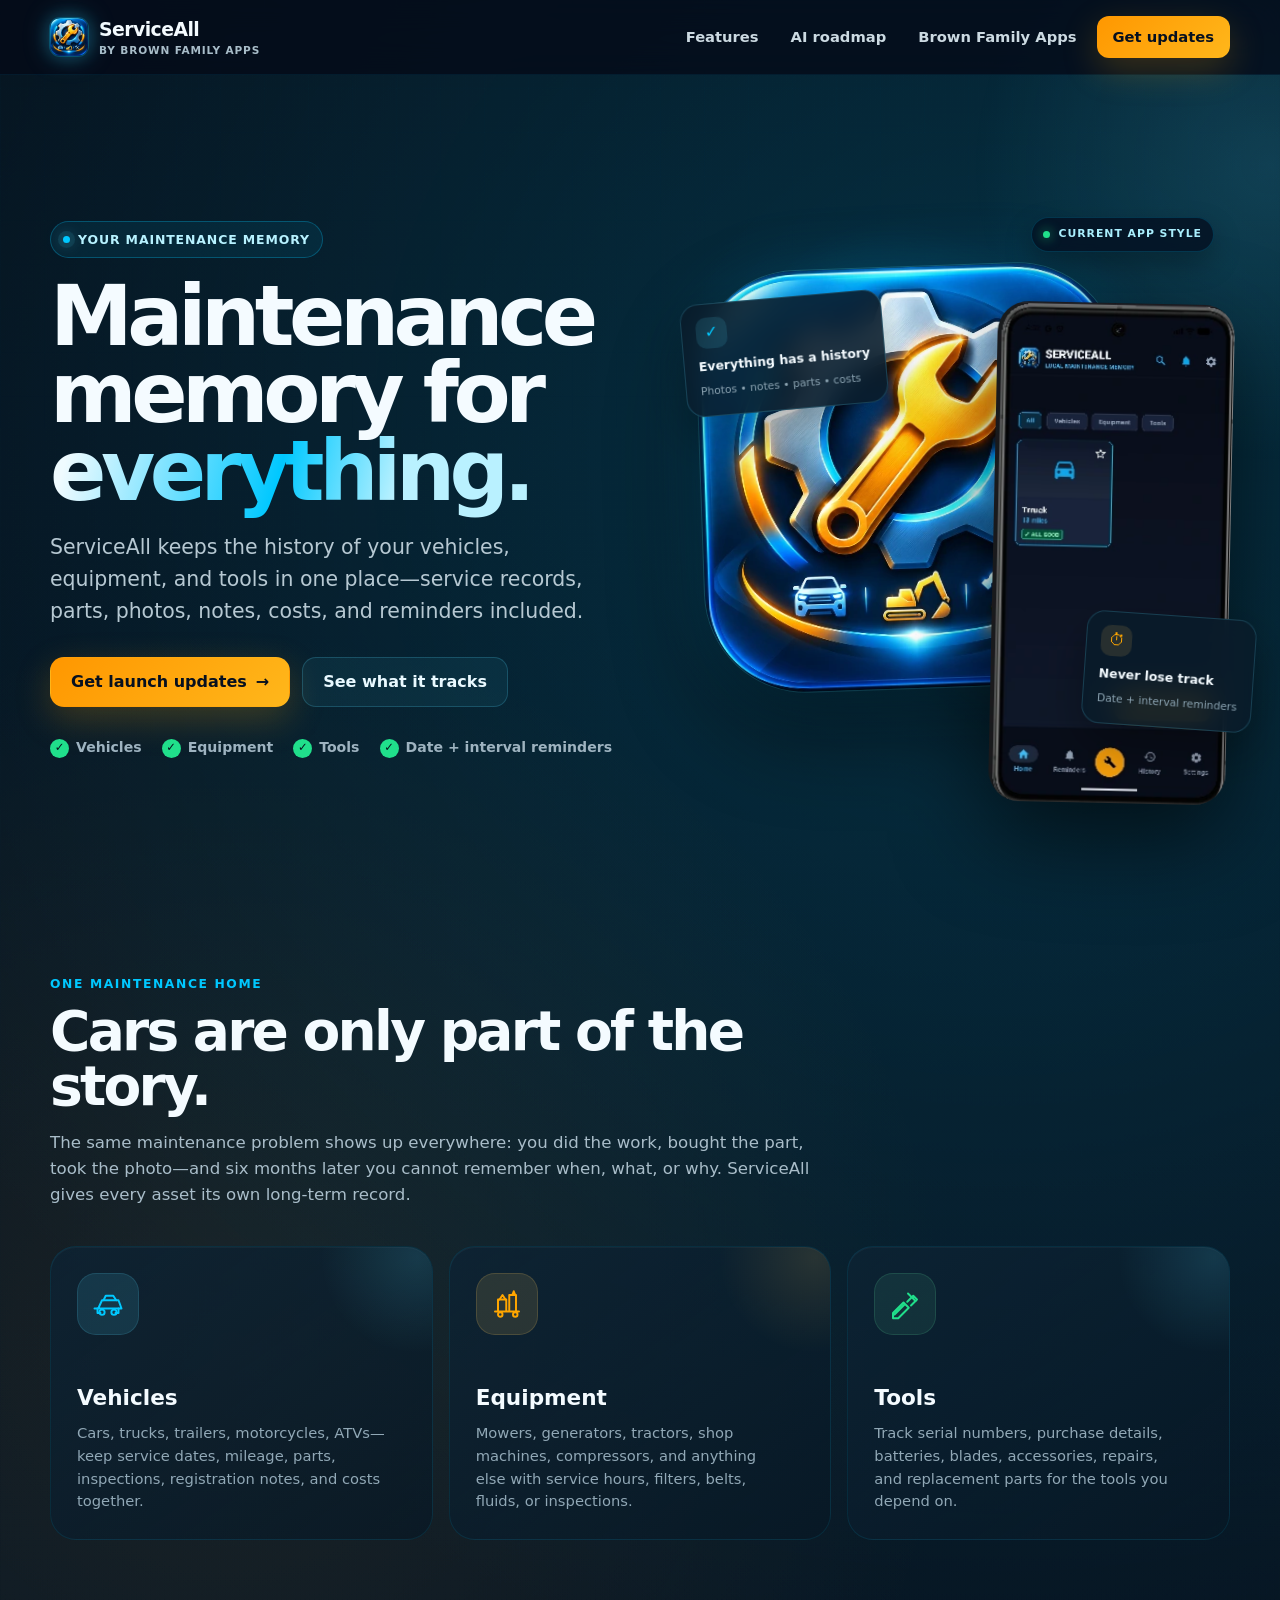
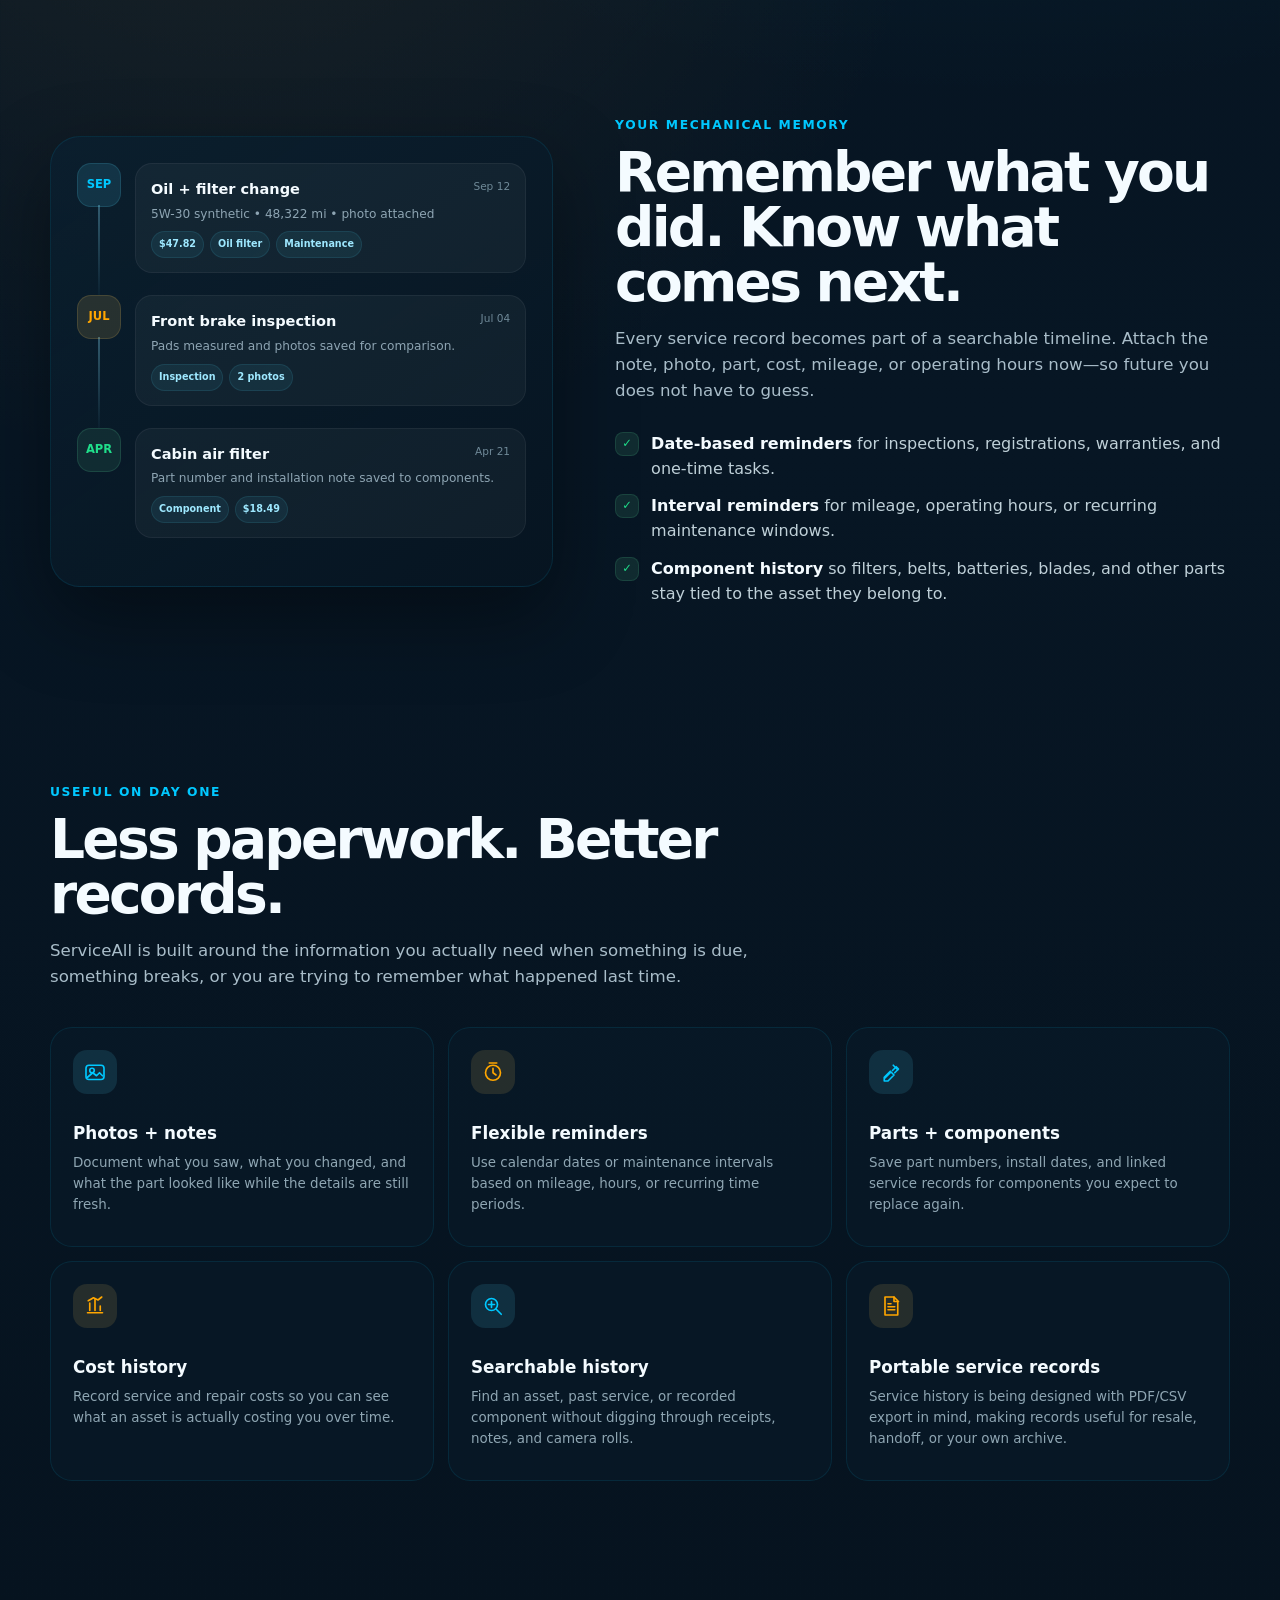
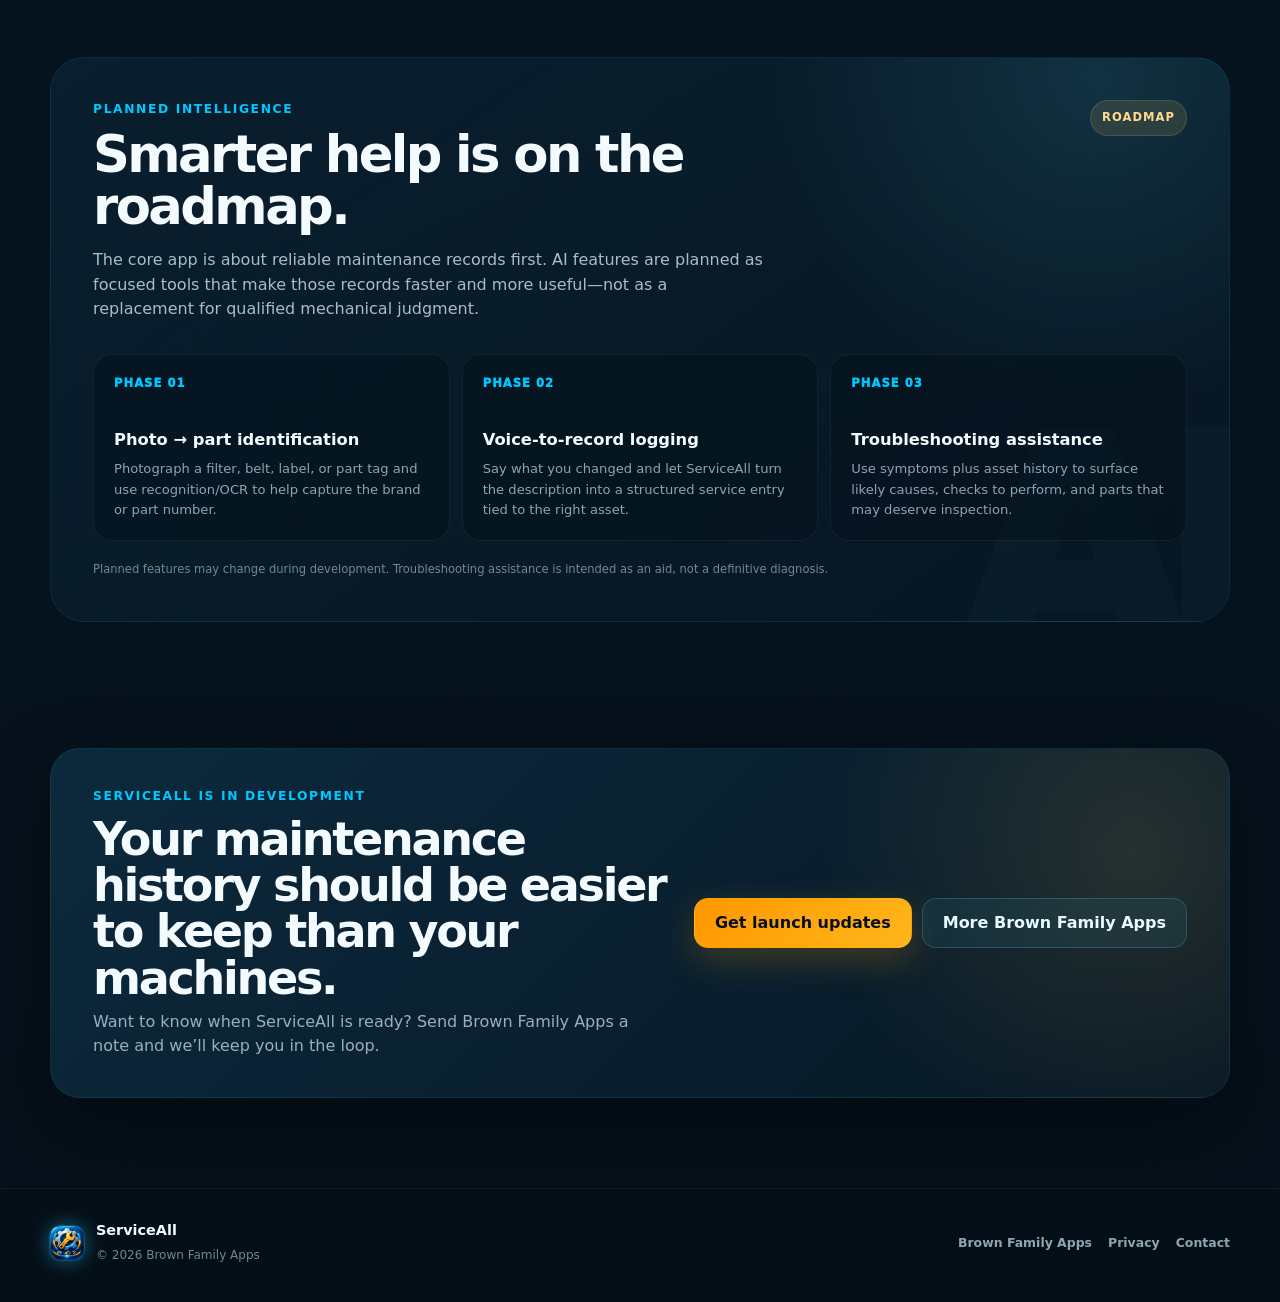
<file: ServiceAll.html>
<!doctype html>
<html lang="en">
<head>
  <meta charset="utf-8" />
  <meta name="viewport" content="width=device-width, initial-scale=1" />
  <meta name="theme-color" content="#071522" />
  <meta name="description" content="ServiceAll keeps maintenance records, reminders, parts, photos, notes, and service history together for vehicles, equipment, and tools." />
  <meta property="og:title" content="ServiceAll — Maintenance memory for everything you own" />
  <meta property="og:description" content="Track service history, parts, costs, photos, notes, and reminders across vehicles, equipment, and tools." />
  <meta property="og:type" content="website" />
  <meta property="og:url" content="https://brownfamilyapps.com/ServiceAll.html" />
  <title>ServiceAll — Brown Family Apps</title>

  <style>
    :root {
      --bg: #060d1d;
      --bg-2: #081127;
      --panel: rgba(12, 31, 47, .82);
      --panel-2: rgba(11, 38, 57, .72);
      --line: rgba(134, 225, 255, .18);
      --line-strong: rgba(134, 225, 255, .32);
      --text: #f4fbff;
      --muted: #a9bdc9;
      --cyan: #00c8ff;
      --cyan-2: #008fc8;
      --cyan-soft: rgba(85, 219, 255, .12);
      --gold: #ffa600;
      --gold-2: #ff8500;
      --gold-soft: rgba(255, 201, 92, .12);
      --green: #20df8b;
      --danger: #ff8b84;
      --shadow: 0 30px 80px rgba(0,0,0,.38);
      --radius: 26px;
      --radius-sm: 18px;
      --max: 1180px;
    }

    * { box-sizing: border-box; }
    html { scroll-behavior: smooth; }
    body {
      margin: 0;
      color: var(--text);
      background:
        radial-gradient(circle at 78% 10%, rgba(0, 200, 255, .17), transparent 30%),
        radial-gradient(circle at 18% 30%, rgba(255, 201, 92, .08), transparent 22%),
        linear-gradient(180deg, #06111c 0%, #071624 45%, #05101a 100%);
      font-family: Inter, ui-sans-serif, system-ui, -apple-system, BlinkMacSystemFont, "Segoe UI", sans-serif;
      line-height: 1.55;
      overflow-x: hidden;
    }

    body::before {
      content: "";
      position: fixed;
      inset: 0;
      pointer-events: none;
      opacity: .32;
      background-image:
        linear-gradient(rgba(85,219,255,.035) 1px, transparent 1px),
        linear-gradient(90deg, rgba(85,219,255,.035) 1px, transparent 1px);
      background-size: 44px 44px;
      mask-image: linear-gradient(to bottom, #000 0%, transparent 78%);
      z-index: -1;
    }

    a { color: inherit; }
    img, svg { display: block; }
    button, a { -webkit-tap-highlight-color: transparent; }

    .shell { width: min(var(--max), calc(100% - 40px)); margin-inline: auto; }

    .topbar {
      position: sticky;
      top: 0;
      z-index: 50;
      backdrop-filter: blur(16px);
      background: rgba(5, 16, 26, .72);
      border-bottom: 1px solid rgba(255,255,255,.055);
    }

    .nav {
      min-height: 74px;
      display: flex;
      align-items: center;
      justify-content: space-between;
      gap: 24px;
    }

    .brand {
      display: inline-flex;
      align-items: center;
      gap: 11px;
      text-decoration: none;
      font-weight: 850;
      letter-spacing: -.03em;
      font-size: 1.18rem;
    }

    .brand-mark {
      width: 38px;
      height: 38px;
      filter: drop-shadow(0 0 12px rgba(85, 219, 255, .28));
      flex: 0 0 auto;
    }

    .brand span small {
      display: block;
      color: var(--muted);
      font-weight: 650;
      font-size: .66rem;
      letter-spacing: .08em;
      text-transform: uppercase;
      margin-top: -2px;
    }

    .nav-links {
      display: flex;
      align-items: center;
      gap: 8px;
    }

    .nav-links a {
      text-decoration: none;
      color: #ccdae2;
      font-weight: 700;
      font-size: .92rem;
      padding: 10px 12px;
      border-radius: 12px;
      transition: .2s ease;
    }

    .nav-links a:hover { color: #fff; background: rgba(255,255,255,.055); }

    .nav-links .nav-cta {
      color: #071522;
      background: linear-gradient(135deg, var(--gold), #ffdc8e);
      box-shadow: 0 8px 28px rgba(255, 201, 92, .18);
      padding-inline: 16px;
    }

    .nav-links .nav-cta:hover { color: #071522; background: linear-gradient(135deg, #ffd36f, #ffe2a3); }

    .hero {
      position: relative;
      padding: 90px 0 72px;
      isolation: isolate;
    }

    .hero::after {
      content: "";
      position: absolute;
      width: 620px;
      height: 620px;
      border-radius: 50%;
      right: -300px;
      top: -220px;
      background: radial-gradient(circle, rgba(85,219,255,.14), rgba(85,219,255,0) 68%);
      z-index: -1;
    }

    .hero-grid {
      display: grid;
      grid-template-columns: 1.03fr .97fr;
      gap: 68px;
      align-items: center;
    }

    .kicker {
      display: inline-flex;
      align-items: center;
      gap: 8px;
      border: 1px solid rgba(85,219,255,.22);
      background: rgba(85,219,255,.075);
      color: #bceeff;
      border-radius: 999px;
      padding: 8px 12px;
      font-size: .78rem;
      font-weight: 800;
      letter-spacing: .07em;
      text-transform: uppercase;
      margin-bottom: 20px;
    }

    .kicker-dot {
      width: 7px; height: 7px; border-radius: 50%; background: var(--cyan);
      box-shadow: 0 0 0 5px rgba(85,219,255,.09), 0 0 16px rgba(85,219,255,.75);
    }

    h1, h2, h3, p { margin-top: 0; }
    h1 {
      margin-bottom: 22px;
      font-size: clamp(3.3rem, 6.5vw, 6.4rem);
      line-height: .93;
      letter-spacing: -.066em;
      max-width: 900px;
    }

    .gradient-word {
      background: linear-gradient(105deg, #effbff 5%, var(--cyan) 48%, #b9f1ff 72%);
      color: transparent;
      -webkit-background-clip: text;
      background-clip: text;
    }

    .hero-copy > p {
      max-width: 650px;
      color: #b6c8d2;
      font-size: clamp(1.08rem, 1.6vw, 1.28rem);
      margin-bottom: 30px;
    }

    .hero-actions { display: flex; flex-wrap: wrap; gap: 12px; margin-bottom: 30px; }

    .button {
      display: inline-flex;
      align-items: center;
      justify-content: center;
      gap: 9px;
      min-height: 50px;
      padding: 0 20px;
      border-radius: 14px;
      font-weight: 850;
      text-decoration: none;
      border: 1px solid transparent;
      transition: transform .18s ease, box-shadow .18s ease, background .18s ease;
    }

    .button:hover { transform: translateY(-2px); }
    .button-primary {
      color: #071522;
      background: linear-gradient(135deg, var(--gold), #ffdc8e);
      box-shadow: 0 12px 36px rgba(255, 201, 92, .19);
    }
    .button-secondary {
      color: #e9f9ff;
      border-color: rgba(85,219,255,.2);
      background: rgba(85,219,255,.065);
    }

    .hero-points {
      display: flex;
      flex-wrap: wrap;
      gap: 15px 20px;
      color: #9eb3c0;
      font-size: .88rem;
      font-weight: 700;
    }
    .hero-points span { display: inline-flex; align-items: center; gap: 7px; }
    .hero-points i {
      width: 19px; height: 19px; border-radius: 50%; display: grid; place-items: center;
      color: #06111c; background: var(--green); font-style: normal; font-size: .72rem; font-weight: 900;
    }

    .device-stage { position: relative; min-height: 665px; display: grid; place-items: center; }
    .device-glow {
      position: absolute;
      width: 76%;
      height: 76%;
      border-radius: 50%;
      background: radial-gradient(circle, rgba(45,194,239,.22), rgba(45,194,239,0) 67%);
      filter: blur(12px);
    }

    .phone {
      width: min(360px, 87vw);
      min-height: 650px;
      border-radius: 43px;
      padding: 11px;
      background: linear-gradient(145deg, #405264, #111b25 38%, #071019 72%, #455361);
      box-shadow: 0 40px 85px rgba(0,0,0,.48), inset 0 0 0 1px rgba(255,255,255,.1);
      transform: rotate(1.8deg);
      position: relative;
      z-index: 2;
    }

    .phone::before {
      content: "";
      position: absolute;
      top: 18px;
      left: 50%;
      transform: translateX(-50%);
      width: 88px;
      height: 24px;
      border-radius: 20px;
      background: #03070b;
      z-index: 3;
    }

    .screen {
      min-height: 628px;
      overflow: hidden;
      border-radius: 34px;
      background:
        radial-gradient(circle at 75% 0%, rgba(31,180,231,.12), transparent 30%),
        linear-gradient(180deg, #091725, #07131e 65%, #081825);
      border: 1px solid rgba(255,255,255,.055);
      padding: 52px 17px 18px;
      position: relative;
    }

    .screen-header { display: flex; justify-content: space-between; align-items: center; margin-bottom: 18px; }
    .screen-brand { display: flex; align-items: center; gap: 8px; font-weight: 900; letter-spacing: -.025em; }
    .screen-brand svg { width: 27px; height: 27px; }
    .avatar { width: 31px; height: 31px; border-radius: 50%; border: 1px solid rgba(85,219,255,.25); background: linear-gradient(135deg, rgba(85,219,255,.17), rgba(255,201,92,.12)); display:grid; place-items:center; color:var(--cyan); font-weight:900; font-size:.76rem; }

    .screen-title { color: #f5fbff; font-size: 1.42rem; font-weight: 900; letter-spacing: -.04em; margin-bottom: 4px; }
    .screen-sub { color: #7892a1; font-size: .72rem; margin-bottom: 15px; }

    .asset-grid { display: grid; grid-template-columns: 1fr 1fr; gap: 10px; }
    .asset-card {
      border-radius: 18px;
      min-height: 136px;
      border: 1px solid rgba(255,255,255,.075);
      background: linear-gradient(145deg, rgba(18,48,68,.88), rgba(9,28,43,.92));
      padding: 13px;
      overflow: hidden;
      position: relative;
    }
    .asset-card::after {
      content: ""; position: absolute; width: 80px; height:80px; border-radius:50%; right:-28px; top:-30px;
      background: radial-gradient(circle, rgba(85,219,255,.16), rgba(85,219,255,0) 68%);
    }
    .asset-icon {
      width: 48px; height: 48px; border-radius: 15px; display:grid; place-items:center; margin-bottom: 16px;
      background: rgba(85,219,255,.09); border: 1px solid rgba(85,219,255,.12); color: var(--cyan);
    }
    .asset-card:nth-child(2) .asset-icon, .asset-card:nth-child(4) .asset-icon { background: rgba(255,201,92,.09); border-color: rgba(255,201,92,.12); color: var(--gold); }
    .asset-icon svg { width: 29px; height:29px; }
    .asset-name { font-size: .85rem; font-weight: 900; margin-bottom: 2px; }
    .asset-meta { color: #7f98a7; font-size: .63rem; }
    .due { color: var(--gold); font-size: .61rem; font-weight: 850; margin-top: 9px; }

    .quick-row { display: grid; grid-template-columns: 1.3fr .7fr; gap: 10px; margin-top: 10px; }
    .quick-card {
      border-radius: 16px; padding: 12px; background: rgba(255,255,255,.038); border:1px solid rgba(255,255,255,.06);
    }
    .quick-label { color:#7f98a7; font-size:.61rem; text-transform:uppercase; letter-spacing:.08em; font-weight:850; }
    .quick-value { margin-top:5px; font-size:.82rem; font-weight:900; }
    .quick-value strong { color:var(--green); }
    .quick-card.reminder .quick-value { color:var(--gold); }

    .float-card {
      position: absolute;
      z-index: 4;
      border: 1px solid rgba(85,219,255,.19);
      background: rgba(8, 27, 42, .88);
      backdrop-filter: blur(14px);
      border-radius: 18px;
      box-shadow: 0 20px 50px rgba(0,0,0,.33);
      padding: 13px 14px;
    }
    .float-card b { display:block; font-size:.78rem; margin-bottom:2px; }
    .float-card span { color:#8ba3b1; font-size:.67rem; }
    .float-left { left:-18px; top:145px; transform:rotate(-5deg); }
    .float-right { right:-34px; bottom:110px; transform:rotate(4deg); }
    .float-icon { width:31px;height:31px;border-radius:10px;display:grid;place-items:center;margin-bottom:8px;background:var(--cyan-soft);color:var(--cyan);font-size:1rem; }
    .float-right .float-icon { background:var(--gold-soft); color:var(--gold); }

    .section { padding: 88px 0; }
    .section-head { max-width: 760px; margin-bottom: 38px; }
    .eyebrow { color:var(--cyan); font-size:.77rem; font-weight:900; letter-spacing:.13em; text-transform:uppercase; margin-bottom:10px; }
    h2 { font-size: clamp(2.25rem, 4.3vw, 4rem); line-height:1; letter-spacing:-.05em; margin-bottom:16px; }
    .section-head p, .section-copy p { color:var(--muted); font-size:1.04rem; }

    .asset-types { display:grid; grid-template-columns:repeat(3,1fr); gap:16px; }
    .type-card {
      min-height: 290px;
      border:1px solid rgba(255,255,255,.075);
      border-radius: var(--radius);
      background: linear-gradient(145deg, rgba(13,35,52,.82), rgba(7,24,37,.68));
      padding: 26px;
      position:relative;
      overflow:hidden;
      box-shadow: inset 0 1px 0 rgba(255,255,255,.035);
    }
    .type-card::before {
      content:""; position:absolute; width:200px;height:200px;border-radius:50%;right:-85px;top:-90px;
      background: radial-gradient(circle, rgba(85,219,255,.14), transparent 68%);
    }
    .type-card:nth-child(2)::before { background:radial-gradient(circle,rgba(255,201,92,.12),transparent 68%); }
    .type-icon { width:62px;height:62px;border-radius:19px;display:grid;place-items:center;color:var(--cyan);background:var(--cyan-soft);border:1px solid rgba(85,219,255,.14);margin-bottom:46px; }
    .type-card:nth-child(2) .type-icon { color:var(--gold);background:var(--gold-soft);border-color:rgba(255,201,92,.16); }
    .type-card:nth-child(3) .type-icon { color:var(--green);background:rgba(97,230,161,.09);border-color:rgba(97,230,161,.14); }
    .type-icon svg{width:36px;height:36px}
    .type-card h3 { font-size:1.35rem; margin-bottom:8px; }
    .type-card p { color:#91a8b6; font-size:.92rem; max-width:310px; margin-bottom:0; }

    .workflow {
      display:grid;
      grid-template-columns:.9fr 1.1fr;
      gap:62px;
      align-items:center;
    }
    .workflow-panel {
      border:1px solid rgba(255,255,255,.075);
      border-radius:30px;
      background:linear-gradient(145deg,rgba(10,31,47,.86),rgba(7,21,33,.78));
      padding:26px;
      box-shadow:var(--shadow);
    }
    .timeline-item { display:grid; grid-template-columns:44px 1fr; gap:14px; position:relative; padding-bottom:22px; }
    .timeline-item:not(:last-child)::before{content:"";position:absolute;left:21px;top:42px;bottom:0;width:2px;background:linear-gradient(var(--line-strong),rgba(85,219,255,.03));}
    .time-dot { width:44px;height:44px;border-radius:14px;display:grid;place-items:center;background:var(--cyan-soft);border:1px solid rgba(85,219,255,.14);color:var(--cyan);font-weight:900;font-size:.72rem;z-index:1; }
    .timeline-item:nth-child(2) .time-dot{background:var(--gold-soft);border-color:rgba(255,201,92,.15);color:var(--gold)}
    .timeline-item:nth-child(3) .time-dot{background:rgba(97,230,161,.09);border-color:rgba(97,230,161,.14);color:var(--green)}
    .time-card { padding:14px 15px;border-radius:17px;background:rgba(255,255,255,.038);border:1px solid rgba(255,255,255,.055); }
    .time-top { display:flex;justify-content:space-between;gap:15px;align-items:flex-start;margin-bottom:4px; }
    .time-top b{font-size:.91rem}.time-top span{color:#708a99;font-size:.66rem;white-space:nowrap}
    .time-card p{font-size:.76rem;color:#8ea5b3;margin-bottom:8px}
    .chips{display:flex;flex-wrap:wrap;gap:6px}.chip{font-size:.6rem;font-weight:850;padding:5px 7px;border-radius:999px;background:rgba(85,219,255,.075);color:#9ee8ff;border:1px solid rgba(85,219,255,.1)}

    .checklist { display:grid; gap:13px; margin-top:28px; }
    .check { display:flex; gap:12px; align-items:flex-start; color:#bfd0d8; }
    .check i { flex:0 0 auto;width:24px;height:24px;border-radius:8px;display:grid;place-items:center;background:rgba(97,230,161,.1);border:1px solid rgba(97,230,161,.13);color:var(--green);font-style:normal;font-weight:900;font-size:.72rem; }
    .check strong { color:#f4fbff; }

    .features { display:grid; grid-template-columns:repeat(3,1fr); gap:14px; }
    .feature {
      border:1px solid rgba(255,255,255,.07);
      border-radius:22px;
      padding:22px;
      min-height:220px;
      background:rgba(9,27,41,.62);
      transition:transform .2s ease,border-color .2s ease,background .2s ease;
    }
    .feature:hover { transform:translateY(-3px);border-color:rgba(85,219,255,.2);background:rgba(10,32,48,.78); }
    .feature-icon {width:44px;height:44px;border-radius:14px;display:grid;place-items:center;background:var(--cyan-soft);color:var(--cyan);margin-bottom:26px;}
    .feature:nth-child(2n) .feature-icon{background:var(--gold-soft);color:var(--gold)}
    .feature svg{width:24px;height:24px}.feature h3{font-size:1.05rem;margin-bottom:7px}.feature p{color:#8fa6b3;font-size:.84rem;margin-bottom:0}

    .roadmap-wrap {
      position:relative;
      overflow:hidden;
      border:1px solid rgba(85,219,255,.11);
      border-radius:34px;
      background:
        radial-gradient(circle at 89% 4%, rgba(85,219,255,.12), transparent 28%),
        linear-gradient(145deg, rgba(10,32,48,.92), rgba(8,23,36,.84));
      padding:42px;
    }
    .roadmap-wrap::after{content:"AI";position:absolute;right:-7px;bottom:-73px;font-size:18rem;line-height:1;font-weight:950;letter-spacing:-.09em;color:rgba(85,219,255,.025);pointer-events:none}
    .roadmap-head{display:flex;justify-content:space-between;align-items:flex-start;gap:28px;margin-bottom:32px;position:relative;z-index:1}.roadmap-head>div{max-width:680px}.roadmap-head h2{font-size:clamp(2rem,4vw,3.55rem)}
    .planned { flex:0 0 auto;display:inline-flex;gap:7px;align-items:center;border:1px solid rgba(255,201,92,.16);background:var(--gold-soft);color:#ffda91;padding:8px 11px;border-radius:999px;font-size:.72rem;font-weight:900;text-transform:uppercase;letter-spacing:.09em; }
    .roadmap-grid{display:grid;grid-template-columns:repeat(3,1fr);gap:12px;position:relative;z-index:1}.roadmap-step{border:1px solid rgba(255,255,255,.06);border-radius:19px;background:rgba(4,18,28,.52);padding:20px}.step-num{color:var(--cyan);font-weight:950;font-size:.72rem;letter-spacing:.09em;margin-bottom:34px}.roadmap-step h3{font-size:1.02rem;margin-bottom:7px}.roadmap-step p{color:#8da5b2;font-size:.82rem;margin-bottom:0}.roadmap-note{position:relative;z-index:1;margin:20px 0 0;color:#6f8998;font-size:.72rem}

    .cta-section { padding: 38px 0 90px; }
    .cta {
      display:grid;
      grid-template-columns:1fr auto;
      gap:28px;
      align-items:center;
      padding:38px 42px;
      border-radius:30px;
      background:
        radial-gradient(circle at 92% 30%, rgba(255,201,92,.12), transparent 28%),
        linear-gradient(135deg, rgba(13,44,64,.92), rgba(7,24,37,.9));
      border:1px solid rgba(85,219,255,.13);
      box-shadow:var(--shadow);
    }
    .cta h2{font-size:clamp(2rem,3.6vw,3.3rem);margin-bottom:9px}.cta p{color:#9ab0bc;margin-bottom:0;max-width:690px}.cta-actions{display:flex;gap:10px;flex-wrap:wrap;justify-content:flex-end}

    footer { border-top:1px solid rgba(255,255,255,.055);padding:30px 0 36px;background:rgba(2,10,16,.24); }
    .footer-grid { display:grid;grid-template-columns:1fr auto;align-items:center;gap:20px; }
    .footer-left { display:flex;align-items:center;gap:12px; }
    .footer-left .brand-mark{width:34px;height:34px}.footer-copy strong{display:block;font-size:.9rem}.footer-copy span{color:#6f8794;font-size:.75rem}
    .footer-links{display:flex;flex-wrap:wrap;justify-content:flex-end;gap:7px 16px}.footer-links a{color:#8ea5b2;text-decoration:none;font-size:.78rem;font-weight:700}.footer-links a:hover{color:#fff}

    @media (max-width: 980px) {
      .hero { padding-top: 72px; }
      .hero-grid, .workflow { grid-template-columns:1fr; }
      .hero-grid { gap:28px; }
      .hero-copy { text-align:center; }
      .hero-copy > p { margin-inline:auto; }
      .hero-actions, .hero-points { justify-content:center; }
      .device-stage { min-height: 690px; }
      .asset-types, .features { grid-template-columns:repeat(2,1fr); }
      .asset-types .type-card:last-child { grid-column:1/-1; min-height:230px; }
      .roadmap-grid { grid-template-columns:1fr; }
      .roadmap-step { min-height:auto; }
      .roadmap-step .step-num { margin-bottom:14px; }
      .cta { grid-template-columns:1fr; }
      .cta-actions { justify-content:flex-start; }
    }

    @media (max-width: 700px) {
      .shell { width:min(100% - 24px,var(--max)); }
      .nav { min-height:66px; }
      .nav-links a:not(.nav-cta) { display:none; }
      .nav-links .nav-cta { font-size:.82rem;padding:9px 12px; }
      .brand span small { display:none; }
      .hero { padding:58px 0 45px; }
      h1 { font-size:clamp(3rem,17vw,4.6rem); }
      .hero-copy > p { font-size:1rem; }
      .button { width:100%; }
      .hero-actions { display:grid;grid-template-columns:1fr; }
      .hero-points { display:grid; grid-template-columns:1fr 1fr; text-align:left; }
      .device-stage { min-height:640px; margin-top:8px; }
      .phone { width:min(335px,90vw); min-height:610px; }
      .screen { min-height:588px; }
      .float-left { left:-2px; top:130px; }
      .float-right { right:-2px; bottom:72px; }
      .section { padding:66px 0; }
      .asset-types, .features { grid-template-columns:1fr; }
      .asset-types .type-card:last-child { grid-column:auto; }
      .type-card { min-height:245px; }
      .type-icon { margin-bottom:34px; }
      .workflow-panel { padding:17px; }
      .roadmap-wrap { padding:28px 18px; }
      .roadmap-head { display:block; }
      .planned { margin-top:6px; }
      .cta { padding:30px 22px; }
      .cta-actions { display:grid;width:100%; }
      .footer-grid { grid-template-columns:1fr; }
      .footer-links { justify-content:flex-start; }
    }

    @media (max-width: 410px) {
      .hero-points { grid-template-columns:1fr; }
      .float-card { display:none; }
      .device-stage { min-height:625px; }
    }

    @media (prefers-reduced-motion: no-preference) {
      .phone { animation: floatPhone 7s ease-in-out infinite; }
      .float-left { animation: floatLeft 5.5s ease-in-out infinite; }
      .float-right { animation: floatRight 6.3s ease-in-out infinite; }
      @keyframes floatPhone { 0%,100%{transform:rotate(1.8deg) translateY(0)} 50%{transform:rotate(1deg) translateY(-8px)} }
      @keyframes floatLeft { 0%,100%{transform:rotate(-5deg) translateY(0)} 50%{transform:rotate(-3deg) translateY(-8px)} }
      @keyframes floatRight { 0%,100%{transform:rotate(4deg) translateY(0)} 50%{transform:rotate(2deg) translateY(7px)} }
    }


    /* Screenshot-matched ServiceAll brand treatment */
    .brand-mark {
      border-radius: 10px;
      object-fit: cover;
      box-shadow: 0 0 0 1px rgba(0,200,255,.22), 0 0 18px rgba(0,200,255,.20);
    }

    .topbar {
      background: rgba(4, 10, 24, .80);
      border-bottom-color: rgba(0,200,255,.08);
    }

    .nav-links .nav-cta,
    .button-primary {
      background: linear-gradient(135deg, #ff9700, #ffb71b);
      color: #07101f;
      box-shadow: 0 12px 36px rgba(255,166,0,.22);
    }

    .nav-links .nav-cta:hover,
    .button-primary:hover { background: linear-gradient(135deg, #ffa30a, #ffc13d); }

    .kicker {
      border-color: rgba(0,200,255,.28);
      background: rgba(0,200,255,.075);
      color: #b7f2ff;
    }

    .real-preview {
      min-height: 650px;
      width: 100%;
      position: relative;
      overflow: visible;
    }

    .real-preview .device-glow {
      width: 92%;
      height: 86%;
      background:
        radial-gradient(circle at 34% 42%, rgba(0,200,255,.25), rgba(0,200,255,0) 49%),
        radial-gradient(circle at 68% 58%, rgba(255,166,0,.12), rgba(255,166,0,0) 42%);
      filter: blur(16px);
    }

    .hero-app-icon {
      position: absolute;
      z-index: 1;
      width: min(440px, 78%);
      aspect-ratio: 1;
      object-fit: cover;
      left: 2%;
      top: 50%;
      transform: translateY(-53%) rotate(-2deg);
      border-radius: 24%;
      box-shadow:
        0 42px 90px rgba(0,0,0,.48),
        0 0 0 1px rgba(82,224,255,.24),
        0 0 65px rgba(0,176,255,.18);
    }

    .hero-phone {
      position: absolute;
      z-index: 3;
      width: min(250px, 44%);
      height: auto;
      right: 0;
      bottom: 12px;
      border-radius: 31px;
      filter: drop-shadow(0 34px 45px rgba(0,0,0,.58));
      transform: rotate(1.2deg);
    }

    .preview-label {
      position: absolute;
      z-index: 5;
      top: 52px;
      right: 16px;
      display: inline-flex;
      align-items: center;
      gap: 8px;
      padding: 8px 11px;
      border-radius: 999px;
      border: 1px solid rgba(0,200,255,.18);
      background: rgba(4,16,34,.82);
      backdrop-filter: blur(12px);
      color: #a9eefd;
      font-size: .68rem;
      font-weight: 850;
      text-transform: uppercase;
      letter-spacing: .09em;
      box-shadow: 0 12px 28px rgba(0,0,0,.28);
    }

    .preview-label span {
      width: 7px;
      height: 7px;
      border-radius: 999px;
      background: #20df8b;
      box-shadow: 0 0 12px rgba(32,223,139,.8);
    }

    .real-preview .float-left { left: -8px; top: 132px; z-index: 6; }
    .real-preview .float-right { right: -24px; bottom: 87px; z-index: 6; }

    .asset-card,
    .workflow-panel,
    .type-card,
    .feature,
    .roadmap-wrap,
    .cta {
      border-color: rgba(0,200,255,.10);
    }

    @media (max-width: 980px) {
      .real-preview { min-height: 630px; max-width: 650px; margin-inline: auto; }
      .hero-app-icon { width: min(420px, 72%); left: 5%; }
      .hero-phone { width: min(245px, 42%); right: 4%; }
    }

    @media (max-width: 700px) {
      .real-preview { min-height: 555px; }
      .hero-app-icon { width: min(335px, 76vw); left: 50%; top: 47%; transform: translate(-57%,-50%) rotate(-2deg); }
      .hero-phone { width: min(205px, 48vw); right: 1%; bottom: 8px; }
      .preview-label { top: 23px; right: 8px; font-size: .59rem; }
      .real-preview .float-left { left: 0; top: 120px; }
      .real-preview .float-right { right: 0; bottom: 62px; }
    }

    @media (max-width: 410px) {
      .real-preview { min-height: 510px; }
      .hero-app-icon { width: min(300px, 78vw); }
      .hero-phone { width: min(182px, 49vw); }
      .preview-label { top: 8px; }
    }

    @media (prefers-reduced-motion: no-preference) {
      .hero-phone { animation: realPhoneFloat 7s ease-in-out infinite; }
      .hero-app-icon { animation: iconGlow 7s ease-in-out infinite; }
      @keyframes realPhoneFloat {
        0%,100% { transform: rotate(1.2deg) translateY(0); }
        50% { transform: rotate(.4deg) translateY(-8px); }
      }
      @keyframes iconGlow {
        0%,100% { filter: brightness(1); }
        50% { filter: brightness(1.05); }
      }
    }

  </style>
</head>
<body>
  <header class="topbar">
    <div class="shell nav">
      <a class="brand" href="#top" aria-label="ServiceAll home">
        <img class="brand-mark" src="[data-uri]" alt="" />
        <span>ServiceAll<small>by Brown Family Apps</small></span>
      </a>
      <nav class="nav-links" aria-label="Primary navigation">
        <a href="#features">Features</a>
        <a href="#roadmap">AI roadmap</a>
        <a href="/">Brown Family Apps</a>
        <a class="nav-cta" href="mailto:jobsnapappinfo@gmail.com?subject=ServiceAll%20updates">Get updates</a>
      </nav>
    </div>
  </header>

  <main id="top">
    <section class="hero">
      <div class="shell hero-grid">
        <div class="hero-copy">
          <div class="kicker"><span class="kicker-dot"></span> Your maintenance memory</div>
          <h1>Maintenance memory for <span class="gradient-word">everything.</span></h1>
          <p>ServiceAll keeps the history of your vehicles, equipment, and tools in one place—service records, parts, photos, notes, costs, and reminders included.</p>
          <div class="hero-actions">
            <a class="button button-primary" href="mailto:jobsnapappinfo@gmail.com?subject=ServiceAll%20updates">Get launch updates <span aria-hidden="true">→</span></a>
            <a class="button button-secondary" href="#features">See what it tracks</a>
          </div>
          <div class="hero-points" aria-label="Product highlights">
            <span><i>✓</i> Vehicles</span>
            <span><i>✓</i> Equipment</span>
            <span><i>✓</i> Tools</span>
            <span><i>✓</i> Date + interval reminders</span>
          </div>
        </div>

        <div class="device-stage real-preview" aria-label="Current ServiceAll app preview">
          <div class="device-glow"></div>
          <img class="hero-app-icon" src="[data-uri]" alt="ServiceAll app icon with a blue gear and gold wrench" />
          <div class="preview-label" aria-hidden="true"><span></span> Current app style</div>
          <img class="hero-phone" src="[data-uri]" alt="ServiceAll home screen showing a truck asset, equipment filters, add equipment button, reminders, history, and settings navigation" />
          <div class="float-card float-left" aria-hidden="true">
            <div class="float-icon">✓</div>
            <b>Everything has a history</b>
            <span>Photos • notes • parts • costs</span>
          </div>
          <div class="float-card float-right" aria-hidden="true">
            <div class="float-icon">⏱</div>
            <b>Never lose track</b>
            <span>Date + interval reminders</span>
          </div>
        </div>
      </div>
    </section>

    <section class="section" id="why">
      <div class="shell">
        <div class="section-head">
          <div class="eyebrow">One maintenance home</div>
          <h2>Cars are only part of the story.</h2>
          <p>The same maintenance problem shows up everywhere: you did the work, bought the part, took the photo—and six months later you cannot remember when, what, or why. ServiceAll gives every asset its own long-term record.</p>
        </div>

        <div class="asset-types">
          <article class="type-card">
            <div class="type-icon">
              <svg viewBox="0 0 48 48" fill="none" stroke="currentColor" stroke-width="2.6" stroke-linecap="round" stroke-linejoin="round" aria-hidden="true">
                <path d="M6 30h36l-4-11H16l-5 11"/><path d="M10 30v6h4m24-6v6h-4"/><circle cx="16" cy="35" r="3.5"/><circle cx="32" cy="35" r="3.5"/><path d="M18 19l3-6h10l4 6"/>
              </svg>
            </div>
            <h3>Vehicles</h3>
            <p>Cars, trucks, trailers, motorcycles, ATVs—keep service dates, mileage, parts, inspections, registration notes, and costs together.</p>
          </article>

          <article class="type-card">
            <div class="type-icon">
              <svg viewBox="0 0 48 48" fill="none" stroke="currentColor" stroke-width="2.6" stroke-linecap="round" stroke-linejoin="round" aria-hidden="true">
                <path d="M8 34h32M12 34V18h11v16m4 0V12h9v22"/><path d="M14 18l4-6 4 6M31 12l2-5 2 5"/><circle cx="15" cy="38" r="3"/><circle cx="35" cy="38" r="3"/>
              </svg>
            </div>
            <h3>Equipment</h3>
            <p>Mowers, generators, tractors, shop machines, compressors, and anything else with service hours, filters, belts, fluids, or inspections.</p>
          </article>

          <article class="type-card">
            <div class="type-icon">
              <svg viewBox="0 0 48 48" fill="none" stroke="currentColor" stroke-width="2.6" stroke-linecap="round" stroke-linejoin="round" aria-hidden="true">
                <path d="M10 38l14-14m3-3 8-8 5 5-8 8m-8-2 5 5-14 14H8v-7l14-14Z"/><path d="M28 10l10 10"/>
              </svg>
            </div>
            <h3>Tools</h3>
            <p>Track serial numbers, purchase details, batteries, blades, accessories, repairs, and replacement parts for the tools you depend on.</p>
          </article>
        </div>
      </div>
    </section>

    <section class="section">
      <div class="shell workflow">
        <div class="workflow-panel" aria-label="Example asset service timeline">
          <div class="timeline-item">
            <div class="time-dot">SEP</div>
            <div class="time-card">
              <div class="time-top"><b>Oil + filter change</b><span>Sep 12</span></div>
              <p>5W-30 synthetic • 48,322 mi • photo attached</p>
              <div class="chips"><span class="chip">$47.82</span><span class="chip">Oil filter</span><span class="chip">Maintenance</span></div>
            </div>
          </div>
          <div class="timeline-item">
            <div class="time-dot">JUL</div>
            <div class="time-card">
              <div class="time-top"><b>Front brake inspection</b><span>Jul 04</span></div>
              <p>Pads measured and photos saved for comparison.</p>
              <div class="chips"><span class="chip">Inspection</span><span class="chip">2 photos</span></div>
            </div>
          </div>
          <div class="timeline-item">
            <div class="time-dot">APR</div>
            <div class="time-card">
              <div class="time-top"><b>Cabin air filter</b><span>Apr 21</span></div>
              <p>Part number and installation note saved to components.</p>
              <div class="chips"><span class="chip">Component</span><span class="chip">$18.49</span></div>
            </div>
          </div>
        </div>

        <div class="section-copy">
          <div class="eyebrow">Your mechanical memory</div>
          <h2>Remember what you did. Know what comes next.</h2>
          <p>Every service record becomes part of a searchable timeline. Attach the note, photo, part, cost, mileage, or operating hours now—so future you does not have to guess.</p>
          <div class="checklist">
            <div class="check"><i>✓</i><div><strong>Date-based reminders</strong> for inspections, registrations, warranties, and one-time tasks.</div></div>
            <div class="check"><i>✓</i><div><strong>Interval reminders</strong> for mileage, operating hours, or recurring maintenance windows.</div></div>
            <div class="check"><i>✓</i><div><strong>Component history</strong> so filters, belts, batteries, blades, and other parts stay tied to the asset they belong to.</div></div>
          </div>
        </div>
      </div>
    </section>

    <section class="section" id="features">
      <div class="shell">
        <div class="section-head">
          <div class="eyebrow">Useful on day one</div>
          <h2>Less paperwork. Better records.</h2>
          <p>ServiceAll is built around the information you actually need when something is due, something breaks, or you are trying to remember what happened last time.</p>
        </div>

        <div class="features">
          <article class="feature">
            <div class="feature-icon">
              <svg viewBox="0 0 32 32" fill="none" stroke="currentColor" stroke-width="2.2" stroke-linecap="round" stroke-linejoin="round" aria-hidden="true"><rect x="4" y="7" width="24" height="19" rx="4"/><circle cx="12" cy="14" r="3"/><path d="M6 23l7-6 5 4 4-4 4 4"/></svg>
            </div>
            <h3>Photos + notes</h3>
            <p>Document what you saw, what you changed, and what the part looked like while the details are still fresh.</p>
          </article>

          <article class="feature">
            <div class="feature-icon">
              <svg viewBox="0 0 32 32" fill="none" stroke="currentColor" stroke-width="2.2" stroke-linecap="round" stroke-linejoin="round" aria-hidden="true"><circle cx="16" cy="17" r="10"/><path d="M16 11v6l4 3M11 4h10"/></svg>
            </div>
            <h3>Flexible reminders</h3>
            <p>Use calendar dates or maintenance intervals based on mileage, hours, or recurring time periods.</p>
          </article>

          <article class="feature">
            <div class="feature-icon">
              <svg viewBox="0 0 32 32" fill="none" stroke="currentColor" stroke-width="2.2" stroke-linecap="round" stroke-linejoin="round" aria-hidden="true"><path d="M8 24l8-8m2-2 5-5 3 3-5 5m-5-1 4 4-8 8H7v-5l8-8Z"/><path d="M19 7l6 6"/></svg>
            </div>
            <h3>Parts + components</h3>
            <p>Save part numbers, install dates, and linked service records for components you expect to replace again.</p>
          </article>

          <article class="feature">
            <div class="feature-icon">
              <svg viewBox="0 0 32 32" fill="none" stroke="currentColor" stroke-width="2.2" stroke-linecap="round" stroke-linejoin="round" aria-hidden="true"><path d="M6 25h20M9 22V12m7 10V7m7 15v-6"/><path d="M7 9l7-4 6 3 5-4"/></svg>
            </div>
            <h3>Cost history</h3>
            <p>Record service and repair costs so you can see what an asset is actually costing you over time.</p>
          </article>

          <article class="feature">
            <div class="feature-icon">
              <svg viewBox="0 0 32 32" fill="none" stroke="currentColor" stroke-width="2.2" stroke-linecap="round" stroke-linejoin="round" aria-hidden="true"><circle cx="14" cy="14" r="8"/><path d="m20 20 7 7M10 14h8M14 10v8"/></svg>
            </div>
            <h3>Searchable history</h3>
            <p>Find an asset, past service, or recorded component without digging through receipts, notes, and camera rolls.</p>
          </article>

          <article class="feature">
            <div class="feature-icon">
              <svg viewBox="0 0 32 32" fill="none" stroke="currentColor" stroke-width="2.2" stroke-linecap="round" stroke-linejoin="round" aria-hidden="true"><path d="M8 4h12l5 5v19H8z"/><path d="M20 4v6h6M12 17h9M12 21h9M12 13h4"/></svg>
            </div>
            <h3>Portable service records</h3>
            <p>Service history is being designed with PDF/CSV export in mind, making records useful for resale, handoff, or your own archive.</p>
          </article>
        </div>
      </div>
    </section>

    <section class="section" id="roadmap">
      <div class="shell roadmap-wrap">
        <div class="roadmap-head">
          <div>
            <div class="eyebrow">Planned intelligence</div>
            <h2>Smarter help is on the roadmap.</h2>
            <p style="color:var(--muted);margin-bottom:0">The core app is about reliable maintenance records first. AI features are planned as focused tools that make those records faster and more useful—not as a replacement for qualified mechanical judgment.</p>
          </div>
          <div class="planned">Roadmap</div>
        </div>

        <div class="roadmap-grid">
          <article class="roadmap-step">
            <div class="step-num">PHASE 01</div>
            <h3>Photo → part identification</h3>
            <p>Photograph a filter, belt, label, or part tag and use recognition/OCR to help capture the brand or part number.</p>
          </article>
          <article class="roadmap-step">
            <div class="step-num">PHASE 02</div>
            <h3>Voice-to-record logging</h3>
            <p>Say what you changed and let ServiceAll turn the description into a structured service entry tied to the right asset.</p>
          </article>
          <article class="roadmap-step">
            <div class="step-num">PHASE 03</div>
            <h3>Troubleshooting assistance</h3>
            <p>Use symptoms plus asset history to surface likely causes, checks to perform, and parts that may deserve inspection.</p>
          </article>
        </div>
        <p class="roadmap-note">Planned features may change during development. Troubleshooting assistance is intended as an aid, not a definitive diagnosis.</p>
      </div>
    </section>

    <section class="cta-section">
      <div class="shell cta">
        <div>
          <div class="eyebrow">ServiceAll is in development</div>
          <h2>Your maintenance history should be easier to keep than your machines.</h2>
          <p>Want to know when ServiceAll is ready? Send Brown Family Apps a note and we’ll keep you in the loop.</p>
        </div>
        <div class="cta-actions">
          <a class="button button-primary" href="mailto:jobsnapappinfo@gmail.com?subject=ServiceAll%20launch%20updates">Get launch updates</a>
          <a class="button button-secondary" href="/">More Brown Family Apps</a>
        </div>
      </div>
    </section>
  </main>

  <footer>
    <div class="shell footer-grid">
      <div class="footer-left">
        <img class="brand-mark" src="[data-uri]" alt="" />
        <div class="footer-copy"><strong>ServiceAll</strong><span>© 2026 Brown Family Apps</span></div>
      </div>
      <div class="footer-links">
        <a href="/">Brown Family Apps</a>
        <a href="/privacy.html">Privacy</a>
        <a href="mailto:jobsnapappinfo@gmail.com">Contact</a>
      </div>
    </div>
  </footer>
</body>
</html>
</file>
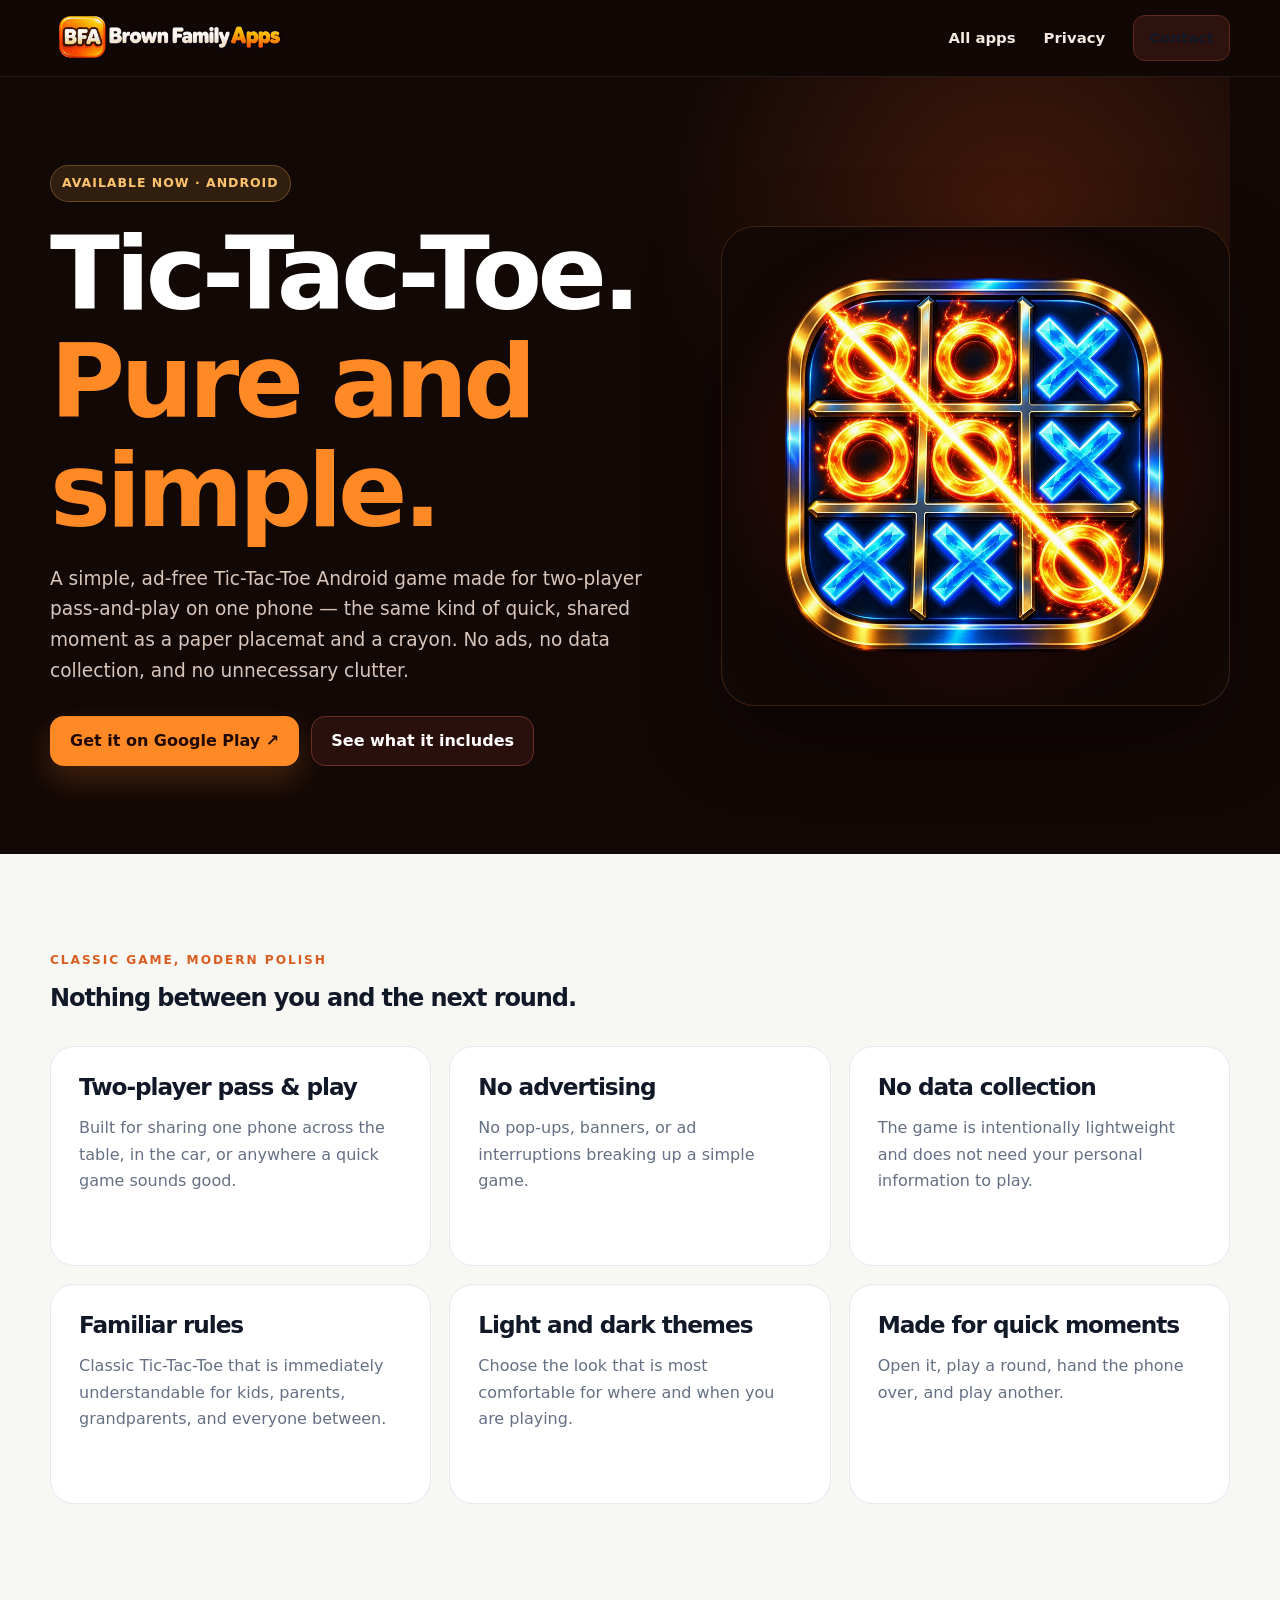
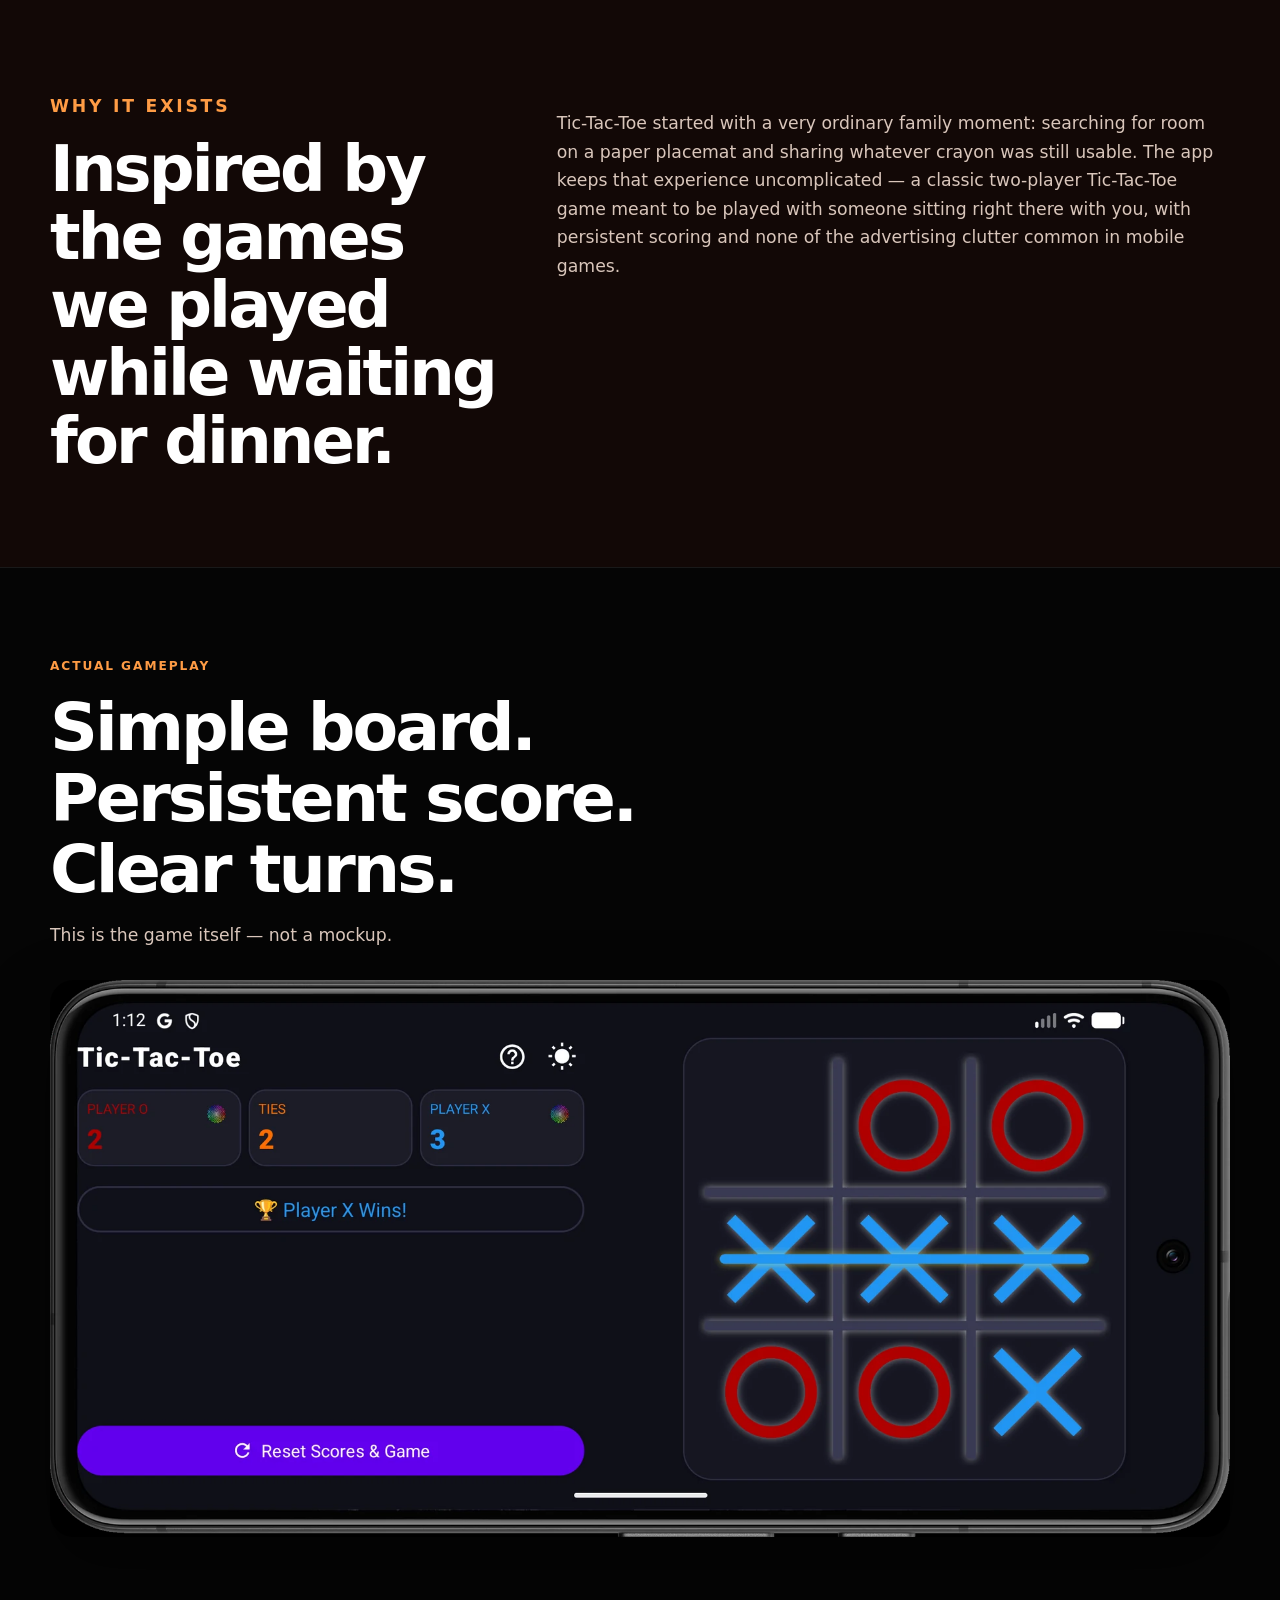
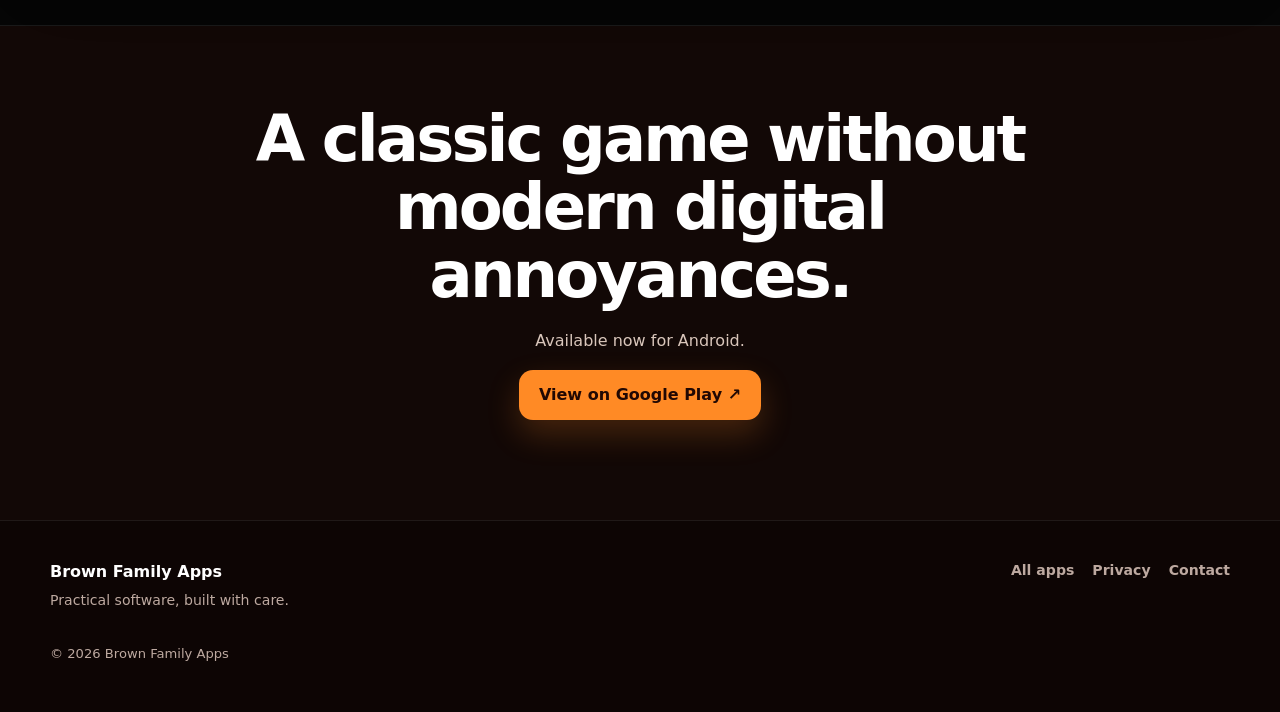
<file: tictactoe.html>
<!doctype html>
<html lang="en">
<head>
  <meta charset="utf-8">
  <meta name="viewport" content="width=device-width,initial-scale=1">
  <title>Tic-Tac-Toe | Ad-Free Two-Player Android Game</title>
  <meta name="description" content="A simple ad-free Tic-Tac-Toe Android game for two-player pass-and-play with family and friends. No ads, no data collection, and persistent scoring.">
  <meta property="og:title" content="Tic-Tac-Toe | Ad-Free Two-Player Android Game">
  <meta property="og:description" content="A polished, ad-free Tic-Tac-Toe game for quick two-player pass-and-play games with family and friends.">
  <meta property="og:type" content="website">
  <meta property="og:site_name" content="Brown Family Apps">
  <meta property="og:url" content="https://brownfamilyapps.com/tictactoe.html">
  <meta property="og:image" content="https://brownfamilyapps.com/assets/apps/tictactoe-icon-optimized.webp">
  <link rel="canonical" href="https://brownfamilyapps.com/tictactoe.html">
  <meta name="theme-color" content="#35100d">
  <link rel="icon" href="/assets/favicons/tictactoe.ico?v=20260923" type="image/x-icon" sizes="16x16 32x32 48x48 64x64">
  <link rel="stylesheet" href="/site.css?v=20260925-logo">
  <style>
    body{background:#120806;color:#fff}
    .site-header{background:rgba(18,8,6,.88);border-bottom-color:rgba(255,255,255,.08)}
    .brand,.nav-links a{color:#f7e9df}.nav-links a:hover{color:#fff}.nav-contact{background:#2d120e;border-color:#5f2a20}
    .app-hero{min-height:700px;display:grid;grid-template-columns:1fr .85fr;gap:72px;align-items:center;padding:88px 0;background:radial-gradient(circle at 82% 18%,rgba(255,93,24,.20),transparent 31%)}
    .status{display:inline-flex;padding:7px 11px;border-radius:999px;background:rgba(255,181,79,.13);border:1px solid rgba(255,181,79,.28);color:#ffc36d;font-size:.78rem;font-weight:900;text-transform:uppercase;letter-spacing:.08em}
    .app-hero h1{font-size:clamp(4rem,8vw,7rem);margin-top:18px}.app-hero h1 span{color:#ff8a25}
    .app-hero p{max-width:680px;color:#d9c6bb;font-size:1.16rem}
    .hero-art{display:grid;place-items:center;min-height:480px;border-radius:34px;background:radial-gradient(circle,#6b160e 0%,#2b0b08 52%,#120806 74%);border:1px solid rgba(255,145,70,.18);box-shadow:0 30px 80px rgba(0,0,0,.34)}
    .hero-art img{width:min(78%,390px);height:auto;object-fit:contain;filter:drop-shadow(0 28px 36px rgba(0,0,0,.42))}
    .feature-section{background:#f7f7f4;color:#111827;padding:96px 0}
    .feature-grid{display:grid;grid-template-columns:repeat(3,1fr);gap:18px;margin-top:34px}
    .feature-grid article{background:#fff;border:1px solid var(--line);border-radius:24px;padding:28px;min-height:220px}.feature-grid h3{font-size:1.45rem}.feature-grid p{color:var(--muted)}
    .story{padding:92px 0;display:grid;grid-template-columns:.8fr 1.2fr;gap:58px;align-items:start}.story h2{font-size:clamp(2.5rem,5vw,4.5rem)}.story p{color:#d9c6bb;font-size:1.08rem}
    .gameplay{padding:88px 0;background:#050505;border-block:1px solid rgba(255,255,255,.08)}
    .gameplay .section-heading{margin-bottom:30px}
    .gameplay .section-heading p{color:#d9c6bb}
    .gameplay-shot{display:block;width:100%;height:auto;max-height:720px;object-fit:contain;object-position:center;border-radius:24px;box-shadow:0 28px 70px rgba(0,0,0,.45);background:#000}
    .cta{padding:80px 0 100px;text-align:center}.cta h2{font-size:clamp(2.5rem,5vw,4.3rem);max-width:850px;margin:0 auto 18px}.cta p{color:#d9c6bb}
    .button.game{background:#ff8a25;color:#210803;box-shadow:0 14px 32px rgba(255,138,37,.22)}
    .button.ghost{border-color:#6b3025;background:#2a100d;color:#fff}
    .site-footer{background:#0d0504;border-top-color:rgba(255,255,255,.08)}.site-footer a,.footer-inner>div span,.footer-inner>p{color:#bda9a0}
    @media(max-width:850px){.app-hero,.story{grid-template-columns:1fr}.app-hero{padding-top:60px}.hero-art{min-height:360px}.feature-grid{grid-template-columns:1fr}}
  </style>

  <script type="application/ld+json">
  {
    "@context": "https://schema.org",
    "@type": "MobileApplication",
    "@id": "https://brownfamilyapps.com/tictactoe.html#app",
    "name": "Tic-Tac-Toe",
    "url": "https://brownfamilyapps.com/tictactoe.html",
    "image": "https://brownfamilyapps.com/assets/apps/tictactoe-icon-optimized.webp",
    "installUrl": "https://play.google.com/store/apps/details?id=com.jobsnapapp.tictactoe",
    "operatingSystem": "Android",
    "applicationCategory": "GameApplication",
    "description": "A polished, ad-free Tic-Tac-Toe game for quick two-player pass-and-play games with family and friends.",
    "publisher": {
      "@type": "Organization",
      "@id": "https://brownfamilyapps.com/#organization",
      "name": "Brown Family Apps",
      "url": "https://brownfamilyapps.com/"
    },
    "offers": {
      "@type": "Offer",
      "price": "0",
      "priceCurrency": "USD",
      "url": "https://play.google.com/store/apps/details?id=com.jobsnapapp.tictactoe"
    },
    "featureList": [
      "Two-player pass and play",
      "No advertising",
      "No data collection",
      "Classic Tic-Tac-Toe rules",
      "Light and dark themes"
    ]
  }
  </script>

</head>
<body>
<header class="site-header"><div class="shell nav-wrap"><a class="brand" href="/"><img class="site-logo" src="/assets/branding/bfa-logo.png" width="400" height="125" alt="Brown Family Apps" decoding="async"></a><button class="menu-toggle" type="button" aria-label="Open menu" aria-expanded="false">Menu</button><nav class="nav-links"><a href="/">All apps</a><a href="/privacy.html">Privacy</a><a class="nav-contact" href="mailto:brownfamilyapps219@gmail.com">Contact</a></nav></div></header>
<main>
  <section class="app-hero shell">
    <div>
      <span class="status">Available now · Android</span>
      <h1>Tic-Tac-Toe.<br><span>Pure and simple.</span></h1>
      <p>A simple, ad-free Tic-Tac-Toe Android game made for two-player pass-and-play on one phone — the same kind of quick, shared moment as a paper placemat and a crayon. No ads, no data collection, and no unnecessary clutter.</p>
      <div class="hero-actions"><a class="button game" href="https://play.google.com/store/apps/details?id=com.jobsnapapp.tictactoe" target="_blank" rel="noopener">Get it on Google Play ↗</a><a class="button ghost" href="#features">See what it includes</a></div>
    </div>
    <div class="hero-art"><img src="/assets/apps/tictactoe-icon-optimized.webp" alt="Tic-Tac-Toe app icon" loading="eager" fetchpriority="high" decoding="async"></div>
  </section>
  <section class="feature-section" id="features"><div class="shell">
    <p class="eyebrow">Classic game, modern polish</p><h2>Nothing between you and the next round.</h2>
    <div class="feature-grid">
      <article><h3>Two-player pass & play</h3><p>Built for sharing one phone across the table, in the car, or anywhere a quick game sounds good.</p></article>
      <article><h3>No advertising</h3><p>No pop-ups, banners, or ad interruptions breaking up a simple game.</p></article>
      <article><h3>No data collection</h3><p>The game is intentionally lightweight and does not need your personal information to play.</p></article>
      <article><h3>Familiar rules</h3><p>Classic Tic-Tac-Toe that is immediately understandable for kids, parents, grandparents, and everyone between.</p></article>
      <article><h3>Light and dark themes</h3><p>Choose the look that is most comfortable for where and when you are playing.</p></article>
      <article><h3>Made for quick moments</h3><p>Open it, play a round, hand the phone over, and play another.</p></article>
    </div>
  </div></section>
  <section class="story shell"><div><p class="eyebrow" style="color:#ff9c45">Why it exists</p><h2>Inspired by the games we played while waiting for dinner.</h2></div><p>Tic-Tac-Toe started with a very ordinary family moment: searching for room on a paper placemat and sharing whatever crayon was still usable. The app keeps that experience uncomplicated — a classic two-player Tic-Tac-Toe game meant to be played with someone sitting right there with you, with persistent scoring and none of the advertising clutter common in mobile games.</p></section>
  <section class="gameplay"><div class="shell"><div class="section-heading compact"><p class="eyebrow" style="color:#ff9c45">Actual gameplay</p><h2>Simple board. Persistent score. Clear turns.</h2><p>This is the game itself — not a mockup.</p></div><img class="gameplay-shot" src="/assets/apps/tictactoe-game-landscape-optimized.webp" alt="Tic-Tac-Toe gameplay showing Player O, ties, Player X, the current turn, reset control, and the game board" loading="lazy" decoding="async"></div></section>
  <section class="cta shell"><h2>A classic game without modern digital annoyances.</h2><p>Available now for Android.</p><a class="button game" href="https://play.google.com/store/apps/details?id=com.jobsnapapp.tictactoe" target="_blank" rel="noopener">View on Google Play ↗</a></section>
</main>
<footer class="site-footer"><div class="shell footer-inner"><div><strong>Brown Family Apps</strong><span>Practical software, built with care.</span></div><nav><a href="/">All apps</a><a href="/privacy.html">Privacy</a><a href="mailto:brownfamilyapps219@gmail.com">Contact</a></nav><p>© <span id="year"></span> Brown Family Apps</p></div></footer>
<script>document.getElementById('year').textContent=new Date().getFullYear();const t=document.querySelector('.menu-toggle'),n=document.querySelector('.nav-links');t?.addEventListener('click',()=>{const o=n.classList.toggle('open');t.setAttribute('aria-expanded',String(o));});</script>
</body></html>
</file>
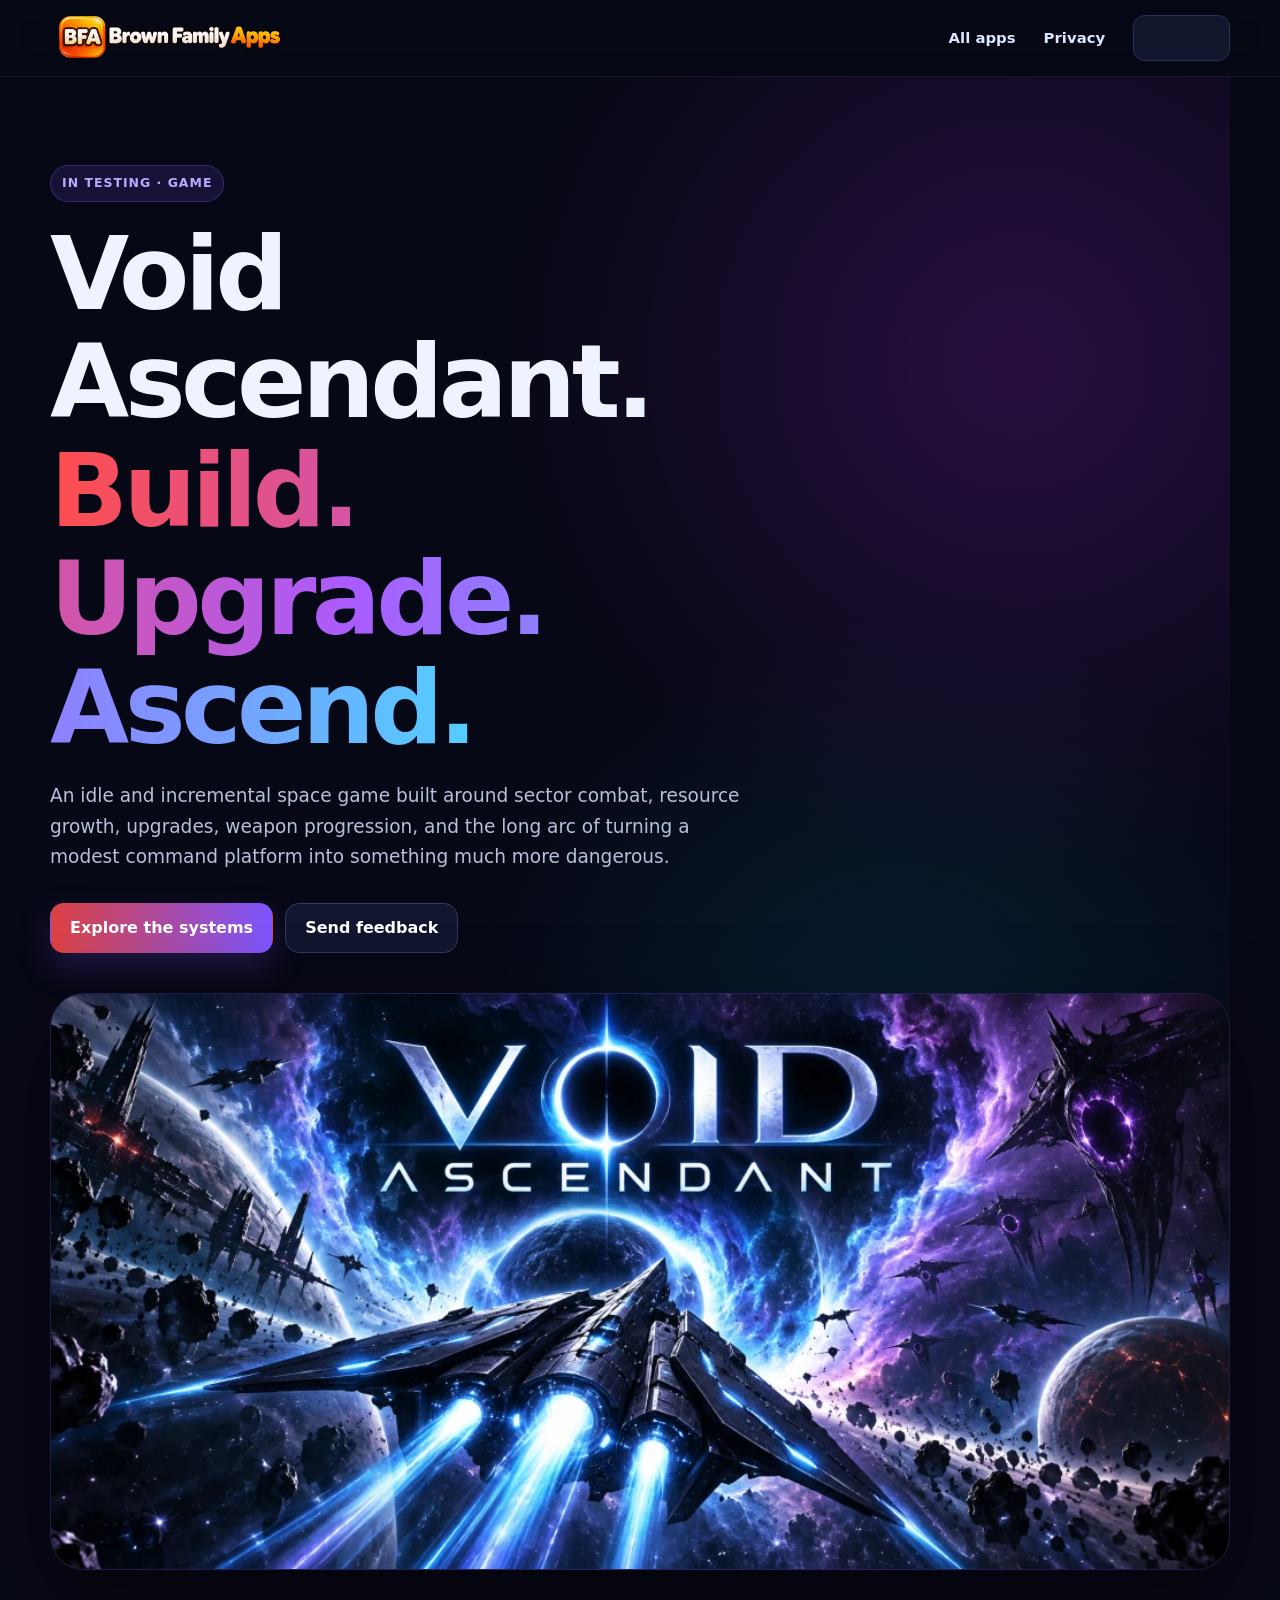
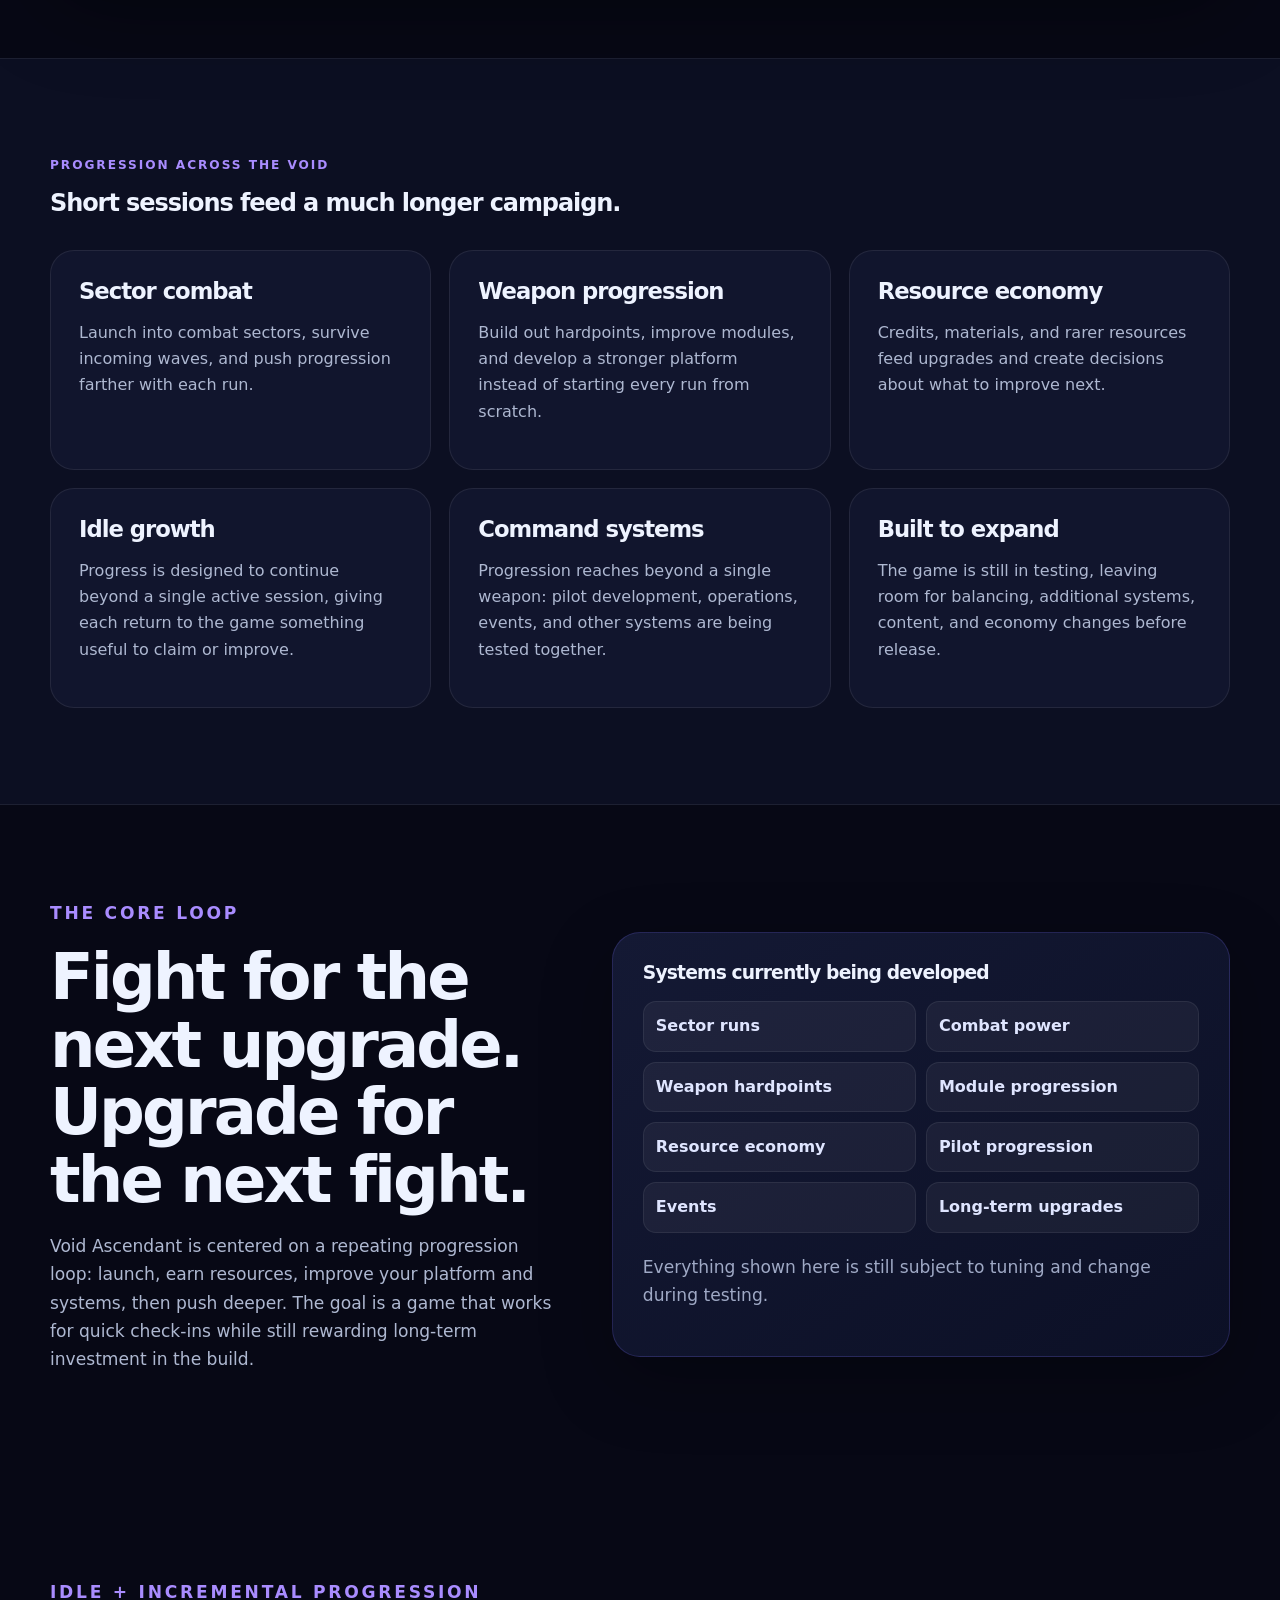
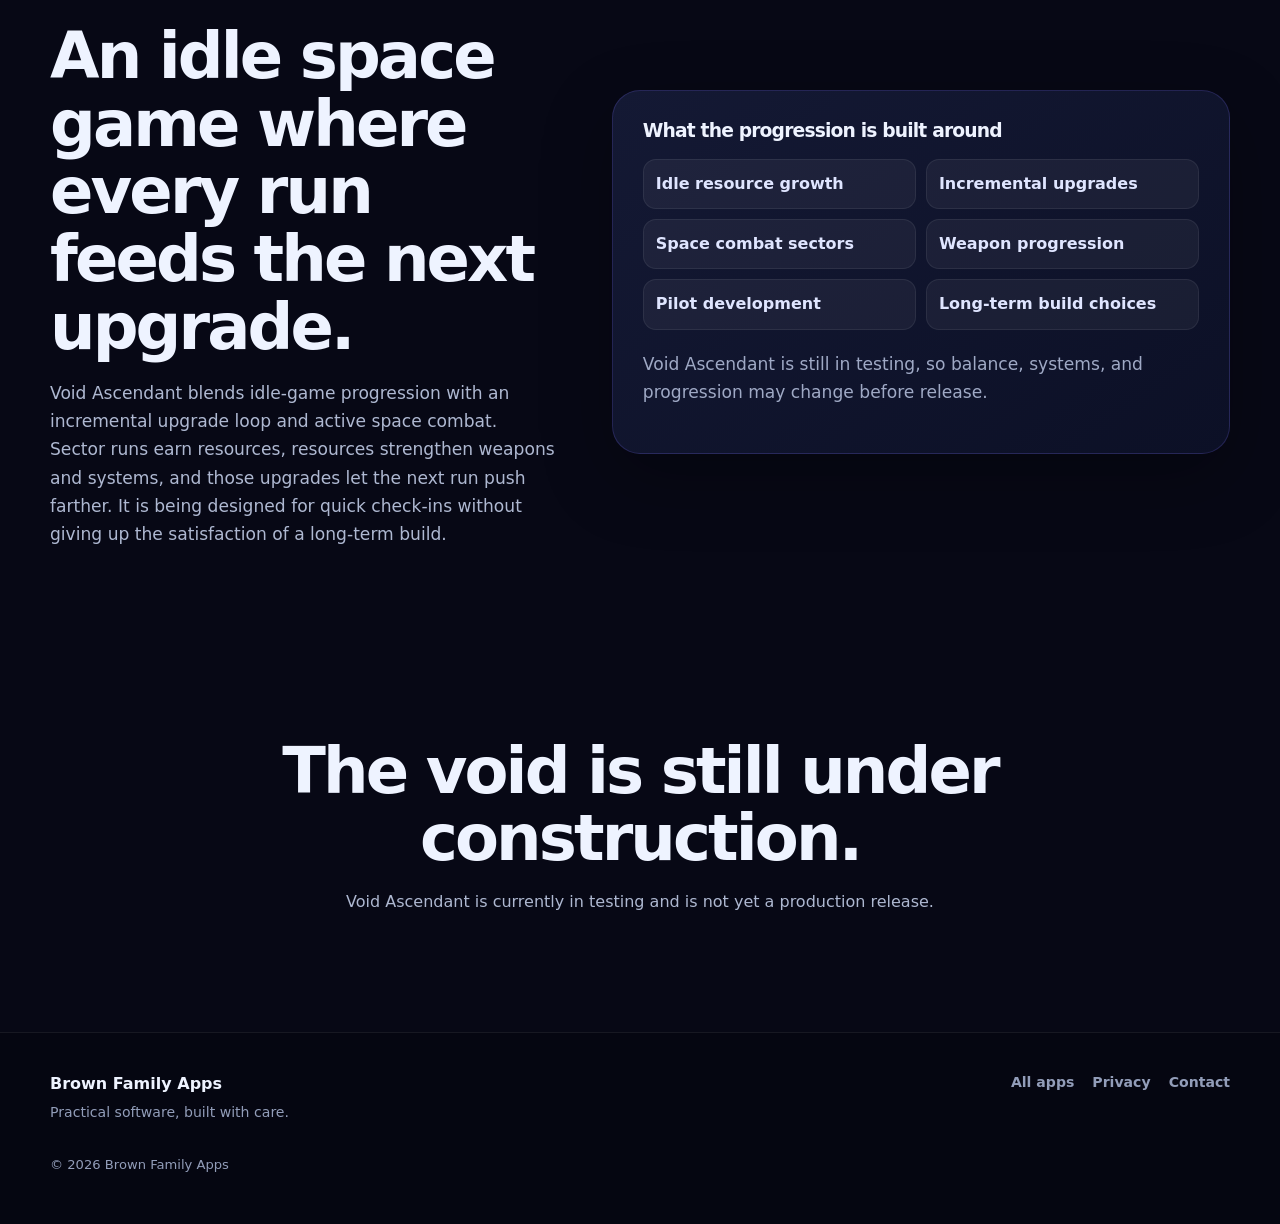
<file: void-ascendant.html>
<!doctype html>
<html lang="en">
<head>
  <meta charset="utf-8">
  <meta name="viewport" content="width=device-width,initial-scale=1">
  <title>Void Ascendant | Idle Incremental Space Game</title>
  <meta name="description" content="Void Ascendant is an idle incremental space game in testing with sector combat, weapon upgrades, resource growth, pilot progression, and long-term upgrades.">
  <meta property="og:title" content="Void Ascendant | Idle Incremental Space Game">
  <meta property="og:description" content="An idle and incremental space game built around sector combat, resources, upgrades, weapon progression, and long-term growth.">
  <meta property="og:type" content="website">
  <meta property="og:site_name" content="Brown Family Apps">
  <meta property="og:url" content="https://brownfamilyapps.com/void-ascendant.html">
  <meta property="og:image" content="https://brownfamilyapps.com/assets/apps/void-ascendant-feature.webp">
  <link rel="canonical" href="https://brownfamilyapps.com/void-ascendant.html">
  <meta name="theme-color" content="#08091a">
  <link rel="icon" href="/assets/favicons/void-ascendant.ico?v=20260923" type="image/x-icon" sizes="16x16 32x32 48x48 64x64">
  <link rel="stylesheet" href="/site.css?v=20260925-logo">
  <style>
    body{background:#070815;color:#eef3ff}
    .site-header{background:rgba(7,8,21,.88);border-bottom-color:rgba(255,255,255,.07)}
    .brand,.nav-links a{color:#dce6ff}.nav-links a:hover{color:#fff}.nav-contact{background:#12162d;border-color:#29315a}
    .app-hero{min-height:720px;display:grid;grid-template-columns:1fr;gap:40px;align-items:center;padding:88px 0;background:radial-gradient(circle at 82% 18%,rgba(173,40,255,.19),transparent 32%),radial-gradient(circle at 72% 62%,rgba(0,191,255,.12),transparent 34%)}
    .status{display:inline-flex;padding:7px 11px;border-radius:999px;background:rgba(116,88,255,.14);border:1px solid rgba(130,103,255,.3);color:#b9a9ff;font-size:.78rem;font-weight:900;text-transform:uppercase;letter-spacing:.08em}
    .app-hero h1{font-size:clamp(4rem,8vw,7rem);margin-top:18px}.app-hero h1 span{background:linear-gradient(90deg,#ff4d4d,#a95cff,#53cfff);-webkit-background-clip:text;background-clip:text;color:transparent}
    .app-hero p{max-width:700px;color:#b6c0da;font-size:1.16rem}
    .hero-art{min-width:0;overflow:hidden;display:grid;place-items:center;border-radius:34px;background:radial-gradient(circle at 50% 42%,#21174b,#0b0d22 58%,#070815 75%);border:1px solid rgba(124,106,255,.22);box-shadow:0 30px 90px rgba(0,0,0,.45)}
    .hero-art img{display:block;width:100%;height:auto;object-fit:contain}
    .feature-section{background:#0c0f22;padding:96px 0;border-block:1px solid rgba(255,255,255,.07)}
    .feature-grid{display:grid;grid-template-columns:repeat(3,1fr);gap:18px;margin-top:34px}
    .feature-grid article{padding:28px;border-radius:24px;background:#11152d;border:1px solid rgba(255,255,255,.08);min-height:220px}.feature-grid h3{font-size:1.42rem}.feature-grid p{color:#aeb8d1}
    .progression{padding:94px 0;display:grid;grid-template-columns:.9fr 1.1fr;gap:56px;align-items:center}.progression h2{font-size:clamp(2.5rem,5vw,4.5rem)}.progression p{color:#aeb8d1;font-size:1.07rem}
    .system-card{padding:30px;border-radius:28px;background:linear-gradient(145deg,#141934,#0c1026);border:1px solid rgba(126,109,255,.2);box-shadow:0 24px 70px rgba(0,0,0,.28)}.system-list{display:grid;grid-template-columns:1fr 1fr;gap:10px;margin-top:18px}.system-list span{padding:11px 12px;border-radius:13px;background:rgba(255,255,255,.05);border:1px solid rgba(255,255,255,.07);font-weight:760;color:#dfe5ff}
    .cta{padding:78px 0 100px;text-align:center}.cta h2{font-size:clamp(2.5rem,5vw,4.3rem);max-width:900px;margin:0 auto 16px}.cta p{color:#aeb8d1}
    .button.void{background:linear-gradient(90deg,#db4141,#7d55ff);color:#fff;box-shadow:0 14px 34px rgba(125,85,255,.22)}.button.ghost{border-color:#323a65;background:#11152d;color:#fff}
    .site-footer{background:#050611;border-top-color:rgba(255,255,255,.07)}.site-footer a,.footer-inner>div span,.footer-inner>p{color:#929db9}
    @media(max-width:850px){.app-hero,.progression{grid-template-columns:1fr}.app-hero{padding-top:58px}.hero-art{border-radius:20px}.feature-grid{grid-template-columns:1fr}.system-list{grid-template-columns:1fr}}
  </style>

  <script type="application/ld+json">
  {
    "@context": "https://schema.org",
    "@type": "MobileApplication",
    "@id": "https://brownfamilyapps.com/void-ascendant.html#app",
    "name": "Void Ascendant",
    "url": "https://brownfamilyapps.com/void-ascendant.html",
    "image": "https://brownfamilyapps.com/assets/apps/void-ascendant-feature.webp",
    "operatingSystem": "Android",
    "applicationCategory": "GameApplication",
    "description": "Void Ascendant is an in-testing idle and incremental space game built around sector combat, resources, weapon progression, upgrades, and long-term growth.",
    "publisher": {
      "@type": "Organization",
      "@id": "https://brownfamilyapps.com/#organization",
      "name": "Brown Family Apps",
      "url": "https://brownfamilyapps.com/"
    },
    "featureList": [
      "Sector combat",
      "Idle progression",
      "Weapon hardpoints",
      "Module progression",
      "Resource economy",
      "Pilot progression",
      "Long-term upgrades"
    ]
  }
  </script>

</head>
<body>
<header class="site-header"><div class="shell nav-wrap"><a class="brand" href="/"><img class="site-logo" src="/assets/branding/bfa-logo.png" width="400" height="125" alt="Brown Family Apps" decoding="async"></a><button class="menu-toggle" type="button" aria-label="Open menu" aria-expanded="false">Menu</button><nav class="nav-links"><a href="/">All apps</a><a href="/privacy.html">Privacy</a><a class="nav-contact" href="mailto:brownfamilyapps219@gmail.com">Contact</a></nav></div></header>
<main>
  <section class="app-hero shell">
    <div>
      <span class="status">In testing · Game</span>
      <h1>Void Ascendant.<br><span>Build. Upgrade. Ascend.</span></h1>
      <p>An idle and incremental space game built around sector combat, resource growth, upgrades, weapon progression, and the long arc of turning a modest command platform into something much more dangerous.</p>
      <div class="hero-actions"><a class="button void" href="#features">Explore the systems</a><a class="button ghost" href="mailto:brownfamilyapps219@gmail.com?subject=Void%20Ascendant%20feedback">Send feedback</a></div>
    </div>
    <div class="hero-art"><img src="/assets/apps/void-ascendant-feature.webp" width="1024" height="500" loading="eager" fetchpriority="high" decoding="async" alt="Void Ascendant feature artwork with a spacecraft, planets, and a blue and purple cosmic sky"></div>
  </section>
  <section class="feature-section" id="features"><div class="shell">
    <p class="eyebrow" style="color:#a98cff">Progression across the void</p><h2>Short sessions feed a much longer campaign.</h2>
    <div class="feature-grid">
      <article><h3>Sector combat</h3><p>Launch into combat sectors, survive incoming waves, and push progression farther with each run.</p></article>
      <article><h3>Weapon progression</h3><p>Build out hardpoints, improve modules, and develop a stronger platform instead of starting every run from scratch.</p></article>
      <article><h3>Resource economy</h3><p>Credits, materials, and rarer resources feed upgrades and create decisions about what to improve next.</p></article>
      <article><h3>Idle growth</h3><p>Progress is designed to continue beyond a single active session, giving each return to the game something useful to claim or improve.</p></article>
      <article><h3>Command systems</h3><p>Progression reaches beyond a single weapon: pilot development, operations, events, and other systems are being tested together.</p></article>
      <article><h3>Built to expand</h3><p>The game is still in testing, leaving room for balancing, additional systems, content, and economy changes before release.</p></article>
    </div>
  </div></section>
  <section class="progression shell"><div><p class="eyebrow" style="color:#a98cff">The core loop</p><h2>Fight for the next upgrade. Upgrade for the next fight.</h2><p>Void Ascendant is centered on a repeating progression loop: launch, earn resources, improve your platform and systems, then push deeper. The goal is a game that works for quick check-ins while still rewarding long-term investment in the build.</p></div><div class="system-card"><h3>Systems currently being developed</h3><div class="system-list"><span>Sector runs</span><span>Combat power</span><span>Weapon hardpoints</span><span>Module progression</span><span>Resource economy</span><span>Pilot progression</span><span>Events</span><span>Long-term upgrades</span></div><p style="margin-top:20px;color:#9fa9c5">Everything shown here is still subject to tuning and change during testing.</p></div></section>

  <section class="progression shell" id="idle-space-game">
    <div><p class="eyebrow" style="color:#a98cff">Idle + incremental progression</p><h2>An idle space game where every run feeds the next upgrade.</h2><p>Void Ascendant blends idle-game progression with an incremental upgrade loop and active space combat. Sector runs earn resources, resources strengthen weapons and systems, and those upgrades let the next run push farther. It is being designed for quick check-ins without giving up the satisfaction of a long-term build.</p></div>
    <div class="system-card"><h3>What the progression is built around</h3><div class="system-list"><span>Idle resource growth</span><span>Incremental upgrades</span><span>Space combat sectors</span><span>Weapon progression</span><span>Pilot development</span><span>Long-term build choices</span></div><p style="margin-top:20px;color:#9fa9c5">Void Ascendant is still in testing, so balance, systems, and progression may change before release.</p></div>
  </section>
  <section class="cta shell"><h2>The void is still under construction.</h2><p>Void Ascendant is currently in testing and is not yet a production release.</p></section>
</main>
<footer class="site-footer"><div class="shell footer-inner"><div><strong>Brown Family Apps</strong><span>Practical software, built with care.</span></div><nav><a href="/">All apps</a><a href="/privacy.html">Privacy</a><a href="mailto:brownfamilyapps219@gmail.com">Contact</a></nav><p>© <span id="year"></span> Brown Family Apps</p></div></footer>
<script>document.getElementById('year').textContent=new Date().getFullYear();const t=document.querySelector('.menu-toggle'),n=document.querySelector('.nav-links');t?.addEventListener('click',()=>{const o=n.classList.toggle('open');t.setAttribute('aria-expanded',String(o));});</script>
</body></html>
</file>
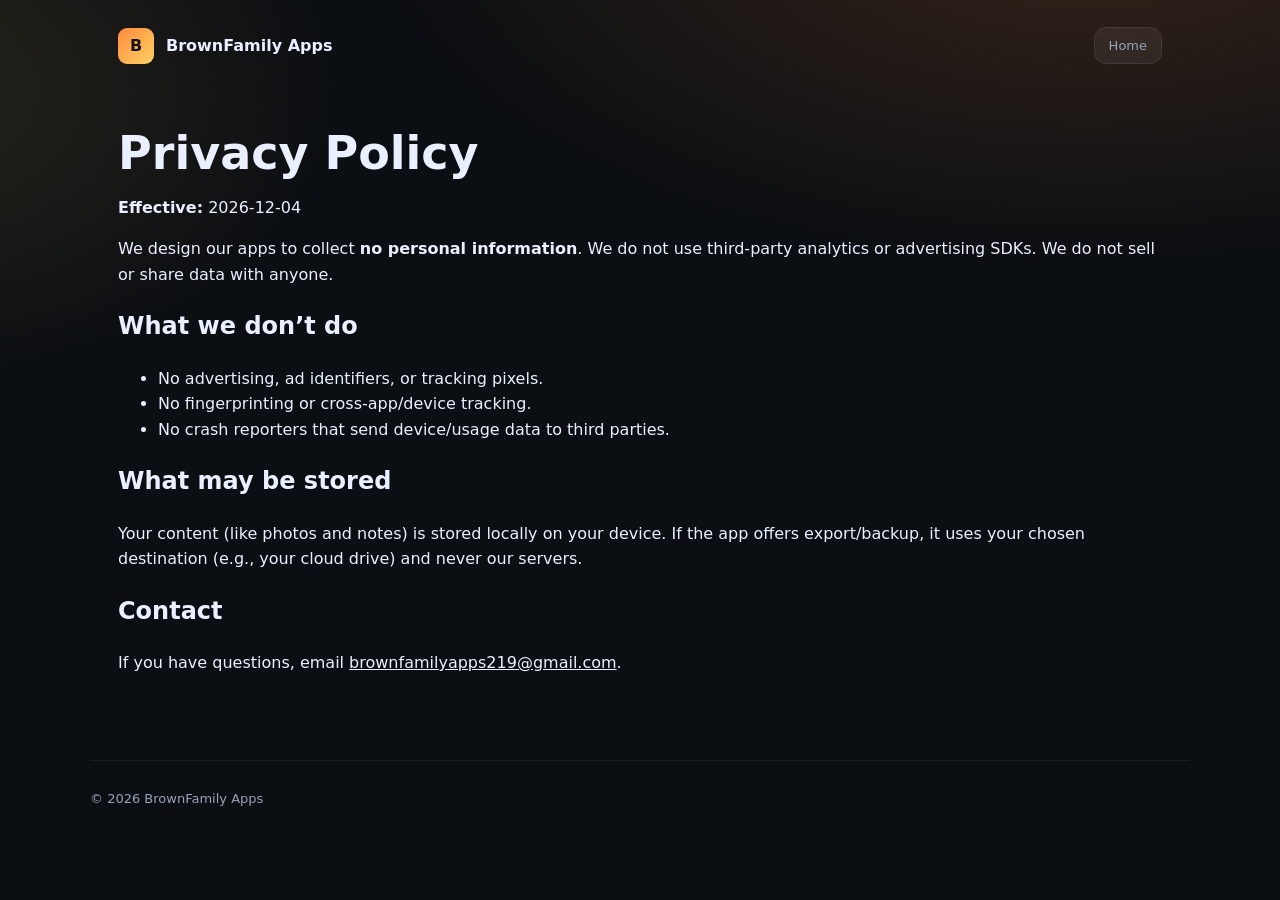
<file: archive/privacy.html>
<!doctype html>
<html lang="en">
<head>
<meta charset="utf-8">
<meta name="viewport" content="width=device-width,initial-scale=1">
<title>Privacy Policy — BrownFamily Apps</title>
<meta name="description" content="We do not collect personal data. No ads. No analytics.">
<link rel="canonical" href="https://www.brownfamilyapps.com/privacy.html">
<link href="styles.css" rel="stylesheet">
</head>
<body>
  <header class="container nav"><a class="logo" href="/"><span class="logo-badge">B</span><strong>BrownFamily&nbsp;Apps</strong></a><nav class="small"><a class="btn" href="/">Home</a></nav></header>
  <main class="container">
    <h1>Privacy Policy</h1>
    <p><strong>Effective:</strong> <span id="d"></span></p>
    <p>We design our apps to collect <strong>no personal information</strong>. We do not use third‑party analytics or advertising SDKs. We do not sell or share data with anyone.</p>
    <h2>What we don’t do</h2>
    <ul>
      <li>No advertising, ad identifiers, or tracking pixels.</li>
      <li>No fingerprinting or cross‑app/device tracking.</li>
      <li>No crash reporters that send device/usage data to third parties.</li>
    </ul>
    <h2>What may be stored</h2>
    <p>Your content (like photos and notes) is stored locally on your device. If the app offers export/backup, it uses your chosen destination (e.g., your cloud drive) and never our servers.</p>
    <h2>Contact</h2>
    <p>If you have questions, email <a href="mailto:brownfamilyapps219@gmail.com">brownfamilyapps219@gmail.com</a>.</p>
  </main>
  <footer class="container footer small">© <span id="y"></span> BrownFamily Apps</footer>
  <script>
    const now = new Date();
    document.getElementById('y').textContent = now.getFullYear();
    document.getElementById('d').textContent = now.toISOString().slice(0,10);
  </script>
</body>
</html>
</file>
<file: site.css>
:root{
  --ink:#111827;
  --ink-soft:#273244;
  --muted:#657084;
  --line:#e5e9f0;
  --paper:#f7f7f4;
  --white:#ffffff;
  --orange:#f47b35;
  --orange-dark:#d85d1f;
  --gold:#f6c453;
  --blue:#2388ff;
  --navy:#0f1d34;
  --green:#25a55b;
  --radius:28px;
  --shadow:0 24px 70px rgba(17,24,39,.12);
}
*{box-sizing:border-box}
html{scroll-behavior:smooth}
body{margin:0;color:var(--ink);background:var(--paper);font:16px/1.65 Inter,ui-sans-serif,system-ui,-apple-system,"Segoe UI",Roboto,Helvetica,Arial,sans-serif;-webkit-font-smoothing:antialiased}
img{max-width:100%;display:block}
a{color:inherit}
button,input,textarea,select{font:inherit}
.shell{width:min(1180px,calc(100% - 40px));margin-inline:auto}
.site-header{position:sticky;top:0;z-index:50;background:rgba(247,247,244,.88);backdrop-filter:blur(16px);border-bottom:1px solid rgba(17,24,39,.07)}
.nav-wrap{height:76px;display:flex;align-items:center;justify-content:space-between;gap:24px}
.brand{display:flex;align-items:center;gap:12px;text-decoration:none;font-weight:850;letter-spacing:-.02em}
.brand-mark{display:grid;place-items:center;width:42px;height:42px;border-radius:13px;background:linear-gradient(135deg,var(--orange),var(--gold));color:#24160d;font-size:.78rem;letter-spacing:.02em;box-shadow:0 8px 24px rgba(244,123,53,.22)}
.nav-links{display:flex;align-items:center;gap:28px;font-weight:700;font-size:.93rem}
.nav-links a{text-decoration:none;color:#445066}
.nav-links a:hover{color:var(--ink)}
.nav-contact{padding:10px 15px;border-radius:12px;border:1px solid var(--line);background:#fff;color:var(--ink)!important}
.menu-toggle{display:none;border:1px solid var(--line);background:#fff;border-radius:12px;padding:9px 12px;font-weight:800;color:var(--ink)}
.hero{min-height:720px;padding:96px 0 86px;display:grid;grid-template-columns:1.02fr .98fr;align-items:center;gap:70px}
.eyebrow{margin:0 0 16px;font-size:.76rem;letter-spacing:.16em;text-transform:uppercase;font-weight:900;color:var(--orange-dark)}
h1,h2,h3{margin:0;line-height:1.06;letter-spacing:-.045em}
h1{font-size:clamp(3.6rem,7.5vw,7rem);font-weight:900;max-width:780px}
h1 span{color:var(--orange)}
.hero-text{max-width:650px;margin:25px 0 0;color:var(--muted);font-size:clamp(1.05rem,2vw,1.24rem)}
.hero-actions{display:flex;flex-wrap:wrap;gap:12px;margin-top:30px}
.button{min-height:50px;display:inline-flex;align-items:center;justify-content:center;gap:8px;border-radius:14px;padding:0 19px;text-decoration:none;font-weight:850;border:1px solid transparent;transition:transform .18s ease,box-shadow .18s ease}
.button:hover{transform:translateY(-2px)}
.button.primary{background:var(--ink);color:#fff;box-shadow:0 14px 30px rgba(17,24,39,.16)}
.button.secondary{background:#fff;border-color:var(--line)}
.button.light{background:#fff;color:var(--ink)}
.button.text-button{padding-inline:8px;color:#4a576c}
.trust-row{display:flex;flex-wrap:wrap;gap:8px;margin-top:30px}
.trust-row span{font-size:.79rem;font-weight:750;color:#586477;border:1px solid var(--line);background:rgba(255,255,255,.72);padding:6px 10px;border-radius:999px}
.hero-card{border-radius:34px;background:var(--navy);box-shadow:var(--shadow);overflow:hidden;transform:rotate(1.5deg)}
.window-top{height:46px;background:#142642;display:flex;align-items:center;gap:7px;padding:0 18px}
.window-top span{width:9px;height:9px;border-radius:50%;background:#415473}
.window-top span:first-child{background:#f47b35}.window-top span:nth-child(2){background:#f6c453}.window-top span:nth-child(3){background:#49bf73}
.hero-card-content{padding:26px;display:grid;gap:13px}
.mini-app{display:flex;align-items:center;gap:13px;padding:15px 16px;border-radius:18px;background:#fff;color:var(--ink)}
.mini-app img,.mini-js{width:48px;height:48px;border-radius:13px;flex:0 0 auto}
.mini-js{display:grid;place-items:center;background:linear-gradient(135deg,#2563eb,#22c7b8);color:#fff;font-weight:900}
.mini-app strong{display:block;font-size:1rem}.mini-app small{color:#718096}
.studio-note{display:grid;grid-template-columns:44px 1fr;gap:12px;align-items:center;padding:14px 16px;border:1px solid rgba(255,255,255,.08);border-radius:18px;color:#d8e2f0}
.studio-note span{font-weight:900;color:#ffbc85}.studio-note p{margin:0}
.apps-section{padding:105px 0;background:#fff;border-block:1px solid var(--line)}
.section-heading{max-width:730px;margin-bottom:42px}.section-heading.compact{margin-bottom:34px}
.section-heading h2,.privacy-inner h2,.contact h2{font-size:clamp(2.4rem,5.2vw,4.7rem)}
.section-heading>p:last-child,.contact>div>p:last-child{color:var(--muted);font-size:1.08rem}
.product-grid{display:grid;gap:24px}
.product-card{min-height:520px;border-radius:32px;overflow:hidden;display:grid;grid-template-columns:1.05fr .95fr;box-shadow:0 18px 60px rgba(17,24,39,.10)}
.eggsy-card{background:#f7fbff;border:1px solid #dbeef6}
.jobsnap-card{background:var(--navy);color:#fff}
.product-copy{padding:42px;display:flex;flex-direction:column;justify-content:center}
.product-topline{display:flex;gap:14px;align-items:center;font-size:.78rem;color:#748196;font-weight:800;text-transform:uppercase;letter-spacing:.06em}
.jobsnap-card .product-topline{color:#9fb0c9}
.status{display:inline-flex;padding:6px 9px;border-radius:999px;background:#e8f7ee;color:#1c7d47;letter-spacing:.02em}.jobsnap-card .status{background:rgba(63,210,137,.12);color:#8af0bc}
.product-title-row{display:flex;align-items:center;gap:15px;margin-top:20px}.product-title-row img,.jobsnap-logo{width:72px;height:72px;border-radius:19px}
.jobsnap-logo{display:grid;place-items:center;background:linear-gradient(135deg,#2563eb,#22c7b8);font-weight:900;font-size:1.45rem}
.product-title-row h3{font-size:2.55rem}.product-tagline{margin:3px 0 0!important;font-size:1rem!important}
.product-copy>p{color:#657084;font-size:1.03rem;margin:22px 0 0}.jobsnap-card .product-copy>p,.jobsnap-card .product-tagline{color:#bdc9da!important}
.feature-pills{list-style:none;display:flex;flex-wrap:wrap;gap:8px;padding:0;margin:23px 0 0}.feature-pills li{padding:7px 10px;border-radius:999px;background:#fff;border:1px solid #dfe7eb;color:#455469;font-size:.78rem;font-weight:800}.dark-pills li{background:rgba(255,255,255,.07);border-color:rgba(255,255,255,.10);color:#dce6f5}
.card-actions{display:flex;align-items:center;flex-wrap:wrap;gap:8px;margin-top:28px}
.product-visual{display:block;position:relative;overflow:hidden;min-height:100%;background:#2fc4ef}
.product-visual img{width:100%;height:100%;object-fit:cover;object-position:center}
.jobsnap-visual{display:grid;place-items:center;padding:44px;background:radial-gradient(circle at 75% 20%,rgba(43,136,255,.32),transparent 40%),radial-gradient(circle at 10% 80%,rgba(34,199,184,.2),transparent 45%)}
.phone-shell{width:min(340px,100%);aspect-ratio:9/17;background:#f6f8fc;border:10px solid #0a1220;border-radius:46px;color:var(--ink);padding:30px 18px 20px;box-shadow:0 28px 60px rgba(0,0,0,.35);position:relative;transform:rotate(3deg)}
.phone-notch{position:absolute;top:9px;left:50%;transform:translateX(-50%);width:34%;height:19px;border-radius:999px;background:#0a1220}
.mock-header{font-size:1.65rem;font-weight:900;margin:18px 0 28px}.mock-project{display:flex;justify-content:space-between;gap:12px;padding:15px 12px;border-radius:14px;background:#fff;margin:0 0 11px;box-shadow:0 8px 25px rgba(20,33,56,.08);font-size:.82rem}.mock-project strong{color:#55708d}.mock-tabs{position:absolute;left:15px;right:15px;bottom:18px;display:flex;justify-content:space-around;font-size:.72rem;font-weight:800;color:#52637a}
.principles{padding:105px 0}
.principle-grid{display:grid;grid-template-columns:repeat(3,1fr);gap:18px}
.principle-grid article{padding:30px;border-radius:24px;border:1px solid var(--line);background:#fff;min-height:260px}.number{font-weight:900;color:var(--orange);font-size:.8rem}.principle-grid h3{margin-top:45px;font-size:1.55rem}.principle-grid p{color:var(--muted)}
.privacy-callout{background:var(--ink);color:#fff;padding:84px 0}.privacy-inner{display:grid;grid-template-columns:1fr auto;gap:50px;align-items:end}.privacy-inner p:last-child{color:#b9c2d0;max-width:760px}.light-eyebrow{color:#ffbc85}
.contact{padding:100px 0;display:grid;grid-template-columns:1fr auto;gap:50px;align-items:end}.contact-email{font-size:clamp(1rem,2vw,1.2rem);font-weight:900;text-decoration:none;padding:18px 20px;background:#fff;border:1px solid var(--line);border-radius:16px;box-shadow:0 12px 30px rgba(17,24,39,.08)}.contact-email span{color:var(--orange)}
.site-footer{padding:38px 0 48px;border-top:1px solid var(--line);background:#fff}.footer-inner{display:grid;grid-template-columns:1fr auto;gap:18px;align-items:start}.footer-inner>div strong,.footer-inner>div span{display:block}.footer-inner>div span{color:var(--muted);font-size:.88rem;margin-top:4px}.footer-inner nav{display:flex;gap:18px;flex-wrap:wrap}.footer-inner a{text-decoration:none;color:#586477;font-weight:750;font-size:.88rem}.footer-inner>p{grid-column:1/-1;margin:12px 0 0;color:#8791a2;font-size:.82rem}
@media(max-width:900px){.hero{grid-template-columns:1fr;min-height:auto;gap:45px;padding-top:72px}.product-card{grid-template-columns:1fr}.product-visual{min-height:420px}.principle-grid{grid-template-columns:1fr}.privacy-inner,.contact{grid-template-columns:1fr;align-items:start}.jobsnap-visual{min-height:480px}}
@media(max-width:700px){.shell{width:min(100% - 28px,1180px)}.nav-wrap{height:68px}.menu-toggle{display:block}.nav-links{display:none;position:absolute;top:68px;left:14px;right:14px;padding:18px;background:#fff;border:1px solid var(--line);box-shadow:var(--shadow);border-radius:18px;flex-direction:column;align-items:stretch;gap:8px}.nav-links.open{display:flex}.nav-links a{padding:9px 8px}.nav-contact{text-align:center}.hero{padding:58px 0 64px}.hero-card{transform:none}.product-copy{padding:28px}.product-title-row h3{font-size:2rem}.product-visual{min-height:320px}.apps-section,.principles,.contact{padding-block:72px}.privacy-callout{padding-block:66px}.footer-inner{grid-template-columns:1fr}.footer-inner nav{margin-top:8px}.footer-inner>p{grid-column:auto}}
@media(prefers-reduced-motion:reduce){html{scroll-behavior:auto}.button{transition:none}}


/* JobSnapApp uses the actual branding and promotional art from JobSnapApp.com. */
.jobsnap-mini-logo{width:48px;height:48px;object-fit:contain;border-radius:10px;background:#fff;padding:4px}
.jobsnap-brand-logo{width:96px!important;height:72px!important;object-fit:contain!important;border-radius:12px!important;background:#fff;padding:6px}
.jobsnap-real-visual{display:flex;align-items:center;justify-content:center;padding:30px;background:radial-gradient(circle at 75% 20%,rgba(43,136,255,.32),transparent 40%),radial-gradient(circle at 10% 80%,rgba(34,199,184,.2),transparent 45%),#10213b;text-decoration:none;min-height:100%;overflow:hidden}
.jobsnap-hero-image{width:100%;height:100%;max-height:500px;object-fit:contain;object-position:center;filter:drop-shadow(0 24px 40px rgba(0,0,0,.3));transition:transform .22s ease}
.jobsnap-real-visual:hover .jobsnap-hero-image{transform:scale(1.02)}
@media(max-width:900px){.jobsnap-real-visual{min-height:460px}.jobsnap-hero-image{max-height:430px}}
@media(max-width:700px){.jobsnap-brand-logo{width:82px!important;height:62px!important}.jobsnap-real-visual{min-height:360px;padding:20px}.jobsnap-hero-image{max-height:340px}}

/* Accessible, transparent new Brown Family Apps masthead logo (2026-09-25). */
.brand .site-logo{display:block;width:240px;height:auto;max-height:70px;object-fit:contain;flex-shrink:0;filter:drop-shadow(0 1px 1px rgba(17,24,39,.25))}
@media(max-width:700px){.brand .site-logo{width:180px;max-height:56px}}

/* Brown Family Apps: transparent pricing promise */
.product-price{
  display:flex;align-items:baseline;flex-wrap:wrap;gap:5px 10px;
  margin:17px 0 0;padding:12px 15px;border-radius:13px;
  background:rgba(255,255,255,.7);border:1px solid rgba(30,65,87,.12);
  color:#34445a;font-size:.9rem;line-height:1.4
}
.product-price strong{font-size:1rem;color:var(--ink)}
.product-price a{margin-left:auto;color:#185c43;font-size:.78rem;font-weight:850;text-underline-offset:3px;white-space:nowrap}
.jobsnap-card .product-price a,.serviceall-card .product-price a{color:#a6e6fa}
.jobsnap-card .product-price,.serviceall-card .product-price{
  color:#d7e5f4;background:rgba(255,255,255,.06);border-color:rgba(255,255,255,.15)
}
.jobsnap-card .product-price strong,.serviceall-card .product-price strong{color:#fff}
.promise-section{padding:92px 0;background:#f7f7f4}
.promise-panel{
  padding:clamp(24px,4.5vw,56px);border:1px solid #e7e9e7;border-radius:32px;
  background:linear-gradient(135deg,#fffdf9,#fff 55%,#f2f8f5);
  box-shadow:0 22px 55px rgba(17,24,39,.055)
}
.promise-top{display:grid;grid-template-columns:minmax(0,1.15fr) minmax(280px,.85fr);gap:clamp(24px,5vw,70px);align-items:center}
.promise-story h2{max-width:600px;font-size:clamp(2.3rem,4.6vw,4.1rem)}
.promise-story>p:not(.eyebrow){max-width:690px;color:#5c6777;font-size:1.04rem}
.promise-quote{margin:22px 0 14px!important;color:#263c30!important;font-weight:900;font-size:clamp(1.12rem,2vw,1.35rem)!important}
.promise-policy-link{display:inline-block;margin-top:6px;color:#185c43;font-weight:800;text-underline-offset:4px}
.promise-badges{display:grid;gap:12px}
.promise-badge{display:flex;align-items:center;gap:16px;background:#fff;border:1px solid #e7ebe7;border-radius:17px;padding:17px}
.promise-icon{width:48px;height:48px;flex:0 0 48px;display:grid;place-items:center;border-radius:14px;background:#e7f6ed;color:#237248}
.promise-badge:nth-child(2) .promise-icon{background:#fff1e5;color:#b75b2c}
.promise-badge:nth-child(3) .promise-icon{background:#edf1ff;color:#4e66a5}
.promise-icon svg{width:25px;height:25px;stroke:currentColor;stroke-width:1.8;fill:none;stroke-linecap:round;stroke-linejoin:round}
.promise-badge strong{display:block;color:#202e38;font-size:1.05rem}
.promise-badge p{margin:3px 0 0;color:#657084;font-size:.88rem;line-height:1.5}
.promise-tiers{display:grid;grid-template-columns:repeat(3,minmax(0,1fr));gap:12px;margin-top:30px;padding-top:25px;border-top:1px solid #e6ebe8}
.promise-tier{background:#f7faf8;border:1px solid #e2eae4;border-radius:17px;padding:18px 20px}
.promise-tier span{display:block;color:#586477;font-weight:850;font-size:.78rem;text-transform:uppercase;letter-spacing:.06em}
.promise-tier strong{display:block;font-size:clamp(1.25rem,2.3vw,1.65rem);line-height:1.3;letter-spacing:-.025em;color:#193d2b;margin-top:7px}
.promise-tier p{font-size:.84rem;line-height:1.5;margin:7px 0 0;color:#647085}
@media(max-width:900px){.promise-top{grid-template-columns:1fr}.promise-tiers{grid-template-columns:1fr 1fr}}
@media(max-width:700px){.promise-section{padding:65px 0}.promise-panel{border-radius:24px}.promise-tiers{grid-template-columns:1fr}.promise-badge{padding:15px}}
</file>
<file: archive/styles.css>
:root{
  --bg:#0b0e12;
  --card:#121722;
  --muted:#97a3b6;
  --brand:#ff8a3d;
  --brand2:#ffd166;
  --text:#eaf0ff;
  --glass: rgba(255,255,255,.06);
  --radius:18px;
  --shadow: 0 8px 30px rgba(0,0,0,.35);
}
*{box-sizing:border-box}
html,body{height:100%}
body{
  margin:0;
  font:16px/1.6 system-ui, -apple-system, Segoe UI, Roboto, Ubuntu, Cantarell, Noto Sans, Helvetica, Arial, Apple Color Emoji, Segoe UI Emoji;
  color:var(--text);
  background:
    radial-gradient(1200px 600px at 85% -10%, rgba(255,138,61,.18), transparent 60%),
    radial-gradient(800px 500px at -10% 10%, rgba(255,209,102,.12), transparent 60%),
    var(--bg);
}
a{color:inherit}
.container{max-width:1100px;margin:0 auto;padding:28px}
.nav{
  display:flex; align-items:center; justify-content:space-between; gap:16px;
}
.logo{display:flex; align-items:center; gap:12px; text-decoration:none}
.logo-badge{
  width:36px; height:36px; border-radius:9px;
  background:linear-gradient(135deg,var(--brand),var(--brand2));
  display:grid; place-items:center; color:#141414; font-weight:800;
}
.nav a.btn{padding:10px 14px; border-radius:12px; background:var(--glass); border:1px solid rgba(255,255,255,.08); text-decoration:none}
.hero{
  padding:70px 0 20px;
}
h1{font-size:46px; line-height:1.1; margin:8px 0 14px}
.sub{color:var(--muted); max-width:58ch}
.cta{display:flex; flex-wrap:wrap; gap:12px; margin-top:18px}
.button{
  display:inline-flex; align-items:center; gap:10px;
  padding:12px 16px; border-radius:14px; text-decoration:none; font-weight:600;
  border:1px solid rgba(255,255,255,.12); background:var(--glass); backdrop-filter:saturate(120%) blur(6px);
}
.button.primary{background:linear-gradient(135deg,var(--brand),var(--brand2)); color:#121212; border-color:transparent}
.grid{
  display:grid; gap:18px; margin:36px 0 14px;
  grid-template-columns:repeat(auto-fit,minmax(270px,1fr));
}
.card{
  background:var(--card); border-radius:var(--radius); padding:22px; box-shadow:var(--shadow);
  border:1px solid rgba(255,255,255,.06);
}
.card h3{margin:6px 0 6px; font-size:22px}
.card p{color:var(--muted); margin:0 0 12px}
.badge{display:inline-block; font-size:12px; padding:4px 10px; border-radius:999px; background:rgba(255,255,255,.08); border:1px solid rgba(255,255,255,.1); color:#c9d4e5}
.app-shot{width:100%; border-radius:14px; background:#0f141d; display:block; object-fit:contain; aspect-ratio: 16/10; }
.footer{
  margin-top:40px; padding:28px 0; color:var(--muted); border-top:1px solid rgba(255,255,255,.06);
}
.small{font-size:13px; color:var(--muted)}
.kicker{letter-spacing:.2em; text-transform:uppercase; font-weight:700; color:#ffd9aa; font-size:13px}
.section-title{font-size:26px; margin:42px 0 8px}
.cards-2{display:grid; grid-template-columns:1.4fr .8fr; gap:18px}
@media (max-width:880px){
  .cards-2{grid-template-columns:1fr; }
  h1{font-size:36px}
}
code{background:#0f141c; border:1px solid rgba(255,255,255,.08); padding:.1em .35em; border-radius:6px}
</file>
